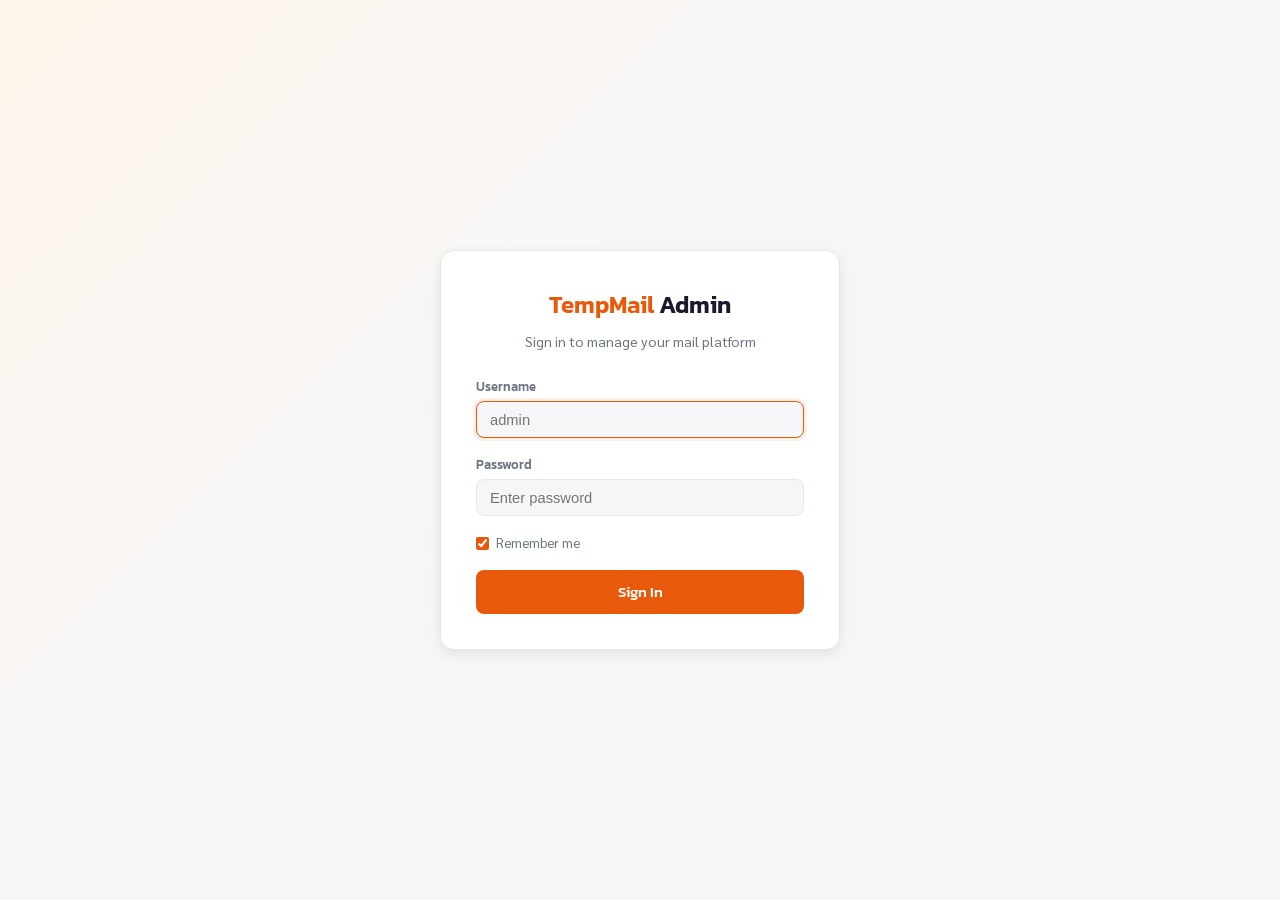
<file: api/admin-ui/index.html>
<!DOCTYPE html>
<html lang="en">

<head>
  <meta charset="UTF-8">
  <meta name="viewport" content="width=device-width,initial-scale=1">
  <meta name="description" content="TempMail Admin Panel — Manage domains, mailboxes, messages, and system settings">
  <meta name="theme-color" content="#e8590c">
  <title>TempMail Admin</title>
  <link rel="stylesheet" href="style.css?v=1.2">
  <link rel="preload" href="app.js?v=1.2" as="script">
</head>

<body>

  <!-- ── LOGIN ── -->
  <div class="login-wrap" id="loginScreen">
    <div class="login-box">
      <h1><span>TempMail</span> Admin</h1>
      <p class="sub">Sign in to manage your mail platform</p>
      <div class="login-err" id="loginErr"></div>
      <form onsubmit="doLogin(event)">
        <div class="fg"><label>Username</label><input type="text" id="userIn" placeholder="admin"
            autocomplete="username" autofocus></div>
        <div class="fg"><label>Password</label><input type="password" id="passIn" placeholder="Enter password"
            autocomplete="current-password"></div>
        <div class="rem"><input type="checkbox" id="remMe" checked><label for="remMe">Remember me</label></div>
        <button type="submit" class="btn-login" id="loginBtn">Sign In</button>
      </form>
    </div>
  </div>

  <!-- ── APP ── -->
  <div class="app" id="appW">
    <div class="topbar">
      <h1><span>TempMail</span> Admin</h1>
      <div class="topbar-r">
        <span class="status" id="srvStatus">Connected</span>
        <span class="usr" id="usrLabel"></span>
        <button class="btn-out" onclick="logout()">Logout</button>
      </div>
    </div>

    <div class="main">
      <div class="nav">
        <button class="on" onclick="tab('dash',this)">Dashboard</button>
        <button onclick="tab('dom',this)">Domains</button>
        <button onclick="tab('node',this)">Nodes</button>
        <button onclick="tab('filter',this)">Filters</button>
        <button onclick="tab('mbox',this)">Mailboxes</button>
        <button onclick="tab('msg',this)">Messages</button>
        <button onclick="tab('apikey',this)">API Keys</button>
        <button onclick="tab('audit',this)">Audit Log</button>
        <button onclick="tab('set',this)">Settings</button>
      </div>

      <!-- Dashboard -->
      <div class="pn on" id="pn-dash">
        <div class="dash-hero">
          <div class="dash-welcome">
            <h2 id="dashGreet">Welcome back</h2>
            <p id="dashSub">System overview at a glance</p>
          </div>
          <div class="sg" id="statsG"></div>
        </div>
        <div class="dash-section">
          <h3 class="dash-title">🏠 Service Status</h3>
          <div class="sys-st" id="sysSt"></div>
        </div>
        <div class="dash-section">
          <div class="cd-hd">
            <h3 class="dash-title">📊 System Metrics</h3><button class="btn btn-s"
              onclick="loadMetrics()">Refresh</button>
          </div>
          <div id="metricsBody">
            <div class="ldg">
              <div class="spin"></div>Loading metrics...
            </div>
          </div>
        </div>
      </div>

      <!-- Domains -->
      <div class="pn" id="pn-dom">
        <div class="cd">
          <div class="cd-hd">
            <h2>Domains</h2><button class="btn btn-p" onclick="openAddDomModal()">+ Add Domain</button>
          </div>
          <div class="sb">
            <input type="text" id="domQ" placeholder="Search domain / node / IP..." oninput="dSearch(loadDom)">
            <select id="domSt" onchange="loadDom(true)">
              <option value="">All Status</option>
              <option value="ACTIVE">Active</option>
              <option value="PENDING">Pending</option>
              <option value="DISABLED">Disabled</option>
            </select>
            <span class="cnt" id="domCnt"></span>
          </div>
          <div class="tbl-wrap">
            <table>
              <thead>
                <tr>
                  <th>Domain</th>
                  <th>Node</th>
                  <th>Status</th>
                  <th>Type</th>
                  <th>Created</th>
                  <th style="text-align:right">Actions</th>
                </tr>
              </thead>
              <tbody id="domT"></tbody>
            </table>
          </div>
          <div class="pg" id="domPg"></div>
        </div>
      </div>

      <!-- Nodes -->
      <div class="pn" id="pn-node">
        <div class="cd">
          <div class="cd-hd">
            <h2>Server Nodes</h2><button class="btn btn-p" onclick="openModal('addNodeM')">+ Add Node</button>
          </div>
          <div class="sb">
            <input type="text" id="nodeQ" placeholder="Search name / IP / region..." oninput="dSearch(loadNodes)">
            <select id="nodeSt" onchange="loadNodes(true)">
              <option value="">All Status</option>
              <option value="ACTIVE">Active</option>
              <option value="DISABLED">Disabled</option>
            </select>
            <span class="cnt" id="nodeCnt"></span>
          </div>
          <div class="tbl-wrap">
            <table>
              <thead>
                <tr>
                  <th>Name</th>
                  <th>Hostname</th>
                  <th>IP Address</th>
                  <th>Region</th>
                  <th>Domains</th>
                  <th>Status</th>
                  <th style="text-align:right">Actions</th>
                </tr>
              </thead>
              <tbody id="nodeT"></tbody>
            </table>
          </div>
          <div class="pg" id="nodePg"></div>
        </div>
      </div>

      <!-- Domain Filters -->
      <div class="pn" id="pn-filter">
        <div class="cd">
          <div class="cd-hd">
            <h2>Domain Filters (Block / Allow)</h2><button class="btn btn-p" onclick="openModal('addFilterM')">+ Add
              Filter</button>
          </div>
          <div class="sb">
            <input type="text" id="filterQ" placeholder="Search pattern / reason..." oninput="dSearch(loadFilters)">
            <select id="filterType" onchange="loadFilters(true)">
              <option value="">All Types</option>
              <option value="BLOCK">Block</option>
              <option value="ALLOW">Allow</option>
            </select>
            <span class="cnt" id="filterCnt"></span>
          </div>
          <div class="tbl-wrap">
            <table>
              <thead>
                <tr>
                  <th>Pattern</th>
                  <th>Type</th>
                  <th>Reason</th>
                  <th>Created</th>
                  <th style="text-align:right">Actions</th>
                </tr>
              </thead>
              <tbody id="filterT"></tbody>
            </table>
          </div>
          <div class="pg" id="filterPg"></div>
        </div>
      </div>

      <!-- Mailboxes -->
      <div class="pn" id="pn-mbox">
        <div class="cd">
          <div class="cd-hd">
            <h2>Mailboxes</h2><button class="btn btn-p" onclick="quickCreateMbox()">⚡ Quick Create</button>
          </div>
          <div class="sb">
            <input type="text" id="mboxQ" placeholder="Search address..." oninput="dSearch(loadMbox)">
            <select id="mboxSt" onchange="loadMbox()">
              <option value="ACTIVE">Active</option>
              <option value="">All</option>
              <option value="DELETED">Deleted</option>
              <option value="EXPIRED">Expired</option>
            </select>
            <span class="cnt" id="mboxCnt"></span>
          </div>
          <div class="tbl-wrap">
            <table>
              <thead>
                <tr>
                  <th>Address</th>
                  <th>Status</th>
                  <th>Tenant</th>
                  <th>Expires</th>
                  <th style="text-align:right">Actions</th>
                </tr>
              </thead>
              <tbody id="mboxT"></tbody>
            </table>
          </div>
          <div class="pg" id="mboxPg"></div>
        </div>
      </div>

      <!-- Messages -->
      <div class="pn" id="pn-msg">
        <div class="cd">
          <div class="cd-hd">
            <h2>Messages</h2><button class="btn btn-d" id="msgBulkBtn" style="display:none" onclick="bulkDeleteMsg()">🗑
              Delete Selected (<span id="msgSelCnt">0</span>)</button>
          </div>
          <div class="sb">
            <input type="text" id="msgQ" placeholder="Search from/to/subject..." oninput="dSearch(loadMsg)">
            <select id="msgSt" onchange="loadMsg(true)">
              <option value="">All Mailboxes</option>
              <option value="ACTIVE">Active</option>
              <option value="EXPIRED">Expired</option>
              <option value="ORPHANED">Orphaned</option>
            </select>
            <span class="cnt" id="msgCnt"></span>
          </div>
          <div class="tbl-wrap">
            <table>
              <thead>
                <tr>
                  <th style="width:32px"><input type="checkbox" id="msgSelAll" onchange="toggleMsgSelAll(this.checked)">
                  </th>
                  <th>From</th>
                  <th>Subject</th>
                  <th>Mailbox</th>
                  <th>Status</th>
                  <th>Spam</th>
                  <th>Expires</th>
                  <th>Received</th>
                  <th style="text-align:right">Actions</th>
                </tr>
              </thead>
              <tbody id="msgT"></tbody>
            </table>
          </div>
          <div class="pg" id="msgPg"></div>
        </div>
      </div>

      <!-- API Keys -->
      <div class="pn" id="pn-apikey">
        <div class="cd">
          <div class="cd-hd">
            <h2>API Keys</h2><button class="btn btn-p" onclick="openModal('addKeyM')">+ Create Key</button>
          </div>
          <div class="sb">
            <input type="text" id="keyQ" placeholder="Search name / prefix..." oninput="dSearch(loadAPIKeys)">
            <select id="keySt" onchange="loadAPIKeys(true)">
              <option value="">All Status</option>
              <option value="ACTIVE">Active</option>
              <option value="DISABLED">Disabled</option>
            </select>
            <span class="cnt" id="keyCnt"></span>
          </div>
          <div class="tbl-wrap">
            <table>
              <thead>
                <tr>
                  <th>Name</th>
                  <th>Key Prefix</th>
                  <th>Permissions</th>
                  <th>Rate Limit</th>
                  <th>Status</th>
                  <th>Created</th>
                  <th style="text-align:right">Actions</th>
                </tr>
              </thead>
              <tbody id="keyT"></tbody>
            </table>
          </div>
          <div class="pg" id="keyPg"></div>
        </div>
      </div>

      <!-- Audit -->
      <div class="pn" id="pn-audit">
        <div class="cd">
          <div class="cd-hd">
            <h2>Audit Log</h2>
          </div>
          <div class="sb">
            <input type="text" id="auditQ" placeholder="Search action / target / user / IP..."
              oninput="dSearch(loadAudit)">
            <select id="auditAction" onchange="loadAudit(true)">
              <option value="">All Actions</option>
            </select>
            <span class="cnt" id="auditCnt"></span>
          </div>
          <div class="tbl-wrap">
            <table>
              <thead>
                <tr>
                  <th>Action</th>
                  <th>Target</th>
                  <th>User</th>
                  <th>IP</th>
                  <th>Time</th>
                </tr>
              </thead>
              <tbody id="auditT"></tbody>
            </table>
          </div>
          <div class="pg" id="auditPg"></div>
        </div>
      </div>

      <!-- Settings -->
      <div class="pn" id="pn-set">
        <div class="cd">
          <div class="cd-hd">
            <h2>Settings</h2>
            <div><button class="btn btn-i" onclick="testWebhook()">🔔 Test Webhook</button> <button class="btn btn-s"
                onclick="exportConfig()">Export Config</button> <button class="btn btn-s"
                onclick="document.getElementById('importFile').click()">Import Config</button>
              <input type="file" id="importFile" accept=".json" style="display:none" onchange="importConfig(this)">
            </div>
          </div>
          <div id="setForm"></div>
          <div style="margin-top:1rem"><button class="btn btn-p" onclick="saveSet()">Save Settings</button></div>
        </div>
      </div>
    </div>
  </div>

  <!-- ── MODALS ── -->
  <div class="modal-bg" id="addDomM">
    <div class="modal">
      <h3>Add Domain</h3>
      <div class="fg"><label>Domain Name</label><input type="text" id="newDomIn" placeholder="example.com"></div>
      <div class="fg"><label>Assign to Node</label><select id="newDomNode">
          <option value="">— No node (manual DNS) —</option>
        </select></div>
      <div id="addDomResult"></div>
      <div class="modal-btns"><button class="btn btn-s" onclick="closeModal()">Cancel</button><button class="btn btn-p"
          onclick="addDom()">Add</button></div>
    </div>
  </div>

  <div class="modal-bg" id="dnsM">
    <div class="modal" style="min-width:480px">
      <h3 id="dnsTitle">DNS Check</h3>
      <div id="dnsBody"></div>
      <div class="modal-btns"><button class="btn btn-s" onclick="closeModal()">Close</button></div>
    </div>
  </div>

  <div class="modal-bg" id="addNodeM">
    <div class="modal">
      <h3>Add Server Node</h3>
      <div class="fg"><label>Node Name</label><input type="text" id="newNodeName" placeholder="e.g. sg-primary"></div>
      <div class="fg"><label>IP Address</label><input type="text" id="newNodeIP" placeholder="e.g. 68.183.184.209">
      </div>
      <div class="fg"><label>Hostname (for MX record)</label>
        <div style="display:flex;gap:.4rem"><input type="text" id="newNodeHostname" placeholder="e.g. mx1.tempmail.dev"
            style="flex:1"><button class="btn btn-i" onclick="scanNewNodeHostname()" id="scanNewNodeBtn">🔍
            Scan</button></div>
        <div id="scanNewNodeResult" style="margin-top:.3rem;font-size:.78rem"></div>
      </div>
      <div class="fg"><label>Region (optional)</label><input type="text" id="newNodeRegion"
          placeholder="e.g. Singapore"></div>
      <div class="modal-btns"><button class="btn btn-s" onclick="closeModal()">Cancel</button><button class="btn btn-p"
          onclick="addNode()">Add Node</button></div>
    </div>
  </div>

  <div class="modal-bg" id="addFilterM">
    <div class="modal">
      <h3>Add Domain Filter</h3>
      <div class="fg"><label>Domain Pattern</label><input type="text" id="newFilterPat"
          placeholder="e.g. spam.com or *.spam.com"></div>
      <div class="fg"><label>Type</label><select id="newFilterType">
          <option value="BLOCK">BLOCK (reject mail from this domain)</option>
          <option value="ALLOW">ALLOW (always accept)</option>
        </select></div>
      <div class="fg"><label>Reason (optional)</label><input type="text" id="newFilterReason"
          placeholder="e.g. Known spam source"></div>
      <div class="modal-btns"><button class="btn btn-s" onclick="closeModal()">Cancel</button><button class="btn btn-p"
          onclick="addFilter()">Add Filter</button></div>
    </div>
  </div>

  <div class="modal-bg" id="addKeyM">
    <div class="modal">
      <h3>Create API Key</h3>
      <div class="fg"><label>Key Name</label><input type="text" id="newKeyName" placeholder="e.g. frontend-prod"></div>
      <div class="fg"><label>Permissions</label><select id="newKeyPerms">
          <option value="read,write">Read + Write</option>
          <option value="read">Read Only</option>
        </select></div>
      <div class="fg"><label>Rate Limit (req/min)</label><input type="number" id="newKeyRate" value="100" min="1"></div>
      <div id="newKeyResult"></div>
      <div class="modal-btns"><button class="btn btn-s" onclick="closeModal()">Cancel</button><button class="btn btn-p"
          onclick="addAPIKey()">Create</button></div>
    </div>
  </div>

  <!-- Email Reader Panel (slide-out) -->
  <div class="reader-overlay" id="readerOverlay" onclick="closeReader()"></div>
  <div class="reader-panel" id="readerPanel">
    <div class="reader-hd">
      <h3 id="readerSubject">Email Preview</h3>
      <button class="btn btn-s" onclick="closeReader()">✕ Close</button>
    </div>
    <div class="reader-meta" id="readerMeta"></div>
    <div class="reader-tabs">
      <button class="reader-tab on" id="rtHtml" onclick="readerTab('html')">HTML</button>
      <button class="reader-tab" id="rtText" onclick="readerTab('text')">Text</button>
      <button class="reader-tab" id="rtRaw" onclick="readerTab('raw')">Source</button>
    </div>
    <div class="reader-body" id="readerBody">
      <div class="ldg">
        <div class="spin"></div>Loading...
      </div>
    </div>
    <div class="reader-att" id="readerAtt"></div>
  </div>

  <div class="modal-bg" id="editM">
    <div class="modal" style="min-width:420px">
      <h3 id="editTitle">Edit</h3>
      <div id="editFields"></div>
      <div class="modal-btns"><button class="btn btn-s" onclick="closeModal()">Cancel</button><button class="btn btn-p"
          id="editSaveBtn" onclick="saveEdit()">Save Changes</button></div>
    </div>
  </div>


  <!-- Confirm Modal (replaces browser confirm) -->
  <div id="confirmBg" onclick="if(event.target===this)cancelConfirm()">
    <div class="confirm-box">
      <div class="confirm-icon danger" id="confirmIcon">🗑</div>
      <div class="confirm-title" id="confirmTitle">Confirm</div>
      <div class="confirm-msg" id="confirmMsg">Are you sure?</div>
      <div class="confirm-btns">
        <button class="btn btn-s" onclick="cancelConfirm()">Cancel</button>
        <button class="btn btn-d" id="confirmBtn" onclick="doConfirm()">Delete</button>
      </div>
    </div>
  </div>

  <script src="app.js?v=1.2" defer></script>
</body>

</html>
</file>
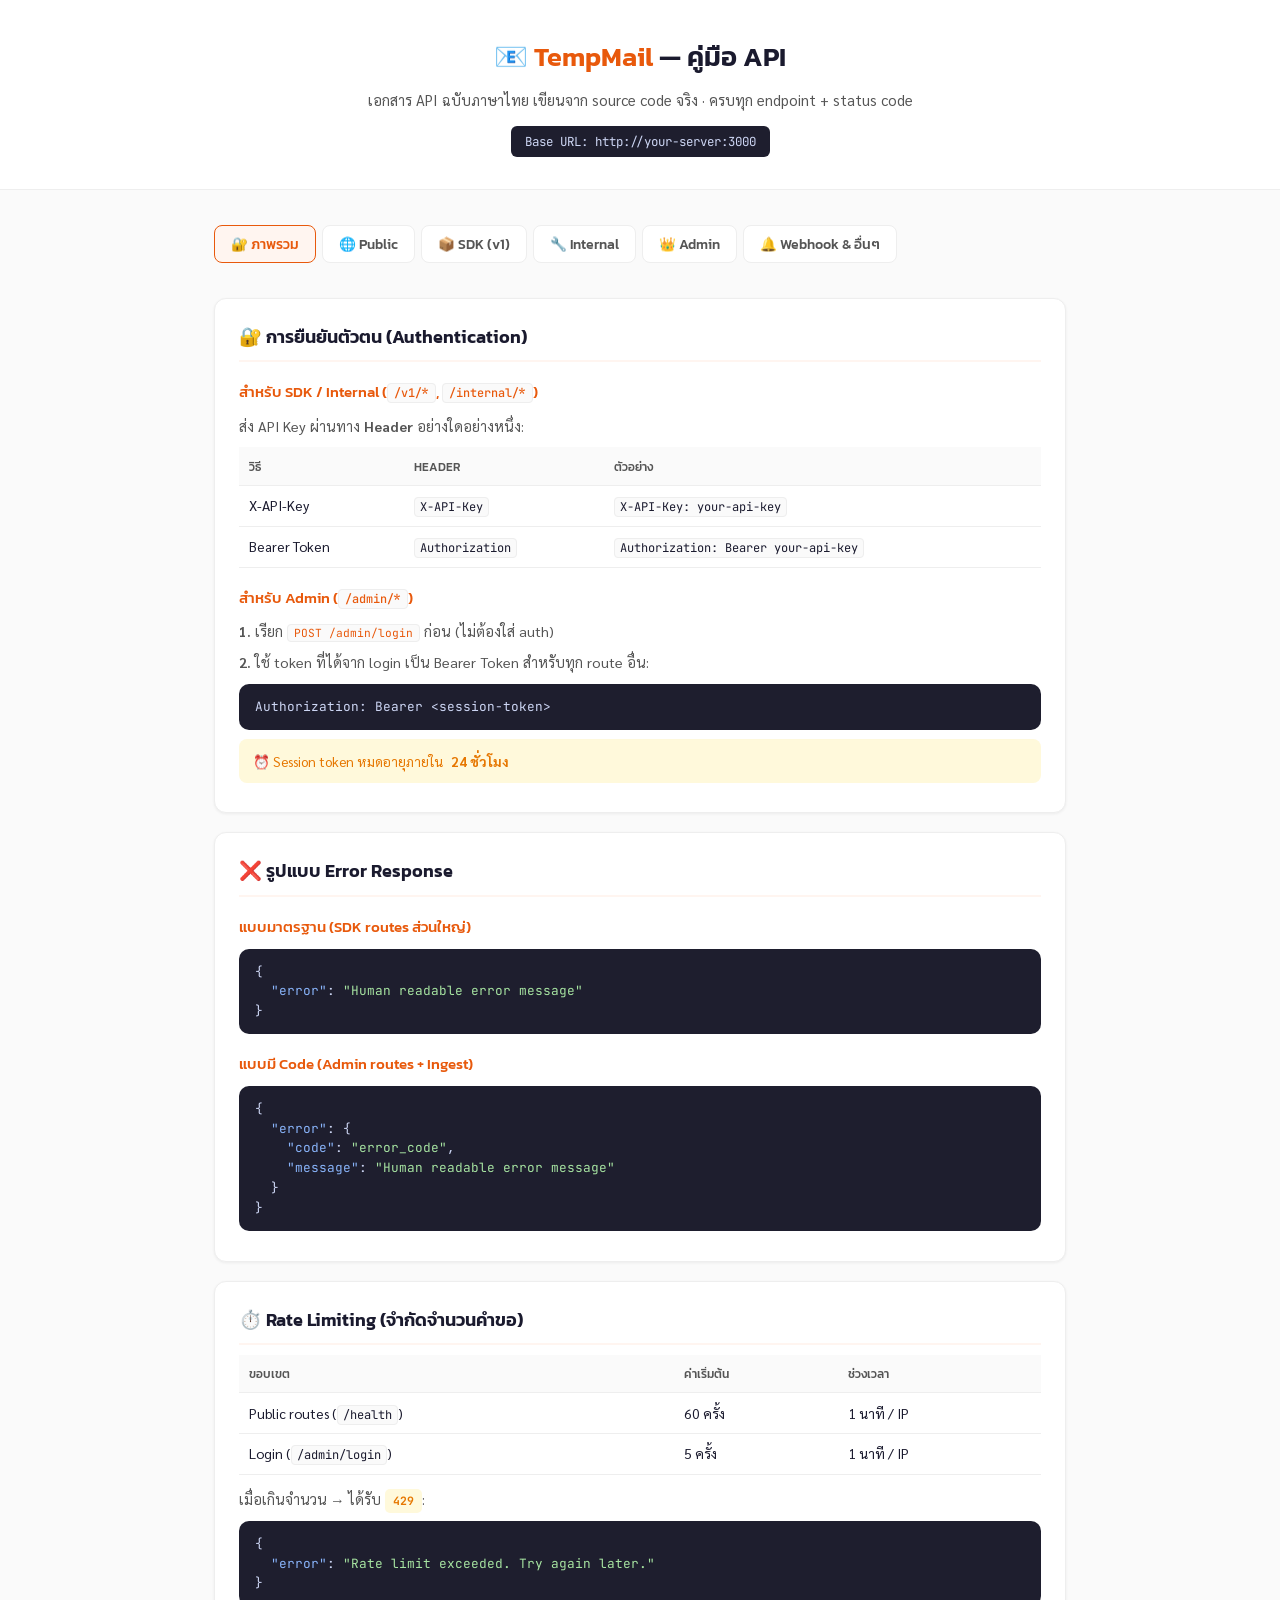
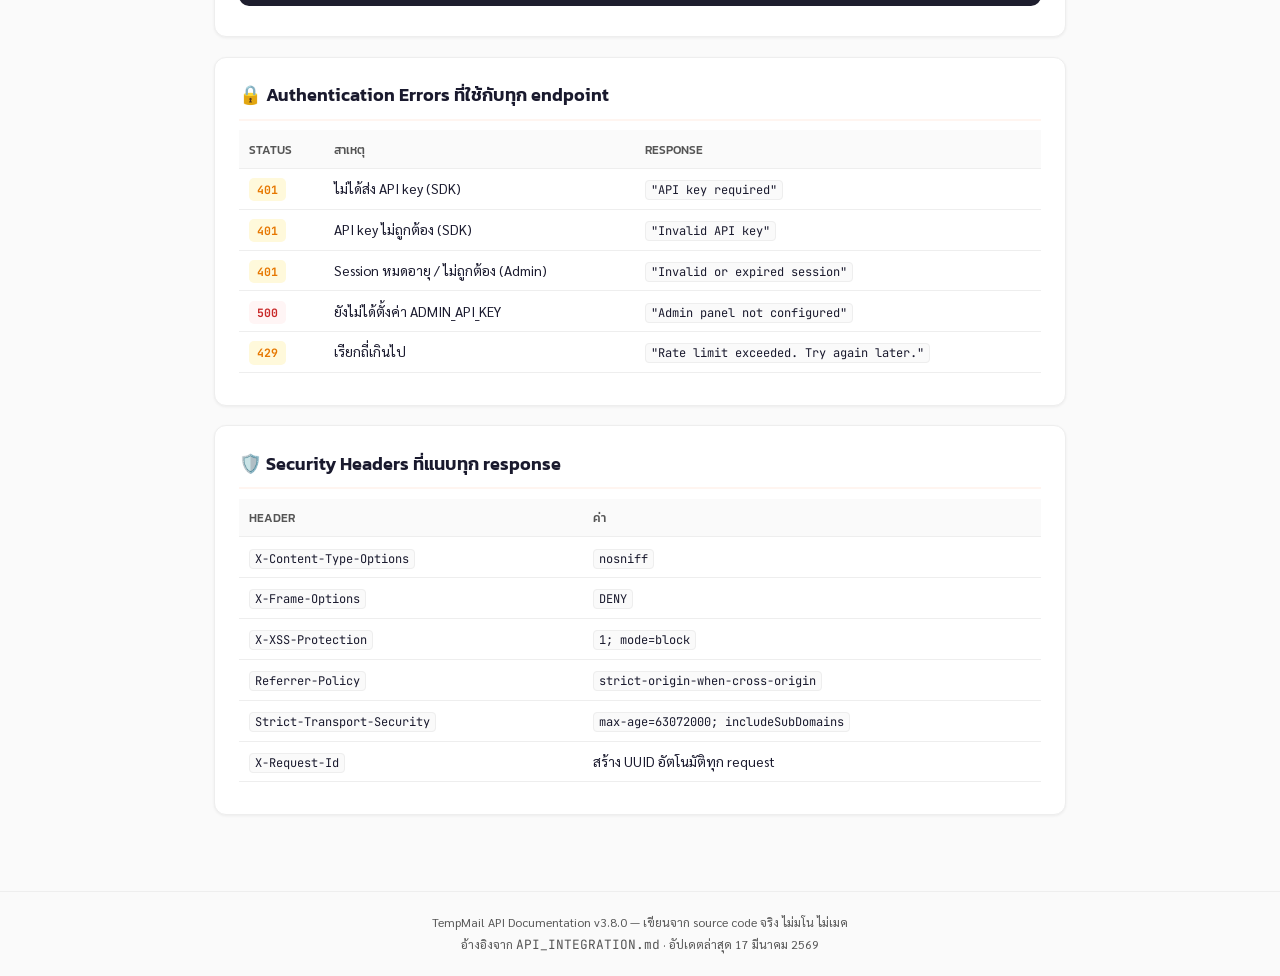
<file: API_INTEGRATION_TH.html>
<!DOCTYPE html>
<html lang="th">
<head>
<meta charset="UTF-8">
<meta name="viewport" content="width=device-width,initial-scale=1">
<title>TempMail — คู่มือ API สำหรับนักพัฒนา</title>
<meta name="description" content="เอกสาร API ของ TempMail ฉบับภาษาไทย ครบทุก endpoint, status code, request/response — เขียนจาก source code จริง">
<link href="https://fonts.googleapis.com/css2?family=Kanit:wght@300;400;500;600;700&family=Sarabun:wght@300;400;500;600;700&family=JetBrains+Mono:wght@400;500&display=swap" rel="stylesheet">
<style>
*{margin:0;padding:0;box-sizing:border-box}
:root{--bg:#fafafa;--card:#fff;--tx:#1a1a2e;--tx2:#555;--ac:#e8590c;--acbg:#fff5f0;--bd:#eee;--cbg:#1e1e2e;--ctx:#cdd6f4;--gn:#2b8a3e;--gnbg:#ebfbee;--bl:#1971c2;--blbg:#e7f5ff;--yw:#e67700;--ywbg:#fff9db;--rd:#c92a2a;--rdbg:#fff5f5;--pp:#7c3aed;--ppbg:#f5f3ff;--cy:#0891b2;--cybg:#ecfeff;--r:12px;--sh:0 1px 3px rgba(0,0,0,.06)}
body{background:var(--bg);color:var(--tx);font-family:'Sarabun',sans-serif;line-height:1.85;font-size:16px}
header{background:#fff;border-bottom:1px solid var(--bd);padding:2rem 1.5rem;text-align:center}
header h1{font-family:'Kanit',sans-serif;font-size:1.7rem;font-weight:600;color:var(--tx)}
header h1 span{color:var(--ac)}
header p{color:var(--tx2);font-size:.92rem;margin-top:.2rem}
header .base{display:inline-block;margin-top:.5rem;padding:4px 14px;background:var(--cbg);border-radius:6px;font-family:'JetBrains Mono',monospace;font-size:.78rem;color:var(--ctx)}
.w{max-width:900px;margin:0 auto;padding:1.5rem}
.tabs{display:flex;gap:6px;flex-wrap:wrap;margin-bottom:1.5rem;position:sticky;top:0;z-index:10;background:var(--bg);padding:.7rem 0}
.t{font-family:'Kanit',sans-serif;padding:.5rem 1rem;background:var(--card);border:1.5px solid var(--bd);border-radius:8px;color:var(--tx2);cursor:pointer;font-size:.85rem;font-weight:500;transition:all .15s}
.t:hover{border-color:var(--ac);color:var(--ac)}.t.on{border-color:var(--ac);color:var(--ac);background:var(--acbg)}
.pn{display:none}.pn.on{display:block}
.c{background:var(--card);border:1px solid var(--bd);border-radius:var(--r);padding:1.3rem 1.5rem;margin-bottom:1.2rem;box-shadow:var(--sh)}
.c h2{font-family:'Kanit',sans-serif;font-size:1.15rem;font-weight:600;margin-bottom:.6rem;padding-bottom:.4rem;border-bottom:2px solid var(--acbg)}
.c h3{font-family:'Kanit',sans-serif;font-size:.95rem;font-weight:500;margin:1rem 0 .4rem;color:var(--ac)}
p{font-size:.9rem;margin:.3rem 0;color:var(--tx2)}
pre{background:var(--cbg);border-radius:10px;padding:.8rem 1rem;overflow-x:auto;margin:.5rem 0 .6rem}
code{font-family:'JetBrains Mono',monospace;font-size:.8rem}
pre code{color:var(--ctx);display:block;white-space:pre;line-height:1.55}
.cm{color:#6c7086}
.ck{color:#89b4fa}.cs{color:#a6e3a1}.cn{color:#fab387}.cb{color:#f9e2af}
table{width:100%;border-collapse:collapse;margin:.5rem 0 .7rem;font-size:.86rem}
th,td{padding:.45rem .65rem;text-align:left;border-bottom:1px solid var(--bd)}
th{font-family:'Kanit',sans-serif;font-weight:500;color:var(--tx2);font-size:.78rem;text-transform:uppercase;background:var(--bg);white-space:nowrap}
td code{font-size:.75rem;background:var(--bg);padding:1px 5px;border-radius:4px;border:1px solid var(--bd)}
.n{border-radius:8px;padding:.6rem .9rem;margin:.5rem 0;font-size:.85rem;display:flex;gap:.5rem;align-items:flex-start}
.ni{background:var(--blbg);color:var(--bl)}.ns{background:var(--gnbg);color:var(--gn)}
.nw{background:var(--ywbg);color:var(--yw)}.nd{background:var(--rdbg);color:var(--rd)}
.ep{display:flex;align-items:center;gap:.5rem;flex-wrap:wrap;margin-bottom:.4rem}
.mth{font-family:'JetBrains Mono',monospace;font-size:.72rem;padding:3px 10px;border-radius:6px;font-weight:700;letter-spacing:.5px}
.m-get{background:var(--blbg);color:var(--bl)}.m-post{background:var(--gnbg);color:var(--gn)}
.m-put{background:var(--ywbg);color:var(--yw)}.m-patch{background:var(--ppbg);color:var(--pp)}
.m-delete{background:var(--rdbg);color:var(--rd)}.m-sse{background:var(--cybg);color:var(--cy)}
.pth{font-family:'JetBrains Mono',monospace;font-size:.92rem;font-weight:500;color:var(--tx)}
.ic{font-family:'JetBrains Mono',monospace;background:var(--bg);padding:1px 6px;border-radius:4px;border:1px solid var(--bd);font-size:.78em;color:var(--ac)}
.sb{display:inline-block;padding:1px 8px;border-radius:5px;font-size:.72rem;font-family:'JetBrains Mono',monospace;font-weight:700}
.sb-2{background:var(--gnbg);color:var(--gn)}.sb-4{background:var(--ywbg);color:var(--yw)}.sb-5{background:var(--rdbg);color:var(--rd)}
.sep{border:none;border-top:1px dashed var(--bd);margin:1rem 0}
footer{padding:1.2rem;text-align:center;color:var(--tx2);font-size:.75rem;border-top:1px solid var(--bd);margin-top:2rem}
@media(max-width:640px){.tabs{flex-direction:column}header h1{font-size:1.3rem}table{font-size:.78rem}th,td{padding:.3rem .4rem}}
</style>
</head>
<body>
<header>
<h1>📧 <span>TempMail</span> — คู่มือ API</h1>
<p>เอกสาร API ฉบับภาษาไทย เขียนจาก source code จริง · ครบทุก endpoint + status code</p>
<div class="base">Base URL: http://your-server:3000</div>
</header>
<div class="w">
<div class="tabs">
<button class="t on" onclick="go('p0',this)">🔐 ภาพรวม</button>
<button class="t" onclick="go('p1',this)">🌐 Public</button>
<button class="t" onclick="go('p2',this)">📦 SDK (v1)</button>
<button class="t" onclick="go('p3',this)">🔧 Internal</button>
<button class="t" onclick="go('p4',this)">👑 Admin</button>
<button class="t" onclick="go('p5',this)">🔔 Webhook &amp; อื่นๆ</button>
</div>

<!-- ========== P0: ภาพรวม ========== -->
<div class="pn on" id="p0">

<div class="c"><h2>🔐 การยืนยันตัวตน (Authentication)</h2>

<h3>สำหรับ SDK / Internal (<code class="ic">/v1/*</code>, <code class="ic">/internal/*</code>)</h3>
<p>ส่ง API Key ผ่านทาง <b>Header</b> อย่างใดอย่างหนึ่ง:</p>
<table>
<tr><th>วิธี</th><th>Header</th><th>ตัวอย่าง</th></tr>
<tr><td>X-API-Key</td><td><code>X-API-Key</code></td><td><code>X-API-Key: your-api-key</code></td></tr>
<tr><td>Bearer Token</td><td><code>Authorization</code></td><td><code>Authorization: Bearer your-api-key</code></td></tr>
</table>

<h3>สำหรับ Admin (<code class="ic">/admin/*</code>)</h3>
<p><b>1.</b> เรียก <code class="ic">POST /admin/login</code> ก่อน (ไม่ต้องใส่ auth)</p>
<p><b>2.</b> ใช้ token ที่ได้จาก login เป็น Bearer Token สำหรับทุก route อื่น:</p>
<pre><code>Authorization: Bearer &lt;session-token&gt;</code></pre>
<div class="nw n">⏰ Session token หมดอายุภายใน <b>24 ชั่วโมง</b></div>
</div>

<div class="c"><h2>❌ รูปแบบ Error Response</h2>

<h3>แบบมาตรฐาน (SDK routes ส่วนใหญ่)</h3>
<pre><code>{
  <span class="ck">"error"</span>: <span class="cs">"Human readable error message"</span>
}</code></pre>

<h3>แบบมี Code (Admin routes + Ingest)</h3>
<pre><code>{
  <span class="ck">"error"</span>: {
    <span class="ck">"code"</span>: <span class="cs">"error_code"</span>,
    <span class="ck">"message"</span>: <span class="cs">"Human readable error message"</span>
  }
}</code></pre>
</div>

<div class="c"><h2>⏱️ Rate Limiting (จำกัดจำนวนคำขอ)</h2>
<table>
<tr><th>ขอบเขต</th><th>ค่าเริ่มต้น</th><th>ช่วงเวลา</th></tr>
<tr><td>Public routes (<code>/health</code>)</td><td>60 ครั้ง</td><td>1 นาที / IP</td></tr>
<tr><td>Login (<code>/admin/login</code>)</td><td>5 ครั้ง</td><td>1 นาที / IP</td></tr>
</table>
<p>เมื่อเกินจำนวน → ได้รับ <span class="sb sb-4">429</span>:</p>
<pre><code>{
  <span class="ck">"error"</span>: <span class="cs">"Rate limit exceeded. Try again later."</span>
}</code></pre>
</div>

<div class="c"><h2>🔒 Authentication Errors ที่ใช้กับทุก endpoint</h2>
<table>
<tr><th>Status</th><th>สาเหตุ</th><th>Response</th></tr>
<tr><td><span class="sb sb-4">401</span></td><td>ไม่ได้ส่ง API key (SDK)</td><td><code>"API key required"</code></td></tr>
<tr><td><span class="sb sb-4">401</span></td><td>API key ไม่ถูกต้อง (SDK)</td><td><code>"Invalid API key"</code></td></tr>
<tr><td><span class="sb sb-4">401</span></td><td>Session หมดอายุ / ไม่ถูกต้อง (Admin)</td><td><code>"Invalid or expired session"</code></td></tr>
<tr><td><span class="sb sb-5">500</span></td><td>ยังไม่ได้ตั้งค่า ADMIN_API_KEY</td><td><code>"Admin panel not configured"</code></td></tr>
<tr><td><span class="sb sb-4">429</span></td><td>เรียกถี่เกินไป</td><td><code>"Rate limit exceeded. Try again later."</code></td></tr>
</table>
</div>

<div class="c"><h2>🛡️ Security Headers ที่แนบทุก response</h2>
<table>
<tr><th>Header</th><th>ค่า</th></tr>
<tr><td><code>X-Content-Type-Options</code></td><td><code>nosniff</code></td></tr>
<tr><td><code>X-Frame-Options</code></td><td><code>DENY</code></td></tr>
<tr><td><code>X-XSS-Protection</code></td><td><code>1; mode=block</code></td></tr>
<tr><td><code>Referrer-Policy</code></td><td><code>strict-origin-when-cross-origin</code></td></tr>
<tr><td><code>Strict-Transport-Security</code></td><td><code>max-age=63072000; includeSubDomains</code></td></tr>
<tr><td><code>X-Request-Id</code></td><td>สร้าง UUID อัตโนมัติทุก request</td></tr>
</table>
</div>

</div><!-- /p0 -->

<!-- ========== P1: Public Endpoints ========== -->
<div class="pn" id="p1">

<div class="c"><h2>🌐 Public Endpoints</h2>
<p>ไม่ต้องใส่ API key หรือ auth ใดๆ</p>
</div>

<div class="c">
<div class="ep"><span class="mth m-get">GET</span><span class="pth">/health</span></div>
<h2>ตรวจสอบสถานะเซิร์ฟเวอร์ (Health Check)</h2>
<p>ใช้เช็คว่าระบบทำงานปกติหรือไม่ — ไม่ต้องยืนยันตัวตน</p>

<h3>ตัวอย่าง Request</h3>
<pre><code>GET /health</code></pre>

<h3>Response สำเร็จ — <span class="sb sb-2">200</span></h3>
<pre><code>{
  <span class="ck">"status"</span>: <span class="cs">"ok"</span>
}</code></pre>

<h3>Status Codes ทั้งหมด</h3>
<table>
<tr><th>Status</th><th>ความหมาย</th></tr>
<tr><td><span class="sb sb-2">200</span></td><td>เซิร์ฟเวอร์ทำงานปกติ</td></tr>
<tr><td><span class="sb sb-4">429</span></td><td>เรียกถี่เกินไป (Rate limit exceeded)</td></tr>
</table>
</div>

<!-- GET /api/server-info -->
<div class="c">
<div class="ep"><span class="mth m-get">GET</span><span class="pth">/api/server-info</span></div>
<h2>ดึงข้อมูลเซิร์ฟเวอร์และ DNS Instructions</h2>
<p>ดึงข้อมูล server node + DNS records ที่ต้องตั้งค่าเมื่อเพิ่ม domain ใหม่ — ไม่ต้องยืนยันตัวตน</p>
<div class="ni n">💡 Web App ใช้ endpoint นี้ดึงข้อมูลไปแสดง DNS setup instructions ให้ user</div>

<h3>ตัวอย่าง Request</h3>
<pre><code>GET /api/server-info</code></pre>

<h3>Response สำเร็จ — <span class="sb sb-2">200</span></h3>
<pre><code>{
  <span class="ck">"hostname"</span>: <span class="cs">"mx1.tempmail.dev"</span>,
  <span class="ck">"ip"</span>: <span class="cs">"68.183.184.209"</span>,
  <span class="ck">"smtp_port"</span>: <span class="cn">25</span>,
  <span class="ck">"dns_records"</span>: {
    <span class="ck">"mx"</span>: [
      { <span class="ck">"type"</span>: <span class="cs">"MX"</span>, <span class="ck">"name"</span>: <span class="cs">"@"</span>, <span class="ck">"value"</span>: <span class="cs">"mx1.tempmail.dev"</span>, <span class="ck">"priority"</span>: <span class="cn">10</span> }
    ],
    <span class="ck">"spf"</span>: {
      <span class="ck">"type"</span>: <span class="cs">"TXT"</span>,
      <span class="ck">"name"</span>: <span class="cs">"@"</span>,
      <span class="ck">"value"</span>: <span class="cs">"v=spf1 ip4:68.183.184.209 ~all"</span>
    },
    <span class="ck">"dmarc"</span>: {
      <span class="ck">"type"</span>: <span class="cs">"TXT"</span>,
      <span class="ck">"name"</span>: <span class="cs">"_dmarc"</span>,
      <span class="ck">"value"</span>: <span class="cs">"v=DMARC1; p=none;"</span>
    }
  },
  <span class="ck">"nodes"</span>: [
    {
      <span class="ck">"id"</span>: <span class="cs">"uuid"</span>,
      <span class="ck">"name"</span>: <span class="cs">"primary"</span>,
      <span class="ck">"hostname"</span>: <span class="cs">"mx1.tempmail.dev"</span>,
      <span class="ck">"ip"</span>: <span class="cs">"68.183.184.209"</span>,
      <span class="ck">"region"</span>: <span class="cs">"sgp1"</span>,
      <span class="ck">"active"</span>: <span class="cn">true</span>
    }
  ]
}</code></pre>

<h3>คำอธิบายฟิลด์</h3>
<table>
<tr><th>ฟิลด์</th><th>ชนิด</th><th>คำอธิบาย</th></tr>
<tr><td><code>hostname</code></td><td>string</td><td>Hostname ของ node หลัก (ถ้าไม่มี Hostname จะใช้ IP แทน)</td></tr>
<tr><td><code>ip</code></td><td>string</td><td>IP address ของ node หลัก</td></tr>
<tr><td><code>smtp_port</code></td><td>integer</td><td>SMTP port — ตั้งค่าผ่าน setting <code>smtp_port</code> (ค่าเริ่มต้น: <code>25</code>)</td></tr>
<tr><td><code>dns_records.mx</code></td><td>array</td><td>MX records — 1 record ต่อ active node, priority เพิ่มทีละ 10</td></tr>
<tr><td><code>dns_records.spf</code></td><td>object</td><td>SPF TXT record — รวม IP ทุก node, qualifier ตั้งผ่าน <code>spf_qualifier</code></td></tr>
<tr><td><code>dns_records.dmarc</code></td><td>object</td><td>DMARC TXT record — policy ตั้งผ่าน <code>dmarc_policy</code></td></tr>
<tr><td><code>nodes</code></td><td>array</td><td>รายการ server nodes ที่ active ทั้งหมด</td></tr>
</table>

<h3>⚙️ ตั้งค่าได้ผ่าน Admin Panel → Settings</h3>
<table>
<tr><th>Key</th><th>ค่าเริ่มต้น</th><th>คำอธิบาย</th></tr>
<tr><td><code>smtp_port</code></td><td><code>25</code></td><td>SMTP port ที่แสดงใน DNS instructions</td></tr>
<tr><td><code>dmarc_policy</code></td><td><code>none</code></td><td>DMARC policy: <code>none</code>, <code>quarantine</code>, <code>reject</code></td></tr>
<tr><td><code>spf_qualifier</code></td><td><code>~all</code></td><td>SPF qualifier: <code>~all</code>, <code>-all</code>, <code>+all</code>, <code>?all</code></td></tr>
</table>

<h3>ตัวอย่างการใช้งานใน JavaScript</h3>
<pre><code><span class="ck">const</span> res = <span class="ck">await</span> fetch(<span class="cs">'http://68.183.184.209:4000/api/server-info'</span>);
<span class="ck">const</span> info = <span class="ck">await</span> res.json();

<span class="cm">// แสดง DNS instructions ให้ user</span>
console.log(`MX Record: ${info.dns_records.mx[0].value}`);
console.log(`SPF Record: ${info.dns_records.spf.value}`);
console.log(`DMARC Record: ${info.dns_records.dmarc.value}`);</code></pre>

<h3>Status Codes ทั้งหมด</h3>
<table>
<tr><th>Status</th><th>ความหมาย</th></tr>
<tr><td><span class="sb sb-2">200</span></td><td>สำเร็จ — ได้ข้อมูล server และ DNS records</td></tr>
<tr><td><span class="sb sb-4">429</span></td><td>เรียกถี่เกินไป (Rate limit exceeded)</td></tr>
<tr><td><span class="sb sb-5">500</span></td><td>ดึงข้อมูลล้มเหลว (database_error)</td></tr>
</table>
</div>

</div><!-- /p1 -->

<!-- ========== P2: SDK Endpoints ========== -->
<div class="pn" id="p2">

<div class="c"><h2>📦 SDK Endpoints (v1)</h2>
<div class="ni n">🔑 ทุก endpoint ต้องส่ง API Key ผ่าน <code>X-API-Key</code> หรือ <code>Authorization: Bearer &lt;key&gt;</code></div>
</div>

<!-- POST /v1/mailbox/create -->
<div class="c">
<div class="ep"><span class="mth m-post">POST</span><span class="pth">/v1/mailbox/create</span></div>
<h2>สร้างกล่องจดหมายชั่วคราว</h2>
<p>สร้าง mailbox ใหม่ สามารถกำหนดชื่อเองหรือปล่อยให้ระบบสร้างอัตโนมัติ</p>

<h3>Request Body</h3>
<pre><code>{
  <span class="ck">"localPart"</span>: <span class="cs">"john.doe"</span>,
  <span class="ck">"domainId"</span>: <span class="cs">"uuid-of-domain"</span>,
  <span class="ck">"tenantId"</span>: <span class="cs">"user-123"</span>,
  <span class="ck">"ttlHours"</span>: <span class="cn">24</span>
}</code></pre>
<table>
<tr><th>ฟิลด์</th><th>ชนิด</th><th>จำเป็น</th><th>คำอธิบาย</th></tr>
<tr><td><code>localPart</code></td><td>string</td><td>ไม่</td><td>ชื่อ mailbox (a-z, 0-9, <code>.</code> <code>-</code> <code>_</code>) — ถ้าไม่ใส่จะสร้างอัตโนมัติ</td></tr>
<tr><td><code>domainId</code></td><td>string</td><td>ไม่</td><td>UUID ของโดเมนที่ต้องการ — ถ้าไม่ใส่จะใช้โดเมน public ตัวแรก</td></tr>
<tr><td><code>tenantId</code></td><td>string</td><td>ไม่</td><td>ID ผู้ใช้ของคุณ — ค่าเริ่มต้น: <code>"anonymous"</code></td></tr>
<tr><td><code>ttlHours</code></td><td>integer</td><td>ไม่</td><td>อายุการใช้งาน (ชั่วโมง) — ค่าเริ่มต้น: <code>24</code></td></tr>
</table>

<h3>Response สำเร็จ — <span class="sb sb-2">201</span></h3>
<pre><code>{
  <span class="ck">"id"</span>: <span class="cs">"uuid"</span>,
  <span class="ck">"address"</span>: <span class="cs">"john.doe@example.com"</span>,
  <span class="ck">"localPart"</span>: <span class="cs">"john.doe"</span>,
  <span class="ck">"domain"</span>: <span class="cs">"example.com"</span>,
  <span class="ck">"domainId"</span>: <span class="cs">"uuid"</span>,
  <span class="ck">"expiresAt"</span>: <span class="cs">"2026-03-15T01:53:51Z"</span>,
  <span class="ck">"status"</span>: <span class="cs">"ACTIVE"</span>
}</code></pre>

<h3>Status Codes ทั้งหมด</h3>
<table>
<tr><th>Status</th><th>ความหมาย</th></tr>
<tr><td><span class="sb sb-2">201</span></td><td>สร้าง mailbox สำเร็จ</td></tr>
<tr><td><span class="sb sb-4">400</span></td><td><code>Invalid request body</code></td></tr>
<tr><td><span class="sb sb-4">400</span></td><td><code>Domain not found or inactive</code></td></tr>
<tr><td><span class="sb sb-4">400</span></td><td><code>No public domain available</code></td></tr>
<tr><td><span class="sb sb-4">400</span></td><td><code>Invalid mailbox name. Use only a-z, 0-9, dots, dashes, underscores.</code></td></tr>
<tr><td><span class="sb sb-4">400</span></td><td><code>Mailbox name must be 1-64 characters</code></td></tr>
<tr><td><span class="sb sb-4">401</span></td><td><code>API key required</code> / <code>Invalid API key</code></td></tr>
<tr><td><span class="sb sb-4">409</span></td><td><code>Mailbox name already taken</code></td></tr>
<tr><td><span class="sb sb-5">500</span></td><td><code>Failed to create mailbox</code></td></tr>
</table>
</div>

<hr class="sep">

<!-- GET /v1/mailbox/:id -->
<div class="c">
<div class="ep"><span class="mth m-get">GET</span><span class="pth">/v1/mailbox/:id</span></div>
<h2>ดูรายละเอียดกล่องจดหมาย</h2>
<p>ดึงข้อมูล mailbox พร้อมจำนวนข้อความ</p>

<h3>ตัวอย่าง Request</h3>
<pre><code>GET /v1/mailbox/uuid-of-mailbox</code></pre>

<h3>Response สำเร็จ — <span class="sb sb-2">200</span></h3>
<pre><code>{
  <span class="ck">"id"</span>: <span class="cs">"uuid"</span>,
  <span class="ck">"address"</span>: <span class="cs">"john.doe@example.com"</span>,
  <span class="ck">"localPart"</span>: <span class="cs">"john.doe"</span>,
  <span class="ck">"domain"</span>: <span class="cs">"example.com"</span>,
  <span class="ck">"domainId"</span>: <span class="cs">"uuid"</span>,
  <span class="ck">"tenantId"</span>: <span class="cs">"user-123"</span>,
  <span class="ck">"status"</span>: <span class="cs">"ACTIVE"</span>,
  <span class="ck">"expiresAt"</span>: <span class="cs">"2026-03-15T01:53:51Z"</span>,
  <span class="ck">"createdAt"</span>: <span class="cs">"2026-03-14T01:53:51Z"</span>,
  <span class="ck">"messageCount"</span>: <span class="cn">5</span>
}</code></pre>

<h3>Status Codes ทั้งหมด</h3>
<table>
<tr><th>Status</th><th>ความหมาย</th></tr>
<tr><td><span class="sb sb-2">200</span></td><td>พบ mailbox</td></tr>
<tr><td><span class="sb sb-4">401</span></td><td><code>API key required</code> / <code>Invalid API key</code></td></tr>
<tr><td><span class="sb sb-4">404</span></td><td><code>Mailbox not found</code></td></tr>
</table>
</div>

<hr class="sep">

<!-- GET /v1/mailbox/:id/messages -->
<div class="c">
<div class="ep"><span class="mth m-get">GET</span><span class="pth">/v1/mailbox/:id/messages</span></div>
<h2>ดูรายการข้อความในกล่องจดหมาย</h2>
<p>ดึงข้อความทั้งหมดในกล่อง (แสดงแบบสรุป, สูงสุด 100 รายการ)</p>

<h3>ตัวอย่าง Request</h3>
<pre><code>GET /v1/mailbox/uuid-of-mailbox/messages</code></pre>

<h3>Response สำเร็จ — <span class="sb sb-2">200</span></h3>
<pre><code>{
  <span class="ck">"mailboxId"</span>: <span class="cs">"uuid"</span>,
  <span class="ck">"count"</span>: <span class="cn">2</span>,
  <span class="ck">"messages"</span>: [
    {
      <span class="ck">"id"</span>: <span class="cs">"uuid"</span>,
      <span class="ck">"from"</span>: <span class="cs">"sender@gmail.com"</span>,
      <span class="ck">"subject"</span>: <span class="cs">"Hello World"</span>,
      <span class="ck">"spamScore"</span>: <span class="cn">0.5</span>,
      <span class="ck">"isSpam"</span>: <span class="cb">false</span>,
      <span class="ck">"quarantineAction"</span>: <span class="cs">"ACCEPT"</span>,
      <span class="ck">"hasHtml"</span>: <span class="cb">true</span>,
      <span class="ck">"receivedAt"</span>: <span class="cs">"2026-03-14T02:00:00Z"</span>,
      <span class="ck">"expiresAt"</span>: <span class="cs">"2026-03-15T02:00:00Z"</span>
    }
  ]
}</code></pre>

<h3>Status Codes ทั้งหมด</h3>
<table>
<tr><th>Status</th><th>ความหมาย</th></tr>
<tr><td><span class="sb sb-2">200</span></td><td>แสดงรายการข้อความ (ถ้าไม่มีจะได้ array ว่าง)</td></tr>
<tr><td><span class="sb sb-4">401</span></td><td><code>API key required</code> / <code>Invalid API key</code></td></tr>
<tr><td><span class="sb sb-4">404</span></td><td><code>Mailbox not found</code></td></tr>
</table>
</div>

<hr class="sep">

<!-- PATCH /v1/mailbox/:id -->
<div class="c">
<div class="ep"><span class="mth m-patch">PATCH</span><span class="pth">/v1/mailbox/:id</span></div>
<h2>อัปเดตกล่องจดหมาย</h2>
<p>ต่ออายุ (TTL) หรือเปลี่ยนสถานะ mailbox</p>

<h3>Request Body</h3>
<pre><code>{
  <span class="ck">"ttlHours"</span>: <span class="cn">48</span>,
  <span class="ck">"status"</span>: <span class="cs">"PAUSED"</span>
}</code></pre>
<table>
<tr><th>ฟิลด์</th><th>ชนิด</th><th>จำเป็น</th><th>คำอธิบาย</th></tr>
<tr><td><code>ttlHours</code></td><td>integer</td><td>ไม่</td><td>ตั้ง TTL ใหม่จากตอนนี้ — mailbox ที่หมดอายุแล้วจะถูกเปิดใช้งานใหม่</td></tr>
<tr><td><code>status</code></td><td>string</td><td>ไม่</td><td><code>ACTIVE</code> หรือ <code>PAUSED</code></td></tr>
</table>

<h3>Response สำเร็จ — <span class="sb sb-2">200</span></h3>
<pre><code>{
  <span class="ck">"id"</span>: <span class="cs">"uuid"</span>,
  <span class="ck">"address"</span>: <span class="cs">"john.doe@example.com"</span>,
  <span class="ck">"status"</span>: <span class="cs">"PAUSED"</span>,
  <span class="ck">"expiresAt"</span>: <span class="cs">"2026-03-16T01:53:51Z"</span>
}</code></pre>

<h3>Status Codes ทั้งหมด</h3>
<table>
<tr><th>Status</th><th>ความหมาย</th></tr>
<tr><td><span class="sb sb-2">200</span></td><td>อัปเดตสำเร็จ</td></tr>
<tr><td><span class="sb sb-4">400</span></td><td><code>Invalid request body</code></td></tr>
<tr><td><span class="sb sb-4">401</span></td><td><code>API key required</code> / <code>Invalid API key</code></td></tr>
<tr><td><span class="sb sb-4">404</span></td><td><code>Mailbox not found</code></td></tr>
<tr><td><span class="sb sb-4">410</span></td><td><code>Mailbox has been deleted</code></td></tr>
</table>
</div>

<hr class="sep">

<!-- DELETE /v1/mailbox/:id -->
<div class="c">
<div class="ep"><span class="mth m-delete">DELETE</span><span class="pth">/v1/mailbox/:id</span></div>
<h2>ลบกล่องจดหมาย</h2>
<p>Soft-delete (เปลี่ยนสถานะเป็น <code class="ic">DELETED</code>)</p>

<h3>ตัวอย่าง Request</h3>
<pre><code>DELETE /v1/mailbox/uuid-of-mailbox</code></pre>

<h3>Response สำเร็จ — <span class="sb sb-2">200</span></h3>
<pre><code>{
  <span class="ck">"status"</span>: <span class="cs">"deleted"</span>,
  <span class="ck">"id"</span>: <span class="cs">"uuid"</span>
}</code></pre>

<h3>Status Codes ทั้งหมด</h3>
<table>
<tr><th>Status</th><th>ความหมาย</th></tr>
<tr><td><span class="sb sb-2">200</span></td><td>ลบสำเร็จ</td></tr>
<tr><td><span class="sb sb-4">401</span></td><td><code>API key required</code> / <code>Invalid API key</code></td></tr>
<tr><td><span class="sb sb-4">404</span></td><td><code>Mailbox not found</code></td></tr>
</table>
</div>

<hr class="sep">

<!-- GET /v1/mailbox/count -->
<div class="c">
<div class="ep"><span class="mth m-get">GET</span><span class="pth">/v1/mailbox/count</span></div>
<h2>นับจำนวนกล่องจดหมาย</h2>
<p>นับจำนวน mailbox ทั้งหมด กรองตาม tenant ได้</p>

<h3>Query Parameters</h3>
<table>
<tr><th>พารามิเตอร์</th><th>ชนิด</th><th>จำเป็น</th><th>คำอธิบาย</th></tr>
<tr><td><code>tenantId</code></td><td>string</td><td>ไม่</td><td>กรองตาม tenant — ถ้าไม่ใส่จะนับทุก tenant</td></tr>
</table>

<h3>ตัวอย่าง Request</h3>
<pre><code>GET /v1/mailbox/count?tenantId=user-123</code></pre>

<h3>Response สำเร็จ — <span class="sb sb-2">200</span></h3>
<pre><code>{
  <span class="ck">"total"</span>: <span class="cn">10</span>,
  <span class="ck">"active"</span>: <span class="cn">8</span>,
  <span class="ck">"expired"</span>: <span class="cn">2</span>
}</code></pre>

<h3>Status Codes ทั้งหมด</h3>
<table>
<tr><th>Status</th><th>ความหมาย</th></tr>
<tr><td><span class="sb sb-2">200</span></td><td>สำเร็จ</td></tr>
<tr><td><span class="sb sb-4">401</span></td><td><code>API key required</code> / <code>Invalid API key</code></td></tr>
</table>
</div>

<hr class="sep">

<!-- GET /v1/message/:id -->
<div class="c">
<div class="ep"><span class="mth m-get">GET</span><span class="pth">/v1/message/:id</span></div>
<h2>ดูข้อความแบบละเอียด</h2>
<p>ดึงข้อความเต็ม รวมถึง HTML body และรายการไฟล์แนบ</p>

<h3>ตัวอย่าง Request</h3>
<pre><code>GET /v1/message/uuid-of-message</code></pre>

<h3>Response สำเร็จ — <span class="sb sb-2">200</span></h3>
<pre><code>{
  <span class="ck">"id"</span>: <span class="cs">"uuid"</span>,
  <span class="ck">"mailboxId"</span>: <span class="cs">"uuid"</span>,
  <span class="ck">"from"</span>: <span class="cs">"sender@gmail.com"</span>,
  <span class="ck">"to"</span>: <span class="cs">"john.doe@example.com"</span>,
  <span class="ck">"subject"</span>: <span class="cs">"Hello World"</span>,
  <span class="ck">"textBody"</span>: <span class="cs">"Plain text content..."</span>,
  <span class="ck">"htmlBody"</span>: <span class="cs">"&lt;p&gt;Sanitized HTML&lt;/p&gt;"</span>,
  <span class="ck">"spamScore"</span>: <span class="cn">0.5</span>,
  <span class="ck">"quarantineAction"</span>: <span class="cs">"ACCEPT"</span>,
  <span class="ck">"attachments"</span>: [
    {
      <span class="ck">"id"</span>: <span class="cs">"uuid"</span>,
      <span class="ck">"filename"</span>: <span class="cs">"document.pdf"</span>,
      <span class="ck">"contentType"</span>: <span class="cs">"application/pdf"</span>,
      <span class="ck">"sizeBytes"</span>: <span class="cn">102400</span>
    }
  ],
  <span class="ck">"receivedAt"</span>: <span class="cs">"2026-03-14T02:00:00Z"</span>,
  <span class="ck">"expiresAt"</span>: <span class="cs">"2026-03-15T02:00:00Z"</span>
}</code></pre>

<h3>Status Codes ทั้งหมด</h3>
<table>
<tr><th>Status</th><th>ความหมาย</th></tr>
<tr><td><span class="sb sb-2">200</span></td><td>แสดงข้อความเต็ม</td></tr>
<tr><td><span class="sb sb-4">401</span></td><td><code>API key required</code> / <code>Invalid API key</code></td></tr>
<tr><td><span class="sb sb-4">404</span></td><td><code>Message not found</code></td></tr>
</table>
</div>

<hr class="sep">

<!-- DELETE /v1/message/:id -->
<div class="c">
<div class="ep"><span class="mth m-delete">DELETE</span><span class="pth">/v1/message/:id</span></div>
<h2>ลบข้อความ</h2>
<p>ลบข้อความเดียวพร้อมไฟล์แนบทั้งหมด</p>

<h3>ตัวอย่าง Request</h3>
<pre><code>DELETE /v1/message/uuid-of-message</code></pre>

<h3>Response สำเร็จ — <span class="sb sb-2">200</span></h3>
<pre><code>{
  <span class="ck">"status"</span>: <span class="cs">"deleted"</span>,
  <span class="ck">"id"</span>: <span class="cs">"uuid"</span>
}</code></pre>

<h3>Status Codes ทั้งหมด</h3>
<table>
<tr><th>Status</th><th>ความหมาย</th></tr>
<tr><td><span class="sb sb-2">200</span></td><td>ลบสำเร็จ</td></tr>
<tr><td><span class="sb sb-4">401</span></td><td><code>API key required</code> / <code>Invalid API key</code></td></tr>
<tr><td><span class="sb sb-4">404</span></td><td><code>Message not found</code></td></tr>
</table>
</div>

<hr class="sep">

<!-- GET /v1/attachment/:id -->
<div class="c">
<div class="ep"><span class="mth m-get">GET</span><span class="pth">/v1/attachment/:id</span></div>
<h2>ดาวน์โหลดไฟล์แนบ</h2>
<p>สร้าง URL สำหรับดาวน์โหลดไฟล์แนบ (Presigned URL มีอายุ 15 นาที)</p>

<h3>ตัวอย่าง Request</h3>
<pre><code>GET /v1/attachment/uuid-of-attachment</code></pre>

<h3>Response สำเร็จ — <span class="sb sb-2">200</span></h3>
<pre><code>{
  <span class="ck">"id"</span>: <span class="cs">"uuid"</span>,
  <span class="ck">"filename"</span>: <span class="cs">"document.pdf"</span>,
  <span class="ck">"contentType"</span>: <span class="cs">"application/pdf"</span>,
  <span class="ck">"sizeBytes"</span>: <span class="cn">102400</span>,
  <span class="ck">"downloadUrl"</span>: <span class="cs">"https://r2.cloudflarestorage.com/..."</span>,
  <span class="ck">"expiresIn"</span>: <span class="cn">900</span>
}</code></pre>

<h3>Status Codes ทั้งหมด</h3>
<table>
<tr><th>Status</th><th>ความหมาย</th></tr>
<tr><td><span class="sb sb-2">200</span></td><td>สร้าง URL สำเร็จ</td></tr>
<tr><td><span class="sb sb-4">401</span></td><td><code>API key required</code> / <code>Invalid API key</code></td></tr>
<tr><td><span class="sb sb-4">404</span></td><td><code>Attachment not found</code> / <code>Attachment file not available</code></td></tr>
<tr><td><span class="sb sb-5">500</span></td><td><code>Failed to generate download link</code></td></tr>
<tr><td><span class="sb sb-5">503</span></td><td><code>Object storage not configured</code></td></tr>
</table>
</div>

<hr class="sep">

<!-- GET /v1/domains -->
<div class="c">
<div class="ep"><span class="mth m-get">GET</span><span class="pth">/v1/domains</span></div>
<h2>ดูรายการโดเมน (ค้นหา + กรอง + Pagination)</h2>
<p>แสดงโดเมนทั้งหมดพร้อม search, status filter, และ pagination</p>

<h3>Query Parameters</h3>
<table>
<tr><th>Param</th><th>Type</th><th>Default</th><th>คำอธิบาย</th></tr>
<tr><td><code>search</code></td><td>string</td><td>—</td><td>ค้นหาชื่อ domain (ILIKE)</td></tr>
<tr><td><code>status</code></td><td>string</td><td><code>ACTIVE</code></td><td>กรองตามสถานะ: ACTIVE, PENDING, DISABLED, DELETED</td></tr>
<tr><td><code>limit</code></td><td>integer</td><td><code>50</code></td><td>จำนวนสูงสุดต่อหน้า</td></tr>
<tr><td><code>offset</code></td><td>integer</td><td><code>0</code></td><td>ตำแหน่งเริ่มต้น</td></tr>
</table>

<h3>ตัวอย่าง Request</h3>
<pre><code>GET /v1/domains?search=example&status=ACTIVE&limit=10</code></pre>

<h3>Response สำเร็จ — <span class="sb sb-2">200</span></h3>
<pre><code>{
  <span class="ck">"count"</span>: <span class="cn">2</span>,
  <span class="ck">"domains"</span>: [
    {
      <span class="ck">"id"</span>: <span class="cs">"uuid"</span>,
      <span class="ck">"domainName"</span>: <span class="cs">"example.com"</span>,
      <span class="ck">"status"</span>: <span class="cs">"ACTIVE"</span>,
      <span class="ck">"isPublic"</span>: <span class="cb">true</span>,
      <span class="ck">"nodeId"</span>: <span class="cs">"uuid"</span>,
      <span class="ck">"nodeName"</span>: <span class="cs">"primary"</span>,
      <span class="ck">"createdAt"</span>: <span class="cs">"2026-03-14T00:00:00Z"</span>
    }
  ]
}</code></pre>

<h3>Status Codes ทั้งหมด</h3>
<table>
<tr><th>Status</th><th>ความหมาย</th></tr>
<tr><td><span class="sb sb-2">200</span></td><td>แสดงรายการโดเมน</td></tr>
<tr><td><span class="sb sb-4">401</span></td><td><code>API key required</code> / <code>Invalid API key</code></td></tr>
</table>
</div>

<hr class="sep">

<!-- GET /v1/domains/:id -->
<div class="c">
<div class="ep"><span class="mth m-get">GET</span><span class="pth">/v1/domains/:id</span></div>
<h2>รายละเอียด Domain</h2>
<p>ดูข้อมูลโดเมน รวมถึง node info และจำนวน mailbox ที่ active</p>

<h3>ตัวอย่าง Request</h3>
<pre><code>GET /v1/domains/uuid-of-domain</code></pre>

<h3>Response สำเร็จ — <span class="sb sb-2">200</span></h3>
<pre><code>{
  <span class="ck">"id"</span>: <span class="cs">"uuid"</span>,
  <span class="ck">"domainName"</span>: <span class="cs">"example.com"</span>,
  <span class="ck">"status"</span>: <span class="cs">"ACTIVE"</span>,
  <span class="ck">"isPublic"</span>: <span class="cb">true</span>,
  <span class="ck">"nodeId"</span>: <span class="cs">"uuid"</span>,
  <span class="ck">"nodeName"</span>: <span class="cs">"primary"</span>,
  <span class="ck">"nodeIp"</span>: <span class="cs">"68.183.184.209"</span>,
  <span class="ck">"mailboxCount"</span>: <span class="cn">42</span>,
  <span class="ck">"createdAt"</span>: <span class="cs">"2026-03-14T00:00:00Z"</span>,
  <span class="ck">"updatedAt"</span>: <span class="cs">"2026-03-14T12:00:00Z"</span>
}</code></pre>

<h3>Status Codes ทั้งหมด</h3>
<table>
<tr><th>Status</th><th>ความหมาย</th></tr>
<tr><td><span class="sb sb-2">200</span></td><td>ข้อมูลโดเมน</td></tr>
<tr><td><span class="sb sb-4">401</span></td><td><code>API key required</code> / <code>Invalid API key</code></td></tr>
<tr><td><span class="sb sb-4">404</span></td><td><code>Domain not found</code></td></tr>
</table>
</div>

<hr class="sep">

<!-- POST /v1/domains -->
<div class="c">
<div class="ep"><span class="mth m-post">POST</span><span class="pth">/v1/domains</span></div>
<h2>สร้าง Domain ใหม่</h2>
<p>สร้างโดเมนใหม่ ถ้ามี domain เดิมที่ soft-delete จะ reactivate อัตโนมัติ</p>

<h3>Request Body</h3>
<table>
<tr><th>Field</th><th>Type</th><th>Required</th><th>คำอธิบาย</th></tr>
<tr><td><code>domainName</code></td><td>string</td><td>✅</td><td>ชื่อโดเมน เช่น <code>example.com</code></td></tr>
<tr><td><code>tenantId</code></td><td>string</td><td>—</td><td>Tenant ID = โดเมนส่วนตัว (null/ไม่ส่ง = public)</td></tr>
<tr><td><code>nodeId</code></td><td>string</td><td>—</td><td>กำหนด mail node (จะได้คำแนะนำ DNS กลับมา)</td></tr>
<tr><td><code>isPublic</code></td><td>boolean</td><td>—</td><td><code>true</code> = สาธารณะ (default), <code>false</code> = ส่วนตัว. ถ้าระบุ tenantId จะ auto-set เป็น <code>false</code></td></tr>
</table>

<h3>Response สำเร็จ — <span class="sb sb-2">201</span></h3>
<pre><code>{
  <span class="ck">"domain"</span>: {
    <span class="ck">"id"</span>: <span class="cs">"uuid"</span>,
    <span class="ck">"domainName"</span>: <span class="cs">"example.com"</span>,
    <span class="ck">"status"</span>: <span class="cs">"ACTIVE"</span>,
    <span class="ck">"isPublic"</span>: <span class="cn">true</span>,
    <span class="ck">"nodeId"</span>: <span class="cs">"uuid"</span>
  },
  <span class="ck">"dns"</span>: [
    { <span class="ck">"type"</span>: <span class="cs">"MX"</span>, <span class="ck">"name"</span>: <span class="cs">"example.com"</span>, <span class="ck">"value"</span>: <span class="cs">"mail.example.com"</span>, <span class="ck">"priority"</span>: <span class="cn">10</span> },
    { <span class="ck">"type"</span>: <span class="cs">"A"</span>, <span class="ck">"name"</span>: <span class="cs">"mail.example.com"</span>, <span class="ck">"value"</span>: <span class="cs">"68.183.184.209"</span> }
  ],
  <span class="ck">"nodeIp"</span>: <span class="cs">"68.183.184.209"</span>
}</code></pre>

<h3>Status Codes ทั้งหมด</h3>
<table>
<tr><th>Status</th><th>ความหมาย</th></tr>
<tr><td><span class="sb sb-2">201</span></td><td>สร้าง domain สำเร็จ (หรือ reactivate)</td></tr>
<tr><td><span class="sb sb-4">400</span></td><td><code>domainName is required</code> / <code>Invalid domain name format</code> / <code>Node not found</code></td></tr>
<tr><td><span class="sb sb-4">401</span></td><td><code>API key required</code> / <code>Invalid API key</code></td></tr>
<tr><td><span class="sb sb-4">409</span></td><td><code>Domain already exists</code></td></tr>
<tr><td><span class="sb sb-5">500</span></td><td><code>Failed to create domain</code></td></tr>
</table>
</div>

<hr class="sep">

<!-- PUT /v1/domains/:id -->
<div class="c">
<div class="ep"><span class="mth m-put">PUT</span><span class="pth">/v1/domains/:id</span></div>
<h2>อัปเดต Domain</h2>
<p>แก้ไข node assignment, สถานะ, เจ้าของ, หรือ public/private</p>

<h3>Request Body</h3>
<table>
<tr><th>Field</th><th>Type</th><th>Required</th><th>คำอธิบาย</th></tr>
<tr><td><code>nodeId</code></td><td>string</td><td>—</td><td>Node UUID ใหม่ (ส่งค่าว่าง = ยกเลิก)</td></tr>
<tr><td><code>status</code></td><td>string</td><td>—</td><td><code>ACTIVE</code>, <code>PENDING</code>, หรือ <code>DISABLED</code></td></tr>
<tr><td><code>tenantId</code></td><td>string</td><td>—</td><td>เปลี่ยนเจ้าของ. ส่ง <code>""</code> = ลบเจ้าของ (ทำให้ public). ไม่ส่ง = ไม่เปลี่ยน</td></tr>
<tr><td><code>isPublic</code></td><td>boolean</td><td>—</td><td>ตั้ง visibility. ไม่ส่ง = ไม่เปลี่ยน</td></tr>
</table>

<h3>Response สำเร็จ — <span class="sb sb-2">200</span></h3>
<pre><code>{
  <span class="ck">"id"</span>: <span class="cs">"uuid"</span>,
  <span class="ck">"domainName"</span>: <span class="cs">"example.com"</span>,
  <span class="ck">"status"</span>: <span class="cs">"ACTIVE"</span>,
  <span class="ck">"isPublic"</span>: <span class="cn">false</span>,
  <span class="ck">"tenantId"</span>: <span class="cs">"tenant-uuid"</span>,
  <span class="ck">"nodeId"</span>: <span class="cs">"new-node-uuid"</span>,
  <span class="ck">"node"</span>: { <span class="ck">"id"</span>: <span class="cs">"uuid"</span>, <span class="ck">"name"</span>: <span class="cs">"primary"</span>, <span class="ck">"ipAddress"</span>: <span class="cs">"1.2.3.4"</span> }
}</code></pre>

<h3>Status Codes ทั้งหมด</h3>
<table>
<tr><th>Status</th><th>ความหมาย</th></tr>
<tr><td><span class="sb sb-2">200</span></td><td>อัปเดตสำเร็จ</td></tr>
<tr><td><span class="sb sb-4">400</span></td><td><code>Invalid request body</code> / <code>Node not found</code></td></tr>
<tr><td><span class="sb sb-4">401</span></td><td><code>API key required</code> / <code>Invalid API key</code></td></tr>
<tr><td><span class="sb sb-4">404</span></td><td><code>Domain not found</code></td></tr>
</table>
</div>

<hr class="sep">

<!-- DELETE /v1/domains/:id -->
<div class="c">
<div class="ep"><span class="mth m-delete">DELETE</span><span class="pth">/v1/domains/:id</span></div>
<h2>ลบ Domain (Soft Delete)</h2>
<p>เปลี่ยนสถานะเป็น DELETED — mailbox ที่ active ทั้งหมดจะถูก deactivate และลบออกจาก Redis</p>

<h3>ตัวอย่าง Request</h3>
<pre><code>DELETE /v1/domains/uuid-of-domain</code></pre>

<h3>Response สำเร็จ — <span class="sb sb-2">200</span></h3>
<pre><code>{
  <span class="ck">"status"</span>: <span class="cs">"deleted"</span>,
  <span class="ck">"id"</span>: <span class="cs">"uuid"</span>,
  <span class="ck">"domain"</span>: <span class="cs">"example.com"</span>,
  <span class="ck">"mailboxesDeactivated"</span>: <span class="cn">5</span>
}</code></pre>

<h3>Status Codes ทั้งหมด</h3>
<table>
<tr><th>Status</th><th>ความหมาย</th></tr>
<tr><td><span class="sb sb-2">200</span></td><td>ลบสำเร็จ</td></tr>
<tr><td><span class="sb sb-4">401</span></td><td><code>API key required</code> / <code>Invalid API key</code></td></tr>
<tr><td><span class="sb sb-4">404</span></td><td><code>Domain not found</code></td></tr>
<tr><td><span class="sb sb-4">410</span></td><td><code>Domain already deleted</code></td></tr>
</table>
</div>

<hr class="sep">

<!-- GET /v1/domains/:id/verify-dns -->
<div class="c">
<div class="ep"><span class="mth m-get">GET</span><span class="pth">/v1/domains/:id/verify-dns</span></div>
<h2>ตรวจ DNS Records</h2>
<p>ตรวจสอบ DNS records แบบ real-time — เช็ค MX และ A records เทียบกับค่าที่คาดหวัง</p>

<h3>ตัวอย่าง Request</h3>
<pre><code>GET /v1/domains/uuid-of-domain/verify-dns</code></pre>

<h3>Response สำเร็จ — <span class="sb sb-2">200</span></h3>
<pre><code>{
  <span class="ck">"domainId"</span>: <span class="cs">"uuid"</span>,
  <span class="ck">"domainName"</span>: <span class="cs">"example.com"</span>,
  <span class="ck">"allValid"</span>: <span class="cb">true</span>,
  <span class="ck">"records"</span>: [
    {
      <span class="ck">"type"</span>: <span class="cs">"MX"</span>,
      <span class="ck">"expected"</span>: <span class="cs">"mail.example.com"</span>,
      <span class="ck">"actual"</span>: <span class="cs">"mail.example.com"</span>,
      <span class="ck">"valid"</span>: <span class="cb">true</span>
    },
    {
      <span class="ck">"type"</span>: <span class="cs">"A"</span>,
      <span class="ck">"name"</span>: <span class="cs">"mail.example.com"</span>,
      <span class="ck">"expected"</span>: <span class="cs">"68.183.184.209"</span>,
      <span class="ck">"actual"</span>: <span class="cs">"68.183.184.209"</span>,
      <span class="ck">"valid"</span>: <span class="cb">true</span>
    }
  ]
}</code></pre>

<h3>Status Codes ทั้งหมด</h3>
<table>
<tr><th>Status</th><th>ความหมาย</th></tr>
<tr><td><span class="sb sb-2">200</span></td><td>ผลการตรวจ DNS</td></tr>
<tr><td><span class="sb sb-4">401</span></td><td><code>API key required</code> / <code>Invalid API key</code></td></tr>
<tr><td><span class="sb sb-4">404</span></td><td><code>Domain not found</code></td></tr>
</table>
</div>

</div><!-- /p2 -->

<!-- ========== P3: Internal Endpoints ========== -->
<div class="pn" id="p3">

<div class="c"><h2>🔧 Internal Endpoints</h2>
<div class="ni n">🔑 ทุก endpoint ต้องส่ง API Key — ใช้สำหรับ mail-edge node เรียกเข้ามา</div>
<div class="nw n">⚠️ Routes เหล่านี้ไม่ควร expose ออกสู่ public internet</div>
</div>

<!-- POST /internal/ingest -->
<div class="c">
<div class="ep"><span class="mth m-post">POST</span><span class="pth">/internal/ingest</span></div>
<h2>รับอีเมลเข้าสู่ระบบ (Mail Ingestion)</h2>
<p>mail-edge ส่ง parsed email เข้ามาเก็บในระบบ — รองรับ attachments, spam scoring, และ webhook notification</p>

<h3>Request Body</h3>
<pre><code>{
  <span class="ck">"to"</span>: <span class="cs">"john.doe@example.com"</span>,
  <span class="ck">"from"</span>: <span class="cs">"sender@gmail.com"</span>,
  <span class="ck">"subject"</span>: <span class="cs">"Hello World"</span>,
  <span class="ck">"textBody"</span>: <span class="cs">"Plain text..."</span>,
  <span class="ck">"htmlBody"</span>: <span class="cs">"&lt;p&gt;HTML content&lt;/p&gt;"</span>,
  <span class="ck">"rawEmail"</span>: <span class="cs">"base64-encoded-raw-email"</span>,
  <span class="ck">"spamScore"</span>: <span class="cn">0.5</span>,
  <span class="ck">"spamAction"</span>: <span class="cs">"no action"</span>,
  <span class="ck">"attachments"</span>: [
    {
      <span class="ck">"filename"</span>: <span class="cs">"doc.pdf"</span>,
      <span class="ck">"contentType"</span>: <span class="cs">"application/pdf"</span>,
      <span class="ck">"content"</span>: <span class="cs">"base64-encoded-content"</span>
    }
  ]
}</code></pre>

<h3>Response สำเร็จ — <span class="sb sb-2">201</span></h3>
<pre><code>{
  <span class="ck">"status"</span>: <span class="cs">"stored"</span>,
  <span class="ck">"messageId"</span>: <span class="cs">"uuid"</span>,
  <span class="ck">"mailboxId"</span>: <span class="cs">"uuid"</span>
}</code></pre>

<h3>Status Codes ทั้งหมด</h3>
<table>
<tr><th>Status</th><th>Code</th><th>ความหมาย</th></tr>
<tr><td><span class="sb sb-2">201</span></td><td>—</td><td>เก็บอีเมลสำเร็จ</td></tr>
<tr><td><span class="sb sb-4">400</span></td><td><code>invalid_request</code></td><td><code>Missing required fields: to, from</code></td></tr>
<tr><td><span class="sb sb-4">400</span></td><td><code>invalid_recipient</code></td><td><code>Invalid recipient format</code></td></tr>
<tr><td><span class="sb sb-4">400</span></td><td><code>message_too_large</code></td><td>อีเมลใหญ่เกินกำหนด (ค่าเริ่มต้น 25 MB)</td></tr>
<tr><td><span class="sb sb-4">400</span></td><td><code>too_many_attachments</code></td><td>ไฟล์แนบเกินจำนวนที่กำหนด</td></tr>
<tr><td><span class="sb sb-4">400</span></td><td><code>attachment_too_large</code></td><td>ไฟล์แนบตัวเดียวใหญ่เกิน</td></tr>
<tr><td><span class="sb sb-4">401</span></td><td>—</td><td><code>API key required</code> / <code>Invalid API key</code></td></tr>
<tr><td><span class="sb sb-4">404</span></td><td><code>mailbox_not_found</code></td><td>ไม่พบ mailbox ผู้รับ (or inactive/expired)</td></tr>
<tr><td><span class="sb sb-4">403</span></td><td><code>domain_blocked</code></td><td>โดเมนผู้ส่งถูกบล็อก</td></tr>
<tr><td><span class="sb sb-4">422</span></td><td><code>spam_rejected</code></td><td>คะแนน spam เกิน threshold</td></tr>
<tr><td><span class="sb sb-5">500</span></td><td><code>storage_error</code></td><td>เก็บไฟล์ลง R2 ล้มเหลว</td></tr>
<tr><td><span class="sb sb-5">500</span></td><td><code>database_error</code></td><td>เขียน database ไม่สำเร็จ</td></tr>
</table>
</div>

</div><!-- /p3 -->

<!-- ========== P4: Admin Endpoints ========== -->
<div class="pn" id="p4">

<div class="c"><h2>👑 Admin Endpoints</h2>
<div class="ni n">🔒 ต้อง login ก่อนด้วย <code>POST /admin/login</code> แล้วใช้ session token เป็น Bearer Token</div>
</div>

<!-- POST /admin/login -->
<div class="c">
<div class="ep"><span class="mth m-post">POST</span><span class="pth">/admin/login</span></div>
<h2>เข้าสู่ระบบ Admin</h2>
<p>ใช้ <code class="ic">ADMIN_API_KEY</code> จาก environment variable เป็นรหัสผ่าน — ได้ session token กลับมา (อายุ 24 ชม.)</p>

<h3>Request Body</h3>
<pre><code>{
  <span class="ck">"apiKey"</span>: <span class="cs">"your-admin-api-key"</span>
}</code></pre>

<h3>Response สำเร็จ — <span class="sb sb-2">200</span></h3>
<pre><code>{
  <span class="ck">"token"</span>: <span class="cs">"session-token-uuid"</span>,
  <span class="ck">"expiresAt"</span>: <span class="cs">"2026-03-15T01:53:51Z"</span>
}</code></pre>

<h3>Status Codes ทั้งหมด</h3>
<table>
<tr><th>Status</th><th>ความหมาย</th></tr>
<tr><td><span class="sb sb-2">200</span></td><td>Login สำเร็จ</td></tr>
<tr><td><span class="sb sb-4">400</span></td><td><code>API key is required</code></td></tr>
<tr><td><span class="sb sb-4">401</span></td><td><code>Invalid API key</code></td></tr>
<tr><td><span class="sb sb-4">429</span></td><td>เรียกถี่เกินไป (5 ครั้ง/นาที)</td></tr>
<tr><td><span class="sb sb-5">500</span></td><td><code>Admin panel not configured</code></td></tr>
</table>
</div>

<hr class="sep">

<!-- GET /admin/dashboard -->
<div class="c">
<div class="ep"><span class="mth m-get">GET</span><span class="pth">/admin/dashboard</span></div>
<h2>ดึงข้อมูล Dashboard รวม</h2>
<p>สรุปตัวเลขทั้งระบบ — จำนวน mailbox, ข้อความ, domains, nodes, storage</p>

<h3>Response สำเร็จ — <span class="sb sb-2">200</span></h3>
<pre><code>{
  <span class="ck">"stats"</span>: {
    <span class="ck">"totalMailboxes"</span>: <span class="cn">150</span>,
    <span class="ck">"activeMailboxes"</span>: <span class="cn">120</span>,
    <span class="ck">"totalMessages"</span>: <span class="cn">5000</span>,
    <span class="ck">"activeDomains"</span>: <span class="cn">3</span>,
    <span class="ck">"activeNodes"</span>: <span class="cn">2</span>,
    <span class="ck">"storageUsedMB"</span>: <span class="cn">256</span>
  }
}</code></pre>

<h3>Status Codes ทั้งหมด</h3>
<table>
<tr><th>Status</th><th>ความหมาย</th></tr>
<tr><td><span class="sb sb-2">200</span></td><td>แสดง dashboard</td></tr>
<tr><td><span class="sb sb-4">401</span></td><td><code>Invalid or expired session</code></td></tr>
</table>
</div>

<hr class="sep">

<div class="c">
<div class="ep"><span class="mth m-get">GET</span><span class="pth">/admin/metrics</span></div>
<h2>ดึงข้อมูล Metrics ของระบบ</h2>
<p>แสดงข้อมูลปริมาณการใช้งาน, พื้นที่เก็บข้อมูล, จำนวน mailbox, สแปม, และ Redis metrics</p>

<h3>Response สำเร็จ — <span class="sb sb-2">200</span></h3>
<pre><code>{
  <span class="ck">"throughput"</span>: { <span class="ck">"lastHour"</span>: <span class="cn">15</span>, <span class="ck">"last24h"</span>: <span class="cn">320</span> },
  <span class="ck">"storage"</span>: { <span class="ck">"totalMessages"</span>: <span class="cn">1200</span>, <span class="ck">"totalAttachments"</span>: <span class="cn">450</span> },
  <span class="ck">"mailboxes"</span>: { <span class="ck">"active"</span>: <span class="cn">148</span>, <span class="ck">"expiredPending"</span>: <span class="cn">5</span> },
  <span class="ck">"spam"</span>: { <span class="ck">"blockedMessages"</span>: <span class="cn">45</span>, <span class="ck">"blocklistRules"</span>: <span class="cn">12</span>, <span class="ck">"allowlistRules"</span>: <span class="cn">3</span> },
  <span class="ck">"redis"</span>: { <span class="ck">"dbSize"</span>: <span class="cn">250</span>, <span class="ck">"usedMemory"</span>: <span class="cs">"5.2M"</span> }
}</code></pre>

<h3>Status Codes ทั้งหมด</h3>
<table>
<tr><th>Status</th><th>ความหมาย</th></tr>
<tr><td><span class="sb sb-2">200</span></td><td>ข้อมูล Metrics</td></tr>
<tr><td><span class="sb sb-4">401</span></td><td><code>Invalid or expired session</code></td></tr>
</table>
</div>

<hr class="sep">

<!-- Domain Management -->
<div class="c">
<h2>🌐 จัดการโดเมน (Domain Management)</h2>

<div class="ep"><span class="mth m-get">GET</span><span class="pth">/admin/domains</span></div>
<p>ดูรายการโดเมนทั้งหมดพร้อม MX status</p>
<p><b>Query:</b> <code class="ic">search</code>, <code class="ic">status</code>, <code class="ic">limit</code> (50), <code class="ic">offset</code> (0)</p>
<table>
<tr><th>Status</th><th>ความหมาย</th></tr>
<tr><td><span class="sb sb-2">200</span></td><td>แสดงรายการโดเมน</td></tr>
<tr><td><span class="sb sb-4">401</span></td><td><code>Invalid or expired session</code></td></tr>
</table>

<hr class="sep">

<div class="ep"><span class="mth m-post">POST</span><span class="pth">/admin/domains</span></div>
<p>เพิ่มโดเมนใหม่</p>
<pre><code>{
  <span class="ck">"domainName"</span>: <span class="cs">"example.com"</span>,
  <span class="ck">"isPublic"</span>: <span class="cb">true</span>,
  <span class="ck">"nodeId"</span>: <span class="cs">"optional-uuid"</span>
}</code></pre>
<table>
<tr><th>Status</th><th>Code</th><th>ความหมาย</th></tr>
<tr><td><span class="sb sb-2">201</span></td><td>—</td><td>สร้างโดเมนสำเร็จ</td></tr>
<tr><td><span class="sb sb-4">400</span></td><td><code>invalid_request</code></td><td><code>domainName is required</code></td></tr>
<tr><td><span class="sb sb-4">401</span></td><td>—</td><td><code>Invalid or expired session</code></td></tr>
<tr><td><span class="sb sb-4">409</span></td><td><code>domain_exists</code></td><td><code>Domain already exists</code></td></tr>
<tr><td><span class="sb sb-5">500</span></td><td><code>database_error</code></td><td><code>Database error</code></td></tr>
</table>

<hr class="sep">

<div class="ep"><span class="mth m-put">PUT</span><span class="pth">/admin/domains/:id</span></div>
<p>อัปเดตโดเมน (ชื่อ, สถานะ, public/private, node)</p>
<table>
<tr><th>Status</th><th>Code</th><th>ความหมาย</th></tr>
<tr><td><span class="sb sb-2">200</span></td><td>—</td><td>อัปเดตสำเร็จ</td></tr>
<tr><td><span class="sb sb-4">400</span></td><td><code>invalid_request</code></td><td>ข้อมูลไม่ถูกต้อง</td></tr>
<tr><td><span class="sb sb-4">401</span></td><td>—</td><td><code>Invalid or expired session</code></td></tr>
<tr><td><span class="sb sb-4">404</span></td><td><code>domain_not_found</code></td><td><code>Domain not found</code></td></tr>
</table>

<hr class="sep">

<div class="ep"><span class="mth m-delete">DELETE</span><span class="pth">/admin/domains/:id</span></div>
<p>ลบโดเมน — ล้มเหลวถ้ายังมี mailbox อยู่</p>
<table>
<tr><th>Status</th><th>Code</th><th>ความหมาย</th></tr>
<tr><td><span class="sb sb-2">200</span></td><td>—</td><td>ลบสำเร็จ</td></tr>
<tr><td><span class="sb sb-4">401</span></td><td>—</td><td><code>Invalid or expired session</code></td></tr>
<tr><td><span class="sb sb-4">404</span></td><td><code>domain_not_found</code></td><td>ไม่พบโดเมน</td></tr>
<tr><td><span class="sb sb-4">409</span></td><td><code>domain_in_use</code></td><td>ยังมี mailbox ใช้อยู่</td></tr>
</table>

<hr class="sep">

<div class="ep"><span class="mth m-get">GET</span><span class="pth">/admin/domains/dns-check</span></div>
<p>ตรวจสอบ DNS records สำหรับโดเมน (MX, A, SPF, DMARC)</p>
<p><b>Query:</b> <code class="ic">domain</code> (จำเป็น)</p>
<table>
<tr><th>Record Status</th><th>ความหมาย</th></tr>
<tr><td><code>OK</code></td><td>พบ record และถูกต้อง</td></tr>
<tr><td><code>WARN</code></td><td>ไม่พบ record ทางเลือก (SPF/DMARC)</td></tr>
<tr><td><code>FAIL</code></td><td>ไม่พบ record สำคัญ (MX/A)</td></tr>
</table>
<table>
<tr><th>Status</th><th>Code</th><th>ความหมาย</th></tr>
<tr><td><span class="sb sb-2">200</span></td><td>—</td><td>ผลการตรวจสอบ DNS</td></tr>
<tr><td><span class="sb sb-4">400</span></td><td><code>missing_domain</code></td><td>ต้องระบุ domain</td></tr>
</table>
</div>

<hr class="sep">

<!-- Node Management -->
<div class="c">
<h2>🖥️ จัดการ Node</h2>

<div class="ep"><span class="mth m-get">GET</span><span class="pth">/admin/nodes</span></div>
<p>ดูรายการ mail nodes ทั้งหมด</p>
<table>
<tr><th>Status</th><th>ความหมาย</th></tr>
<tr><td><span class="sb sb-2">200</span></td><td>แสดงรายการ nodes</td></tr>
<tr><td><span class="sb sb-4">401</span></td><td><code>Invalid or expired session</code></td></tr>
</table>

<hr class="sep">

<div class="ep"><span class="mth m-post">POST</span><span class="pth">/admin/nodes</span></div>
<p>สร้าง node ใหม่</p>
<pre><code>{ <span class="ck">"name"</span>: <span class="cs">"us-east-1"</span>, <span class="ck">"ipAddress"</span>: <span class="cs">"5.6.7.8"</span>, <span class="ck">"region"</span>: <span class="cs">"US East"</span> }</code></pre>
<table>
<tr><th>Status</th><th>Code</th><th>ความหมาย</th></tr>
<tr><td><span class="sb sb-2">201</span></td><td>—</td><td>สร้างสำเร็จ</td></tr>
<tr><td><span class="sb sb-4">400</span></td><td><code>invalid_request</code></td><td><code>name and ipAddress are required</code></td></tr>
<tr><td><span class="sb sb-4">401</span></td><td>—</td><td><code>Invalid or expired session</code></td></tr>
<tr><td><span class="sb sb-5">500</span></td><td><code>database_error</code></td><td><code>Database error</code></td></tr>
</table>

<hr class="sep">

<div class="ep"><span class="mth m-put">PUT</span><span class="pth">/admin/nodes/:id</span></div>
<p>อัปเดต node (ชื่อ, IP, region, status)</p>
<table>
<tr><th>Status</th><th>Code</th><th>ความหมาย</th></tr>
<tr><td><span class="sb sb-2">200</span></td><td>—</td><td>อัปเดตสำเร็จ</td></tr>
<tr><td><span class="sb sb-4">400</span></td><td><code>invalid_request</code></td><td>ข้อมูลไม่ถูกต้อง</td></tr>
<tr><td><span class="sb sb-4">401</span></td><td>—</td><td><code>Invalid or expired session</code></td></tr>
<tr><td><span class="sb sb-4">404</span></td><td><code>node_not_found</code></td><td><code>Node not found</code></td></tr>
</table>

<hr class="sep">

<div class="ep"><span class="mth m-delete">DELETE</span><span class="pth">/admin/nodes/:id</span></div>
<p>ลบ node — ล้มเหลวถ้ายังมีโดเมนผูกอยู่</p>
<table>
<tr><th>Status</th><th>Code</th><th>ความหมาย</th></tr>
<tr><td><span class="sb sb-2">200</span></td><td>—</td><td>ลบสำเร็จ</td></tr>
<tr><td><span class="sb sb-4">401</span></td><td>—</td><td><code>Invalid or expired session</code></td></tr>
<tr><td><span class="sb sb-4">404</span></td><td><code>node_not_found</code></td><td>ไม่พบ node</td></tr>
<tr><td><span class="sb sb-4">409</span></td><td><code>node_in_use</code></td><td>ยังมีโดเมนผูกอยู่</td></tr>
</table>
</div>

<hr class="sep">

<!-- Filter Management -->
<div class="c">
<h2>🛡️ จัดการ Filter (Blocklist / Allowlist)</h2>

<div class="ep"><span class="mth m-get">GET</span><span class="pth">/admin/filters</span></div>
<p>ดูรายการ filters ทั้งหมด — กรองตาม <code class="ic">type</code> (<code>BLOCK</code>/<code>ALLOW</code>) ได้</p>

<hr class="sep">

<div class="ep"><span class="mth m-post">POST</span><span class="pth">/admin/filters</span></div>
<p>สร้าง filter ใหม่</p>
<pre><code>{ <span class="ck">"pattern"</span>: <span class="cs">"spam.com"</span>, <span class="ck">"filterType"</span>: <span class="cs">"BLOCK"</span>, <span class="ck">"reason"</span>: <span class="cs">"Known spam"</span> }</code></pre>
<table>
<tr><th>Status</th><th>Code</th><th>ความหมาย</th></tr>
<tr><td><span class="sb sb-2">201</span></td><td>—</td><td>สร้างสำเร็จ</td></tr>
<tr><td><span class="sb sb-4">400</span></td><td><code>invalid_request</code></td><td>ต้องระบุ pattern + filterType</td></tr>
<tr><td><span class="sb sb-4">409</span></td><td><code>filter_exists</code></td><td>Pattern ซ้ำ</td></tr>
</table>

<hr class="sep">

<div class="ep"><span class="mth m-put">PUT</span><span class="pth">/admin/filters/:id</span></div>
<p>อัปเดต filter</p>
<table>
<tr><th>Status</th><th>Code</th><th>ความหมาย</th></tr>
<tr><td><span class="sb sb-2">200</span></td><td>—</td><td>อัปเดตสำเร็จ</td></tr>
<tr><td><span class="sb sb-4">404</span></td><td><code>filter_not_found</code></td><td>ไม่พบ filter</td></tr>
</table>

<hr class="sep">

<div class="ep"><span class="mth m-delete">DELETE</span><span class="pth">/admin/filters/:id</span></div>
<p>ลบ filter</p>
<table>
<tr><th>Status</th><th>Code</th><th>ความหมาย</th></tr>
<tr><td><span class="sb sb-2">200</span></td><td>—</td><td>ลบสำเร็จ</td></tr>
<tr><td><span class="sb sb-4">404</span></td><td><code>filter_not_found</code></td><td>ไม่พบ filter</td></tr>
</table>
</div>

<hr class="sep">

<!-- Mailbox/Message Admin -->
<div class="c">
<h2>📬 จัดการ Mailbox & Message (Admin)</h2>

<div class="ep"><span class="mth m-get">GET</span><span class="pth">/admin/mailboxes</span></div>
<p>ดูรายการ mailbox ทั้งหมด — <code class="ic">search</code>, <code class="ic">status</code>, <code class="ic">limit</code> (50), <code class="ic">offset</code> (0)</p>

<hr class="sep">

<div class="ep"><span class="mth m-post">POST</span><span class="pth">/admin/mailboxes/quick-create</span></div>
<p>สร้าง mailbox ทดสอบอัตโนมัติ</p>
<pre><code>{ <span class="ck">"domainId"</span>: <span class="cs">"optional-uuid"</span>, <span class="ck">"ttlHours"</span>: <span class="cn">1</span> }</code></pre>
<table>
<tr><th>Status</th><th>Code</th><th>ความหมาย</th></tr>
<tr><td><span class="sb sb-2">201</span></td><td>—</td><td>สร้างสำเร็จ</td></tr>
<tr><td><span class="sb sb-4">400</span></td><td><code>domain_not_found</code></td><td>โดเมนไม่พบหรือ inactive</td></tr>
<tr><td><span class="sb sb-4">400</span></td><td><code>no_domain</code></td><td>ไม่มีโดเมนที่ active</td></tr>
<tr><td><span class="sb sb-5">500</span></td><td><code>database_error</code></td><td>Database error</td></tr>
</table>

<hr class="sep">

<div class="ep"><span class="mth m-delete">DELETE</span><span class="pth">/admin/mailboxes/:id</span></div>
<p>Hard-delete mailbox พร้อมข้อความและไฟล์แนบทั้งหมด</p>
<table>
<tr><th>Status</th><th>Code</th><th>ความหมาย</th></tr>
<tr><td><span class="sb sb-2">200</span></td><td>—</td><td>ลบสำเร็จ</td></tr>
<tr><td><span class="sb sb-4">404</span></td><td><code>mailbox_not_found</code></td><td>ไม่พบ mailbox</td></tr>
</table>

<hr class="sep">

<div class="ep"><span class="mth m-get">GET</span><span class="pth">/admin/messages</span></div>
<p>ค้นหาข้อความทุก mailbox — <code class="ic">search</code>, <code class="ic">mailbox_id</code>, <code class="ic">mailbox_status</code>, <code class="ic">limit</code> (50, สูงสุด 200)</p>

<hr class="sep">

<div class="ep"><span class="mth m-get">GET</span><span class="pth">/admin/messages/:id</span></div>
<p>ดูข้อความเต็มพร้อมไฟล์แนบ</p>
<table>
<tr><th>Status</th><th>Code</th><th>ความหมาย</th></tr>
<tr><td><span class="sb sb-2">200</span></td><td>—</td><td>แสดงข้อความ</td></tr>
<tr><td><span class="sb sb-4">404</span></td><td><code>message_not_found</code></td><td>ไม่พบข้อความ</td></tr>
</table>

<hr class="sep">

<div class="ep"><span class="mth m-delete">DELETE</span><span class="pth">/admin/messages/:id</span></div>
<p>Hard-delete ข้อความเดียว</p>
<table>
<tr><th>Status</th><th>Code</th><th>ความหมาย</th></tr>
<tr><td><span class="sb sb-2">200</span></td><td>—</td><td>ลบสำเร็จ</td></tr>
<tr><td><span class="sb sb-4">404</span></td><td><code>message_not_found</code></td><td>ไม่พบข้อความ</td></tr>
</table>

<hr class="sep">

<div class="ep"><span class="mth m-post">POST</span><span class="pth">/admin/messages/bulk-delete</span></div>
<p>ลบข้อความหลายรายการ (สูงสุด 100 รายการ/ครั้ง)</p>
<pre><code>{ <span class="ck">"ids"</span>: [<span class="cs">"uuid-1"</span>, <span class="cs">"uuid-2"</span>, <span class="cs">"uuid-3"</span>] }</code></pre>
<table>
<tr><th>Status</th><th>Code</th><th>ความหมาย</th></tr>
<tr><td><span class="sb sb-2">200</span></td><td>—</td><td>ลบสำเร็จ</td></tr>
<tr><td><span class="sb sb-4">400</span></td><td><code>empty_ids</code></td><td>ไม่ได้ระบุ IDs</td></tr>
<tr><td><span class="sb sb-4">400</span></td><td><code>too_many_ids</code></td><td>เกิน 100 รายการ</td></tr>
<tr><td><span class="sb sb-5">500</span></td><td><code>database_error</code></td><td>ลบล้มเหลว</td></tr>
</table>
</div>

<hr class="sep">

<!-- Settings -->
<div class="c">
<h2>⚙️ ตั้งค่าระบบ (Settings)</h2>

<div class="ep"><span class="mth m-get">GET</span><span class="pth">/admin/settings</span></div>
<p>ดูค่าตั้งทั้งหมด</p>

<hr class="sep">

<div class="ep"><span class="mth m-post">POST</span><span class="pth">/admin/settings</span></div>
<p>อัปเดตค่าตั้ง — ส่งเฉพาะ key ที่ต้องการเปลี่ยน</p>

<h3>Key ที่อนุญาต</h3>
<table>
<tr><th>Key</th><th>ช่วง</th><th>คำอธิบาย</th></tr>
<tr><td><code>spam_reject_threshold</code></td><td>1–100</td><td>คะแนน spam สำหรับ reject</td></tr>
<tr><td><code>default_ttl_hours</code></td><td>1–8760</td><td>TTL mailbox เริ่มต้น</td></tr>
<tr><td><code>default_message_ttl_hours</code></td><td>1–8760</td><td>TTL ข้อความเริ่มต้น</td></tr>
<tr><td><code>max_message_size_mb</code></td><td>1–100</td><td>ขนาดอีเมลสูงสุด</td></tr>
<tr><td><code>max_mailboxes_free</code></td><td>1–10000</td><td>จำนวน mailbox ฟรีสูงสุด</td></tr>
<tr><td><code>max_attachments</code></td><td>1–50</td><td>ไฟล์แนบสูงสุด/ข้อความ</td></tr>
<tr><td><code>max_attachment_size_mb</code></td><td>1–100</td><td>ขนาดไฟล์แนบสูงสุด</td></tr>
<tr><td><code>allow_anonymous</code></td><td>—</td><td>อนุญาตสร้าง mailbox แบบ anonymous</td></tr>
<tr><td><code>webhook_url</code></td><td>—</td><td>URL สำหรับ webhook notification</td></tr>
<tr><td><code>webhook_secret</code></td><td>—</td><td>HMAC secret สำหรับ webhook</td></tr>
</table>

<table>
<tr><th>Status</th><th>Code</th><th>ความหมาย</th></tr>
<tr><td><span class="sb sb-2">200</span></td><td>—</td><td>อัปเดตสำเร็จ</td></tr>
<tr><td><span class="sb sb-4">400</span></td><td><code>invalid_setting</code></td><td>Key ไม่ถูกต้อง</td></tr>
<tr><td><span class="sb sb-4">400</span></td><td><code>invalid_value</code></td><td>ค่าอยู่นอกช่วงที่กำหนด</td></tr>
</table>
</div>

<hr class="sep">

<!-- API Key Management -->
<div class="c">
<h2>🔑 จัดการ API Keys</h2>

<div class="ep"><span class="mth m-get">GET</span><span class="pth">/admin/api-keys</span></div>
<p>ดูรายการ API keys ทั้งหมด</p>

<hr class="sep">

<div class="ep"><span class="mth m-post">POST</span><span class="pth">/admin/api-keys</span></div>
<p>สร้าง API key ใหม่ — <b>raw key จะแสดงครั้งเดียวเท่านั้น!</b></p>
<pre><code>{ <span class="ck">"name"</span>: <span class="cs">"frontend-app"</span>, <span class="ck">"permissions"</span>: <span class="cs">"read,write"</span>, <span class="ck">"rateLimit"</span>: <span class="cn">200</span> }</code></pre>
<div class="nd n">⚠️ <b>สำคัญ!</b> raw key จะแสดงเพียงครั้งเดียวใน response — ให้คัดลอกเก็บไว้ทันที</div>
<table>
<tr><th>Status</th><th>Code</th><th>ความหมาย</th></tr>
<tr><td><span class="sb sb-2">201</span></td><td>—</td><td>สร้างสำเร็จ</td></tr>
<tr><td><span class="sb sb-4">400</span></td><td><code>invalid_request</code></td><td><code>name is required</code></td></tr>
<tr><td><span class="sb sb-5">500</span></td><td><code>database_error</code></td><td>สร้างไม่สำเร็จ</td></tr>
</table>

<hr class="sep">

<div class="ep"><span class="mth m-put">PUT</span><span class="pth">/admin/api-keys/:id</span></div>
<p>อัปเดตข้อมูล key (ชื่อ, permissions, rate limit, status)</p>
<table>
<tr><th>Status</th><th>Code</th><th>ความหมาย</th></tr>
<tr><td><span class="sb sb-2">200</span></td><td>—</td><td>อัปเดตสำเร็จ</td></tr>
<tr><td><span class="sb sb-4">404</span></td><td><code>key_not_found</code></td><td>ไม่พบ API key</td></tr>
</table>

<hr class="sep">

<div class="ep"><span class="mth m-delete">DELETE</span><span class="pth">/admin/api-keys/:id</span></div>
<p>ลบ API key</p>
<table>
<tr><th>Status</th><th>Code</th><th>ความหมาย</th></tr>
<tr><td><span class="sb sb-2">200</span></td><td>—</td><td>ลบสำเร็จ</td></tr>
<tr><td><span class="sb sb-4">404</span></td><td><code>key_not_found</code></td><td>ไม่พบ API key</td></tr>
</table>

<hr class="sep">

<div class="ep"><span class="mth m-post">POST</span><span class="pth">/admin/api-keys/:id/roll</span></div>
<p>หมุน (Rotate) API key — สร้าง key ใหม่, key เก่าจะใช้ไม่ได้ทันที</p>
<table>
<tr><th>Status</th><th>Code</th><th>ความหมาย</th></tr>
<tr><td><span class="sb sb-2">200</span></td><td>—</td><td>หมุนสำเร็จ (ได้ raw key ใหม่)</td></tr>
<tr><td><span class="sb sb-4">404</span></td><td><code>key_not_found</code></td><td>ไม่พบ API key</td></tr>
<tr><td><span class="sb sb-5">500</span></td><td><code>database_error</code></td><td>หมุนไม่สำเร็จ</td></tr>
</table>
</div>

<hr class="sep">

<!-- Export/Import -->
<div class="c">
<h2>📤 Export / Import</h2>

<div class="ep"><span class="mth m-get">GET</span><span class="pth">/admin/export</span></div>
<p>ส่งออกการตั้งค่าทั้งระบบเป็น JSON file — รวม domains, nodes, filters, settings</p>
<table>
<tr><th>Status</th><th>ความหมาย</th></tr>
<tr><td><span class="sb sb-2">200</span></td><td>ดาวน์โหลดไฟล์ JSON</td></tr>
<tr><td><span class="sb sb-4">401</span></td><td><code>Invalid or expired session</code></td></tr>
</table>

<hr class="sep">

<div class="ep"><span class="mth m-post">POST</span><span class="pth">/admin/import</span></div>
<p>นำเข้าการตั้งค่าจาก JSON (เฉพาะ settings + filters, สูงสุด 1000 filters / 50 settings)</p>
<table>
<tr><th>Status</th><th>Code</th><th>ความหมาย</th></tr>
<tr><td><span class="sb sb-2">200</span></td><td>—</td><td>นำเข้าสำเร็จ</td></tr>
<tr><td><span class="sb sb-4">400</span></td><td><code>invalid_json</code></td><td>JSON ไม่ถูกรูปแบบ</td></tr>
<tr><td><span class="sb sb-4">400</span></td><td><code>too_many_filters</code></td><td>เกิน 1000 filters</td></tr>
<tr><td><span class="sb sb-4">400</span></td><td><code>too_many_settings</code></td><td>เกิน 50 settings</td></tr>
</table>
</div>

<hr class="sep">

<!-- Audit Log -->
<div class="c">
<h2>📋 Audit Log</h2>
<div class="ep"><span class="mth m-get">GET</span><span class="pth">/admin/audit-log</span></div>
<p>ดูประวัติการใช้งานทั้งหมด — ค้นหาและกรองตาม action ได้</p>
<p><b>Query:</b> <code class="ic">search</code>, <code class="ic">action</code> (เช่น <code>domain.create</code>, <code>mailbox.delete</code>), <code class="ic">limit</code> (100), <code class="ic">offset</code> (0)</p>
<table>
<tr><th>Status</th><th>ความหมาย</th></tr>
<tr><td><span class="sb sb-2">200</span></td><td>แสดง log records</td></tr>
<tr><td><span class="sb sb-4">401</span></td><td><code>Invalid or expired session</code></td></tr>
</table>
</div>

<hr class="sep">

<!-- Webhook Test -->
<div class="c">
<h2>🧪 ทดสอบ Webhook</h2>
<div class="ep"><span class="mth m-post">POST</span><span class="pth">/admin/webhook-test</span></div>
<p>ส่ง test payload ไปยัง webhook URL ที่ตั้งค่าไว้</p>
<table>
<tr><th>Status</th><th>Code</th><th>ความหมาย</th></tr>
<tr><td><span class="sb sb-2">200</span></td><td>—</td><td>ส่งสำเร็จ (ดู <code>status</code> field: <code>"ok"</code> หรือ <code>"error"</code>)</td></tr>
<tr><td><span class="sb sb-4">400</span></td><td><code>no_webhook</code></td><td>ยังไม่ได้ตั้งค่า webhook URL</td></tr>
</table>
</div>

<hr class="sep">

<!-- SSE Events -->
<div class="c">
<h2>📡 Server-Sent Events (SSE)</h2>
<div class="ep"><span class="mth m-sse">SSE</span><span class="pth">/admin/events</span></div>
<p>สตรีม real-time events สำหรับ admin panel</p>
<div class="nw n">⚠️ EventSource ไม่รองรับ custom headers — ส่ง token ผ่าน query parameter แทน</div>
<pre><code>GET /admin/events?token=&lt;session-token&gt;</code></pre>
<p>Events จะถูก publish ผ่าน Redis pub/sub channel <code class="ic">mail:events</code></p>
<p>Keepalive ทุก 25 วินาที</p>
<table>
<tr><th>Status</th><th>ความหมาย</th></tr>
<tr><td><span class="sb sb-2">200</span></td><td>SSE stream เชื่อมต่อสำเร็จ</td></tr>
<tr><td><span class="sb sb-4">401</span></td><td><code>Unauthorized</code> / <code>Invalid token</code></td></tr>
</table>
</div>

</div><!-- /p4 -->

<!-- ========== P5: Webhook & อื่นๆ ========== -->
<div class="pn" id="p5">

<div class="c"><h2>🔔 Webhook Payloads</h2>
<p>เมื่อตั้งค่า <code class="ic">webhook_url</code> ใน settings ระบบจะส่ง POST request เมื่อมีข้อความใหม่เข้า:</p>

<h3>Headers ที่ส่งไป</h3>
<pre><code>Content-Type: application/json
X-Webhook-Event: message.received
X-Webhook-Signature: sha256=&lt;hmac-hex&gt;  <span class="cm">// ถ้าตั้ง webhook_secret ไว้</span></code></pre>

<h3>Payload</h3>
<pre><code>{
  <span class="ck">"event"</span>: <span class="cs">"message.received"</span>,
  <span class="ck">"mailboxId"</span>: <span class="cs">"uuid"</span>,
  <span class="ck">"messageId"</span>: <span class="cs">"uuid"</span>,
  <span class="ck">"to"</span>: <span class="cs">"john@example.com"</span>,
  <span class="ck">"from"</span>: <span class="cs">"sender@gmail.com"</span>,
  <span class="ck">"subject"</span>: <span class="cs">"Hello World"</span>,
  <span class="ck">"timestamp"</span>: <span class="cs">"2026-03-14T01:53:51Z"</span>
}</code></pre>

<div class="ni n">💡 ตรวจสอบ signature ด้วย HMAC-SHA256 ของ payload body กับ webhook_secret</div>
</div>

<div class="c"><h2>📊 สรุป Endpoints ทั้งหมด</h2>
<table>
<tr><th>กลุ่ม</th><th>Method</th><th>Path</th><th>Auth</th></tr>
<tr><td>Public</td><td><span class="mth m-get" style="font-size:.6rem">GET</span></td><td><code>/health</code></td><td>ไม่ต้อง</td></tr>
<tr><td rowspan="8">SDK v1</td><td><span class="mth m-post" style="font-size:.6rem">POST</span></td><td><code>/v1/mailbox/create</code></td><td>API Key</td></tr>
<tr><td><span class="mth m-get" style="font-size:.6rem">GET</span></td><td><code>/v1/mailbox/:id</code></td><td>API Key</td></tr>
<tr><td><span class="mth m-get" style="font-size:.6rem">GET</span></td><td><code>/v1/mailbox/:id/messages</code></td><td>API Key</td></tr>
<tr><td><span class="mth m-patch" style="font-size:.6rem">PATCH</span></td><td><code>/v1/mailbox/:id</code></td><td>API Key</td></tr>
<tr><td><span class="mth m-delete" style="font-size:.6rem">DEL</span></td><td><code>/v1/mailbox/:id</code></td><td>API Key</td></tr>
<tr><td><span class="mth m-get" style="font-size:.6rem">GET</span></td><td><code>/v1/mailbox/count</code></td><td>API Key</td></tr>
<tr><td><span class="mth m-get" style="font-size:.6rem">GET</span></td><td><code>/v1/message/:id</code></td><td>API Key</td></tr>
<tr><td><span class="mth m-delete" style="font-size:.6rem">DEL</span></td><td><code>/v1/message/:id</code></td><td>API Key</td></tr>
<tr><td rowspan="7">SDK v1</td><td><span class="mth m-get" style="font-size:.6rem">GET</span></td><td><code>/v1/attachment/:id</code></td><td>API Key</td></tr>
<tr><td><span class="mth m-get" style="font-size:.6rem">GET</span></td><td><code>/v1/domains</code></td><td>API Key</td></tr>
<tr><td><span class="mth m-get" style="font-size:.6rem">GET</span></td><td><code>/v1/domains/:id</code></td><td>API Key</td></tr>
<tr><td><span class="mth m-post" style="font-size:.6rem">POST</span></td><td><code>/v1/domains</code></td><td>API Key</td></tr>
<tr><td><span class="mth m-put" style="font-size:.6rem">PUT</span></td><td><code>/v1/domains/:id</code></td><td>API Key</td></tr>
<tr><td><span class="mth m-delete" style="font-size:.6rem">DEL</span></td><td><code>/v1/domains/:id</code></td><td>API Key</td></tr>
<tr><td><span class="mth m-get" style="font-size:.6rem">GET</span></td><td><code>/v1/domains/:id/verify-dns</code></td><td>API Key</td></tr>
<tr><td>Internal</td><td><span class="mth m-post" style="font-size:.6rem">POST</span></td><td><code>/internal/ingest</code></td><td>API Key</td></tr>
<tr><td rowspan="3">Admin</td><td><span class="mth m-post" style="font-size:.6rem">POST</span></td><td><code>/admin/login</code></td><td>ไม่ต้อง</td></tr>
<tr><td><span class="mth m-get" style="font-size:.6rem">GET</span></td><td><code>/admin/dashboard</code></td><td>Session</td></tr>
<tr><td colspan="3" style="color:var(--tx2);font-style:italic">...อีก 20+ endpoints (ดูแท็บ Admin)</td></tr>
</table>
</div>

<div class="c"><h2>🔒 Global HTTP Headers</h2>
<p>ทุก response จะมีการส่ง security headers เหล่านี้:</p>
<table>
<tr><th>Header</th><th>Value</th></tr>
<tr><td><code>X-Content-Type-Options</code></td><td><code>nosniff</code></td></tr>
<tr><td><code>X-Frame-Options</code></td><td><code>DENY</code></td></tr>
<tr><td><code>X-XSS-Protection</code></td><td><code>1; mode=block</code></td></tr>
<tr><td><code>Referrer-Policy</code></td><td><code>strict-origin-when-cross-origin</code></td></tr>
<tr><td><code>Strict-Transport-Security</code></td><td><code>max-age=63072000; includeSubDomains</code></td></tr>
<tr><td><code>X-Request-Id</code></td><td>UUID อัตโนมัติสำหรับแต่ละ request</td></tr>
</table>
</div>

<div class="c"><h2>❌ Common Authentication Errors</h2>
<p>ปัญหาเชิง Auth ที่พบได้ทั่วไปในทุก endpoint ครอบคลุมทั้งระบบ</p>
<table>
<tr><th>Status</th><th>เงื่อนไข</th><th>Response</th></tr>
<tr><td><span class="sb sb-4">401</span></td><td>ไม่มี API key (SDK)</td><td><code>{"error": "API key required"}</code></td></tr>
<tr><td><span class="sb sb-4">401</span></td><td>API key ผิด (SDK)</td><td><code>{"error": "Invalid API key"}</code></td></tr>
<tr><td><span class="sb sb-4">401</span></td><td>ไม่มีหรือ session หมดอายุ (Admin)</td><td><code>{"error": "Invalid or expired session"}</code></td></tr>
<tr><td><span class="sb sb-5">500</span></td><td>ไม่ได้ตั้ง ADMIN_API_KEY</td><td><code>{"error": "Admin panel not configured"}</code></td></tr>
<tr><td><span class="sb sb-4">429</span></td><td>Rate limit เกินกำหนด</td><td><code>{"error": "Rate limit exceeded. Try again later."}</code></td></tr>
</table>
</div>

</div><!-- /p5 -->

</div><!-- /.w -->

<footer>
TempMail API Documentation v3.8.0 — เขียนจาก source code จริง ไม่มโน ไม่เมค<br>
อ้างอิงจาก <code>API_INTEGRATION.md</code> · อัปเดตล่าสุด 17 มีนาคม 2569
</footer>

<script>
function go(id,b){
  document.querySelectorAll('.pn').forEach(p=>p.classList.remove('on'));
  document.querySelectorAll('.t').forEach(t=>t.classList.remove('on'));
  document.getElementById(id).classList.add('on');
  b.classList.add('on');
  window.scrollTo({top:0,behavior:'smooth'});
}
</script>
</body>
</html>
</file>
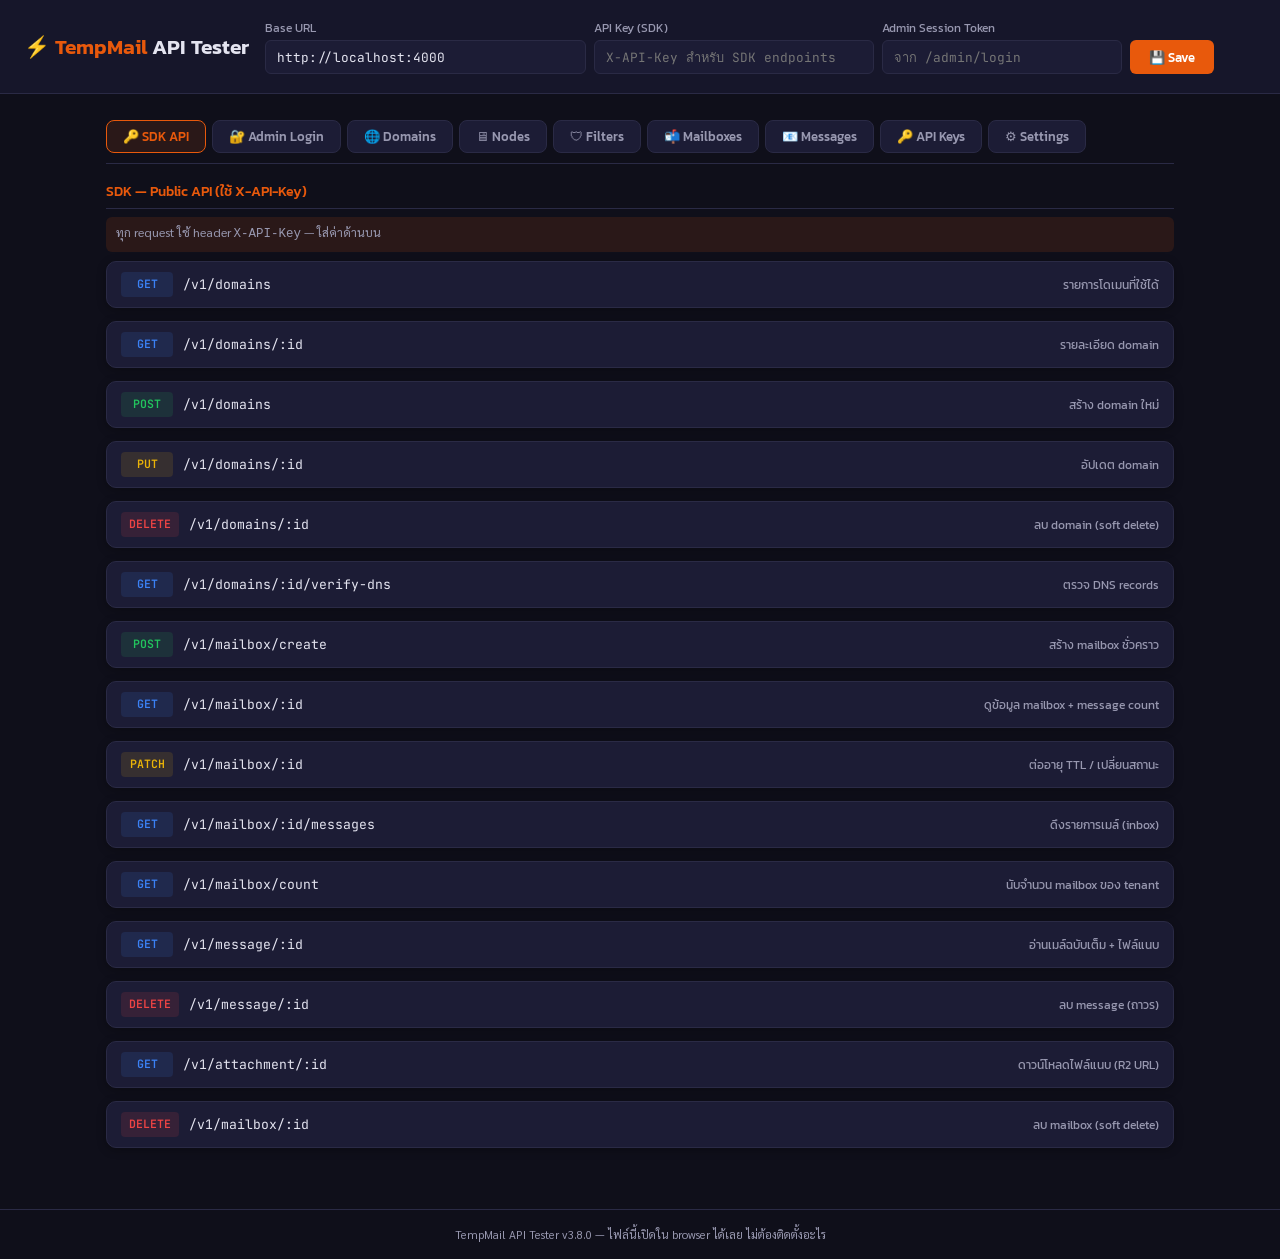
<file: API_TESTER.html>
<!DOCTYPE html>
<html lang="th">
<head>
<meta charset="UTF-8">
<meta name="viewport" content="width=device-width,initial-scale=1">
<title>TempMail — API Tester</title>
<link href="https://fonts.googleapis.com/css2?family=Kanit:wght@300;400;500;600;700&family=Sarabun:wght@300;400;500;600;700&family=JetBrains+Mono:wght@400;500&display=swap" rel="stylesheet">
<style>
*{margin:0;padding:0;box-sizing:border-box}
:root{--bg:#0f0f1a;--bg2:#16162a;--card:#1c1c35;--card2:#22223d;--tx:#e4e4f0;--tx2:#9898b0;--ac:#e8590c;--ac2:#ff6b1a;--acbg:rgba(232,89,12,.12);--bd:#2a2a45;--gn:#22c55e;--gnbg:rgba(34,197,94,.12);--bl:#3b82f6;--blbg:rgba(59,130,246,.12);--yw:#eab308;--ywbg:rgba(234,179,8,.12);--rd:#ef4444;--rdbg:rgba(239,68,68,.12);--r:10px;--sh:0 2px 10px rgba(0,0,0,.3)}
body{background:var(--bg);color:var(--tx);font-family:'Sarabun',sans-serif;line-height:1.6;font-size:15px}
header{background:var(--bg2);border-bottom:1px solid var(--bd);padding:1.2rem 1.5rem;display:flex;align-items:center;gap:1rem;justify-content:space-between;flex-wrap:wrap}
header h1{font-family:'Kanit',sans-serif;font-size:1.3rem;font-weight:600}
header h1 span{color:var(--ac)}
.config{display:flex;gap:.5rem;flex-wrap:wrap;align-items:center;flex:1;min-width:300px}
.config input{background:var(--card);border:1px solid var(--bd);border-radius:6px;padding:.45rem .7rem;color:var(--tx);font-family:'JetBrains Mono',monospace;font-size:.8rem;outline:none;transition:border .15s}
.config input:focus{border-color:var(--ac)}
.config input.url{flex:1;min-width:200px}
.config input.key{width:280px}
.config input.sess{width:240px}
.config label{font-size:.75rem;color:var(--tx2);font-family:'Kanit',sans-serif}
.w{max-width:1100px;margin:0 auto;padding:1rem}
.tabs{display:flex;gap:6px;margin-bottom:1rem;position:sticky;top:0;z-index:10;background:var(--bg);padding:.6rem 0;border-bottom:1px solid var(--bd);flex-wrap:wrap}
.t{font-family:'Kanit',sans-serif;padding:.4rem 1rem;background:var(--card);border:1.5px solid var(--bd);border-radius:8px;color:var(--tx2);cursor:pointer;font-size:.82rem;font-weight:500;transition:all .15s}
.t:hover{border-color:var(--ac);color:var(--ac)}.t.on{border-color:var(--ac);color:var(--ac);background:var(--acbg)}
.pn{display:none}.pn.on{display:block}
.ep{background:var(--card);border:1px solid var(--bd);border-radius:var(--r);margin-bottom:.8rem;overflow:hidden;box-shadow:var(--sh)}
.ep-head{display:flex;align-items:center;gap:.6rem;padding:.65rem .9rem;cursor:pointer;user-select:none;transition:background .15s}
.ep-head:hover{background:var(--card2)}
.ep-head .m{font-family:'JetBrains Mono',monospace;font-size:.72rem;font-weight:600;padding:3px 8px;border-radius:4px;min-width:52px;text-align:center;text-transform:uppercase}
.m-get{background:var(--blbg);color:var(--bl)}.m-post{background:var(--gnbg);color:var(--gn)}
.m-put{background:var(--ywbg);color:var(--yw)}.m-patch{background:var(--ywbg);color:var(--yw)}
.m-delete{background:var(--rdbg);color:var(--rd)}
.ep-head .path{font-family:'JetBrains Mono',monospace;font-size:.82rem;color:var(--tx);flex:1}
.ep-head .desc{font-size:.78rem;color:var(--tx2);font-family:'Kanit',sans-serif}
.ep-body{display:none;border-top:1px solid var(--bd);padding:.9rem}
.ep.open .ep-body{display:block}
.ep-row{display:flex;gap:.6rem;margin-bottom:.5rem;align-items:center;flex-wrap:wrap}
.ep-row label{font-family:'Kanit',sans-serif;font-size:.78rem;color:var(--tx2);min-width:90px}
.ep-row input,.ep-row textarea,.ep-row select{background:var(--bg2);border:1px solid var(--bd);border-radius:6px;padding:.4rem .6rem;color:var(--tx);font-family:'JetBrains Mono',monospace;font-size:.8rem;outline:none;flex:1;min-width:150px}
.ep-row textarea{min-height:80px;resize:vertical}
.ep-url{font-family:'JetBrains Mono',monospace;font-size:.75rem;color:var(--tx2);background:var(--bg);padding:.3rem .6rem;border-radius:4px;margin-bottom:.5rem;word-break:break-all}
.ep-url span{color:var(--ac)}
.btn-send{font-family:'Kanit',sans-serif;font-weight:500;padding:.45rem 1.2rem;border:none;border-radius:6px;cursor:pointer;font-size:.82rem;transition:all .15s;display:inline-flex;align-items:center;gap:.4rem}
.btn-send.sdk{background:var(--ac);color:#fff}.btn-send.sdk:hover{background:var(--ac2)}
.btn-send.admin{background:var(--bl);color:#fff}.btn-send.admin:hover{background:#2563eb}
.btn-send:disabled{opacity:.5;cursor:not-allowed}
.res-wrap{margin-top:.5rem;background:var(--bg);border:1px solid var(--bd);border-radius:6px;overflow:hidden}
.res-head{display:flex;justify-content:space-between;padding:.3rem .6rem;font-family:'JetBrains Mono',monospace;font-size:.72rem;border-bottom:1px solid var(--bd)}
.res-head .st{font-weight:600}
.st-ok{color:var(--gn)}.st-err{color:var(--rd)}.st-wait{color:var(--yw)}
.res-body{padding:.5rem .6rem;max-height:300px;overflow-y:auto}
.res-body pre{font-family:'JetBrains Mono',monospace;font-size:.78rem;color:var(--tx);white-space:pre-wrap;word-break:break-all}
.note{font-size:.78rem;color:var(--tx2);padding:.4rem .6rem;background:var(--acbg);border-radius:6px;margin-bottom:.6rem}
.sec{font-family:'Kanit',sans-serif;font-size:.9rem;font-weight:500;color:var(--ac);margin:1rem 0 .5rem;padding-bottom:.3rem;border-bottom:1px solid var(--bd)}
footer{padding:1rem;text-align:center;color:var(--tx2);font-size:.72rem;border-top:1px solid var(--bd);margin-top:2rem}
.saved{color:var(--gn);font-size:.72rem;font-family:'Kanit',sans-serif;opacity:0;transition:opacity .3s}
.saved.show{opacity:1}
@media(max-width:640px){.config{flex-direction:column}.config input.url,.config input.key,.config input.sess{width:100%}header{flex-direction:column;align-items:stretch}.tabs{overflow-x:auto;flex-wrap:nowrap;-webkit-overflow-scrolling:touch}}
</style>
</head>
<body>

<header>
<h1>⚡ <span>TempMail</span> API Tester</h1>
<div class="config">
  <div style="display:flex;flex-direction:column;gap:2px;flex:1;min-width:200px">
    <label>Base URL</label>
    <input class="url" id="baseUrl" placeholder="http://localhost:4000" value="http://localhost:4000">
  </div>
  <div style="display:flex;flex-direction:column;gap:2px">
    <label>API Key (SDK)</label>
    <input class="key" id="apiKey" type="password" placeholder="X-API-Key สำหรับ SDK endpoints">
  </div>
  <div style="display:flex;flex-direction:column;gap:2px">
    <label>Admin Session Token</label>
    <input class="sess" id="adminToken" type="password" placeholder="จาก /admin/login">
  </div>
  <button class="btn-send sdk" onclick="saveConfig()" style="align-self:flex-end">💾 Save</button>
  <span class="saved" id="savedMsg">Saved!</span>
</div>
</header>

<div class="w">
<div class="tabs">
  <button class="t on" onclick="go('sdk',this)">🔑 SDK API</button>
  <button class="t" onclick="go('admin-auth',this)">🔐 Admin Login</button>
  <button class="t" onclick="go('admin-dom',this)">🌐 Domains</button>
  <button class="t" onclick="go('admin-node',this)">🖥 Nodes</button>
  <button class="t" onclick="go('admin-filter',this)">🛡 Filters</button>
  <button class="t" onclick="go('admin-mbox',this)">📬 Mailboxes</button>
  <button class="t" onclick="go('admin-msg',this)">📧 Messages</button>
  <button class="t" onclick="go('admin-key',this)">🔑 API Keys</button>
  <button class="t" onclick="go('admin-set',this)">⚙ Settings</button>
</div>

<!-- ============ SDK ============ -->
<div class="pn on" id="pn-sdk">
<div class="sec">SDK — Public API (ใช้ X-API-Key)</div>
<div class="note">ทุก request ใช้ header <code>X-API-Key</code> — ใส่ค่าด้านบน</div>

<div class="ep" id="ep-domains">
<div class="ep-head" onclick="toggle(this)"><span class="m m-get">GET</span><span class="path">/v1/domains</span><span class="desc">รายการโดเมนที่ใช้ได้</span></div>
<div class="ep-body">
<div class="ep-url" id="url-domains"></div>
<div class="ep-row"><label>search</label><input id="f-dom-search" placeholder="ค้นหาชื่อ domain"></div>
<div class="ep-row"><label>status</label><input id="f-dom-status" placeholder="ACTIVE / PENDING / DISABLED"></div>
<div class="ep-row"><label>limit</label><input id="f-dom-limit" placeholder="50"></div>
<button class="btn-send sdk" onclick="send('GET','/v1/domains?search='+v('f-dom-search')+'&status='+v('f-dom-status')+'&limit='+(v('f-dom-limit')||50),null,'res-domains','sdk')">▶ Send</button>
<div class="res-wrap" id="res-domains"></div>
</div></div>

<div class="ep">
<div class="ep-head" onclick="toggle(this)"><span class="m m-get">GET</span><span class="path">/v1/domains/:id</span><span class="desc">รายละเอียด domain</span></div>
<div class="ep-body">
<div class="ep-row"><label>domain ID</label><input id="f-sdk-get-dom-id" placeholder="domain UUID"></div>
<button class="btn-send sdk" onclick="send('GET','/v1/domains/'+v('f-sdk-get-dom-id'),null,'res-sdk-get-dom','sdk')">▶ Send</button>
<div class="res-wrap" id="res-sdk-get-dom"></div>
</div></div>

<div class="ep">
<div class="ep-head" onclick="toggle(this)"><span class="m m-post">POST</span><span class="path">/v1/domains</span><span class="desc">สร้าง domain ใหม่</span></div>
<div class="ep-body">
<div class="ep-row"><label>domainName</label><input id="f-sdk-add-dom" placeholder="example.com"></div>
<div class="ep-row"><label>nodeId</label><input id="f-sdk-add-dom-node" placeholder="node UUID (ไม่บังคับ)"></div>
<div class="ep-row"><label>tenantId</label><input id="f-sdk-add-dom-tenant" placeholder="tenant ID (ไม่บังคับ)"></div>
<div class="ep-row"><label>isPublic</label><select id="f-sdk-add-dom-pub"><option value="">— ไม่ระบุ (default: true) —</option><option value="true">true (สาธารณะ)</option><option value="false">false (ส่วนตัว)</option></select></div>
<button class="btn-send sdk" onclick="send('POST','/v1/domains',{domainName:v('f-sdk-add-dom'),nodeId:v('f-sdk-add-dom-node')||undefined,tenantId:v('f-sdk-add-dom-tenant')||undefined,isPublic:v('f-sdk-add-dom-pub')?v('f-sdk-add-dom-pub')==='true':undefined},'res-sdk-add-dom','sdk')">▶ Send</button>
<div class="res-wrap" id="res-sdk-add-dom"></div>
</div></div>

<div class="ep">
<div class="ep-head" onclick="toggle(this)"><span class="m m-put">PUT</span><span class="path">/v1/domains/:id</span><span class="desc">อัปเดต domain</span></div>
<div class="ep-body">
<div class="ep-row"><label>domain ID</label><input id="f-sdk-edit-dom-id" placeholder="domain UUID"></div>
<div class="ep-row"><label>nodeId</label><input id="f-sdk-edit-dom-node" placeholder="node UUID ใหม่"></div>
<div class="ep-row"><label>status</label><input id="f-sdk-edit-dom-st" placeholder="ACTIVE / PENDING / DISABLED"></div>
<div class="ep-row"><label>tenantId</label><input id="f-sdk-edit-dom-tenant" placeholder="tenant ID (ส่ง &quot;&quot; = ลบเจ้าของ)"></div>
<div class="ep-row"><label>isPublic</label><select id="f-sdk-edit-dom-pub"><option value="">— ไม่เปลี่ยน —</option><option value="true">true (สาธารณะ)</option><option value="false">false (ส่วนตัว)</option></select></div>
<button class="btn-send sdk" onclick="send('PUT','/v1/domains/'+v('f-sdk-edit-dom-id'),{nodeId:v('f-sdk-edit-dom-node')||undefined,status:v('f-sdk-edit-dom-st')||undefined,tenantId:v('f-sdk-edit-dom-tenant')!==''?v('f-sdk-edit-dom-tenant'):undefined,isPublic:v('f-sdk-edit-dom-pub')?v('f-sdk-edit-dom-pub')==='true':undefined},'res-sdk-edit-dom','sdk')">▶ Send</button>
<div class="res-wrap" id="res-sdk-edit-dom"></div>
</div></div>

<div class="ep">
<div class="ep-head" onclick="toggle(this)"><span class="m m-delete">DELETE</span><span class="path">/v1/domains/:id</span><span class="desc">ลบ domain (soft delete)</span></div>
<div class="ep-body">
<div class="ep-row"><label>domain ID</label><input id="f-sdk-del-dom-id" placeholder="domain UUID"></div>
<button class="btn-send sdk" onclick="send('DELETE','/v1/domains/'+v('f-sdk-del-dom-id'),null,'res-sdk-del-dom','sdk')">▶ Send</button>
<div class="res-wrap" id="res-sdk-del-dom"></div>
</div></div>

<div class="ep">
<div class="ep-head" onclick="toggle(this)"><span class="m m-get">GET</span><span class="path">/v1/domains/:id/verify-dns</span><span class="desc">ตรวจ DNS records</span></div>
<div class="ep-body">
<div class="ep-row"><label>domain ID</label><input id="f-sdk-dns-dom-id" placeholder="domain UUID"></div>
<button class="btn-send sdk" onclick="send('GET','/v1/domains/'+v('f-sdk-dns-dom-id')+'/verify-dns',null,'res-sdk-dns-dom','sdk')">▶ Send</button>
<div class="res-wrap" id="res-sdk-dns-dom"></div>
</div></div>

<div class="ep" id="ep-create-mbox">
<div class="ep-head" onclick="toggle(this)"><span class="m m-post">POST</span><span class="path">/v1/mailbox/create</span><span class="desc">สร้าง mailbox ชั่วคราว</span></div>
<div class="ep-body">
<div class="ep-url" id="url-create-mbox"></div>
<div class="ep-row"><label>localPart</label><input id="f-localpart" placeholder="ว่าง = สุ่ม"></div>
<div class="ep-row"><label>domainId</label><input id="f-domainid" placeholder="ว่าง = domain แรก"></div>
<div class="ep-row"><label>tenantId</label><input id="f-tenantid" placeholder="user ID ของคุณ (บังคับ)" value="test_user_1"></div>
<div class="ep-row"><label>ttlHours</label><input id="f-ttlhours" type="number" value="24" min="1"></div>
<button class="btn-send sdk" onclick="sendCreateMbox()">▶ Send</button>
<div class="res-wrap" id="res-create-mbox"></div>
</div></div>

<div class="ep">
<div class="ep-head" onclick="toggle(this)"><span class="m m-get">GET</span><span class="path">/v1/mailbox/:id</span><span class="desc">ดูข้อมูล mailbox + message count</span></div>
<div class="ep-body">
<div class="ep-row"><label>mailbox ID</label><input id="f-mbox-id-info" placeholder="mb_xxx..."></div>
<button class="btn-send sdk" onclick="send('GET','/v1/mailbox/'+v('f-mbox-id-info'),null,'res-mbox-info','sdk')">▶ Send</button>
<div class="res-wrap" id="res-mbox-info"></div>
</div></div>

<div class="ep">
<div class="ep-head" onclick="toggle(this)"><span class="m m-patch">PATCH</span><span class="path">/v1/mailbox/:id</span><span class="desc">ต่ออายุ TTL / เปลี่ยนสถานะ</span></div>
<div class="ep-body">
<div class="ep-row"><label>mailbox ID</label><input id="f-patch-mbox-id" placeholder="mb_xxx..."></div>
<div class="ep-row"><label>ttlHours</label><input id="f-patch-ttl" type="number" value="48" min="1"></div>
<div class="ep-row"><label>status</label><select id="f-patch-status"><option value="">— ไม่เปลี่ยน —</option><option value="ACTIVE">ACTIVE</option><option value="PAUSED">PAUSED</option></select></div>
<button class="btn-send sdk" onclick="sendPatchMbox()">▶ Send</button>
<div class="res-wrap" id="res-patch-mbox"></div>
</div></div>

<div class="ep">
<div class="ep-head" onclick="toggle(this)"><span class="m m-get">GET</span><span class="path">/v1/mailbox/:id/messages</span><span class="desc">ดึงรายการเมล์ (inbox)</span></div>
<div class="ep-body">
<div class="ep-row"><label>mailbox ID</label><input id="f-inbox-id" placeholder="mb_xxx..."></div>
<button class="btn-send sdk" onclick="send('GET','/v1/mailbox/'+v('f-inbox-id')+'/messages',null,'res-inbox','sdk')">▶ Send</button>
<div class="res-wrap" id="res-inbox"></div>
</div></div>

<div class="ep">
<div class="ep-head" onclick="toggle(this)"><span class="m m-get">GET</span><span class="path">/v1/mailbox/count</span><span class="desc">นับจำนวน mailbox ของ tenant</span></div>
<div class="ep-body">
<div class="ep-row"><label>tenantId</label><input id="f-count-tenant" placeholder="user ID (optional)"></div>
<button class="btn-send sdk" onclick="send('GET','/v1/mailbox/count'+(v('f-count-tenant')?'?tenantId='+v('f-count-tenant'):''),null,'res-mbox-count','sdk')">▶ Send</button>
<div class="res-wrap" id="res-mbox-count"></div>
</div></div>

<div class="ep">
<div class="ep-head" onclick="toggle(this)"><span class="m m-get">GET</span><span class="path">/v1/message/:id</span><span class="desc">อ่านเมล์ฉบับเต็ม + ไฟล์แนบ</span></div>
<div class="ep-body">
<div class="ep-row"><label>message ID</label><input id="f-msg-id" placeholder="msg_xxx..."></div>
<button class="btn-send sdk" onclick="send('GET','/v1/message/'+v('f-msg-id'),null,'res-msg','sdk')">▶ Send</button>
<div class="res-wrap" id="res-msg"></div>
</div></div>

<div class="ep">
<div class="ep-head" onclick="toggle(this)"><span class="m m-delete">DELETE</span><span class="path">/v1/message/:id</span><span class="desc">ลบ message (ถาวร)</span></div>
<div class="ep-body">
<div class="ep-row"><label>message ID</label><input id="f-del-msg-id" placeholder="msg_xxx..."></div>
<button class="btn-send sdk" onclick="send('DELETE','/v1/message/'+v('f-del-msg-id'),null,'res-del-msg','sdk')">▶ Send</button>
<div class="res-wrap" id="res-del-msg"></div>
</div></div>

<div class="ep">
<div class="ep-head" onclick="toggle(this)"><span class="m m-get">GET</span><span class="path">/v1/attachment/:id</span><span class="desc">ดาวน์โหลดไฟล์แนบ (R2 URL)</span></div>
<div class="ep-body">
<div class="ep-row"><label>attachment ID</label><input id="f-att-id" placeholder="att_xxx..."></div>
<button class="btn-send sdk" onclick="send('GET','/v1/attachment/'+v('f-att-id'),null,'res-att','sdk')">▶ Send</button>
<div class="res-wrap" id="res-att"></div>
</div></div>

<div class="ep">
<div class="ep-head" onclick="toggle(this)"><span class="m m-delete">DELETE</span><span class="path">/v1/mailbox/:id</span><span class="desc">ลบ mailbox (soft delete)</span></div>
<div class="ep-body">
<div class="ep-row"><label>mailbox ID</label><input id="f-del-mbox-id" placeholder="mb_xxx..."></div>
<button class="btn-send sdk" onclick="send('DELETE','/v1/mailbox/'+v('f-del-mbox-id'),null,'res-del-mbox','sdk')">▶ Send</button>
<div class="res-wrap" id="res-del-mbox"></div>
</div></div>
</div>

<!-- ============ ADMIN LOGIN ============ -->
<div class="pn" id="pn-admin-auth">
<div class="sec">Admin — Login</div>
<div class="note">Login เพื่อรับ session token → ใส่ใน "Admin Session Token" ด้านบน</div>

<div class="ep open">
<div class="ep-head" onclick="toggle(this)"><span class="m m-post">POST</span><span class="path">/admin/login</span><span class="desc">Login → ได้ session token</span></div>
<div class="ep-body">
<div class="ep-row"><label>username</label><input id="f-admin-user" value="admin"></div>
<div class="ep-row"><label>password</label><input id="f-admin-pass" type="password" placeholder="ADMIN_API_KEY จาก .env"></div>
<button class="btn-send admin" onclick="sendAdminLogin()">▶ Login</button>
<div class="res-wrap" id="res-login"></div>
</div></div>

<div class="ep">
<div class="ep-head" onclick="toggle(this)"><span class="m m-get">GET</span><span class="path">/admin/dashboard</span><span class="desc">Dashboard stats + service status</span></div>
<div class="ep-body">
<button class="btn-send admin" onclick="send('GET','/admin/dashboard',null,'res-dash','admin')">▶ Send</button>
<div class="res-wrap" id="res-dash"></div>
</div></div>

<div class="ep">
<div class="ep-head" onclick="toggle(this)"><span class="m m-get">GET</span><span class="path">/admin/metrics</span><span class="desc">System metrics (throughput, storage)</span></div>
<div class="ep-body">
<button class="btn-send admin" onclick="send('GET','/admin/metrics',null,'res-metrics','admin')">▶ Send</button>
<div class="res-wrap" id="res-metrics"></div>
</div></div>
</div>

<!-- ============ ADMIN DOMAINS ============ -->
<div class="pn" id="pn-admin-dom">
<div class="sec">Admin — Domains CRUD</div>

<div class="ep"><div class="ep-head" onclick="toggle(this)"><span class="m m-get">GET</span><span class="path">/admin/domains</span><span class="desc">รายการ domains ทั้งหมด</span></div>
<div class="ep-body"><button class="btn-send admin" onclick="send('GET','/admin/domains',null,'res-a-dom','admin')">▶ Send</button><div class="res-wrap" id="res-a-dom"></div></div></div>

<div class="ep"><div class="ep-head" onclick="toggle(this)"><span class="m m-post">POST</span><span class="path">/admin/domains</span><span class="desc">เพิ่ม domain ใหม่</span></div>
<div class="ep-body">
<div class="ep-row"><label>domainName</label><input id="f-add-dom" placeholder="example.com"></div>
<div class="ep-row"><label>nodeId</label><input id="f-add-dom-node" placeholder="ว่าง = ไม่ assign node"></div>
<button class="btn-send admin" onclick="send('POST','/admin/domains',{domainName:v('f-add-dom'),nodeId:v('f-add-dom-node')||undefined},'res-add-dom','admin')">▶ Send</button>
<div class="res-wrap" id="res-add-dom"></div></div></div>

<div class="ep"><div class="ep-head" onclick="toggle(this)"><span class="m m-put">PUT</span><span class="path">/admin/domains/:id</span><span class="desc">แก้ไข domain</span></div>
<div class="ep-body">
<div class="ep-row"><label>domain ID</label><input id="f-edit-dom-id" placeholder="domain UUID"></div>
<div class="ep-row"><label>status</label><select id="f-edit-dom-st"><option value="ACTIVE">ACTIVE</option><option value="DISABLED">DISABLED</option></select></div>
<div class="ep-row"><label>nodeId</label><input id="f-edit-dom-node" placeholder="ว่าง = ไม่เปลี่ยน"></div>
<button class="btn-send admin" onclick="send('PUT','/admin/domains/'+v('f-edit-dom-id'),{status:v('f-edit-dom-st'),nodeId:v('f-edit-dom-node')||undefined},'res-edit-dom','admin')">▶ Send</button>
<div class="res-wrap" id="res-edit-dom"></div></div></div>

<div class="ep"><div class="ep-head" onclick="toggle(this)"><span class="m m-delete">DELETE</span><span class="path">/admin/domains/:id</span><span class="desc">ลบ domain</span></div>
<div class="ep-body">
<div class="ep-row"><label>domain ID</label><input id="f-del-dom-id" placeholder="domain UUID"></div>
<button class="btn-send admin" onclick="send('DELETE','/admin/domains/'+v('f-del-dom-id'),null,'res-del-dom','admin')">▶ Send</button>
<div class="res-wrap" id="res-del-dom"></div></div></div>

<div class="ep"><div class="ep-head" onclick="toggle(this)"><span class="m m-get">GET</span><span class="path">/admin/domains/dns-check</span><span class="desc">ตรวจ DNS records</span></div>
<div class="ep-body">
<div class="ep-row"><label>domain</label><input id="f-dns-dom" placeholder="example.com"></div>
<button class="btn-send admin" onclick="send('GET','/admin/domains/dns-check?domain='+v('f-dns-dom'),null,'res-dns','admin')">▶ Send</button>
<div class="res-wrap" id="res-dns"></div></div></div>
</div>

<!-- ============ ADMIN NODES ============ -->
<div class="pn" id="pn-admin-node">
<div class="sec">Admin — Nodes CRUD</div>

<div class="ep"><div class="ep-head" onclick="toggle(this)"><span class="m m-get">GET</span><span class="path">/admin/nodes</span><span class="desc">รายการ nodes ทั้งหมด</span></div>
<div class="ep-body"><button class="btn-send admin" onclick="send('GET','/admin/nodes',null,'res-a-nodes','admin')">▶ Send</button><div class="res-wrap" id="res-a-nodes"></div></div></div>

<div class="ep"><div class="ep-head" onclick="toggle(this)"><span class="m m-post">POST</span><span class="path">/admin/nodes</span><span class="desc">เพิ่ม node</span></div>
<div class="ep-body">
<div class="ep-row"><label>name</label><input id="f-add-node-name" placeholder="sg-primary"></div>
<div class="ep-row"><label>ipAddress</label><input id="f-add-node-ip" placeholder="1.2.3.4"></div>
<div class="ep-row"><label>region</label><input id="f-add-node-region" placeholder="Singapore"></div>
<button class="btn-send admin" onclick="send('POST','/admin/nodes',{name:v('f-add-node-name'),ipAddress:v('f-add-node-ip'),region:v('f-add-node-region')},'res-add-node','admin')">▶ Send</button>
<div class="res-wrap" id="res-add-node"></div></div></div>

<div class="ep"><div class="ep-head" onclick="toggle(this)"><span class="m m-put">PUT</span><span class="path">/admin/nodes/:id</span><span class="desc">แก้ไข node</span></div>
<div class="ep-body">
<div class="ep-row"><label>node ID</label><input id="f-edit-node-id" placeholder="node UUID"></div>
<div class="ep-row"><label>name</label><input id="f-edit-node-name" placeholder="ชื่อใหม่"></div>
<div class="ep-row"><label>ipAddress</label><input id="f-edit-node-ip" placeholder="IP ใหม่"></div>
<div class="ep-row"><label>region</label><input id="f-edit-node-region" placeholder="Region ใหม่"></div>
<button class="btn-send admin" onclick="send('PUT','/admin/nodes/'+v('f-edit-node-id'),{name:v('f-edit-node-name'),ipAddress:v('f-edit-node-ip'),region:v('f-edit-node-region')},'res-edit-node','admin')">▶ Send</button>
<div class="res-wrap" id="res-edit-node"></div></div></div>

<div class="ep"><div class="ep-head" onclick="toggle(this)"><span class="m m-delete">DELETE</span><span class="path">/admin/nodes/:id</span><span class="desc">ลบ node</span></div>
<div class="ep-body">
<div class="ep-row"><label>node ID</label><input id="f-del-node-id" placeholder="node UUID"></div>
<button class="btn-send admin" onclick="send('DELETE','/admin/nodes/'+v('f-del-node-id'),null,'res-del-node','admin')">▶ Send</button>
<div class="res-wrap" id="res-del-node"></div></div></div>
</div>

<!-- ============ ADMIN FILTERS ============ -->
<div class="pn" id="pn-admin-filter">
<div class="sec">Admin — Filters CRUD</div>

<div class="ep"><div class="ep-head" onclick="toggle(this)"><span class="m m-get">GET</span><span class="path">/admin/filters</span><span class="desc">รายการ filters ทั้งหมด</span></div>
<div class="ep-body"><button class="btn-send admin" onclick="send('GET','/admin/filters',null,'res-a-filters','admin')">▶ Send</button><div class="res-wrap" id="res-a-filters"></div></div></div>

<div class="ep"><div class="ep-head" onclick="toggle(this)"><span class="m m-post">POST</span><span class="path">/admin/filters</span><span class="desc">เพิ่ม filter</span></div>
<div class="ep-body">
<div class="ep-row"><label>pattern</label><input id="f-add-filter-pat" placeholder="spam.com or *.spam.com"></div>
<div class="ep-row"><label>filterType</label><select id="f-add-filter-type"><option value="BLOCK">BLOCK</option><option value="ALLOW">ALLOW</option></select></div>
<div class="ep-row"><label>reason</label><input id="f-add-filter-reason" placeholder="Known spam source"></div>
<button class="btn-send admin" onclick="send('POST','/admin/filters',{pattern:v('f-add-filter-pat'),filterType:v('f-add-filter-type'),reason:v('f-add-filter-reason')},'res-add-filter','admin')">▶ Send</button>
<div class="res-wrap" id="res-add-filter"></div></div></div>

<div class="ep"><div class="ep-head" onclick="toggle(this)"><span class="m m-put">PUT</span><span class="path">/admin/filters/:id</span><span class="desc">แก้ไข filter</span></div>
<div class="ep-body">
<div class="ep-row"><label>filter ID</label><input id="f-edit-filter-id" placeholder="filter UUID"></div>
<div class="ep-row"><label>pattern</label><input id="f-edit-filter-pat" placeholder="pattern ใหม่"></div>
<div class="ep-row"><label>filterType</label><select id="f-edit-filter-type"><option value="BLOCK">BLOCK</option><option value="ALLOW">ALLOW</option></select></div>
<div class="ep-row"><label>reason</label><input id="f-edit-filter-reason" placeholder="เหตุผล"></div>
<button class="btn-send admin" onclick="send('PUT','/admin/filters/'+v('f-edit-filter-id'),{pattern:v('f-edit-filter-pat'),filterType:v('f-edit-filter-type'),reason:v('f-edit-filter-reason')},'res-edit-filter','admin')">▶ Send</button>
<div class="res-wrap" id="res-edit-filter"></div></div></div>

<div class="ep"><div class="ep-head" onclick="toggle(this)"><span class="m m-delete">DELETE</span><span class="path">/admin/filters/:id</span><span class="desc">ลบ filter</span></div>
<div class="ep-body">
<div class="ep-row"><label>filter ID</label><input id="f-del-filter-id" placeholder="filter UUID"></div>
<button class="btn-send admin" onclick="send('DELETE','/admin/filters/'+v('f-del-filter-id'),null,'res-del-filter','admin')">▶ Send</button>
<div class="res-wrap" id="res-del-filter"></div></div></div>
</div>

<!-- ============ ADMIN MAILBOXES ============ -->
<div class="pn" id="pn-admin-mbox">
<div class="sec">Admin — Mailboxes</div>

<div class="ep"><div class="ep-head" onclick="toggle(this)"><span class="m m-get">GET</span><span class="path">/admin/mailboxes</span><span class="desc">รายการ mailboxes (pagination + search)</span></div>
<div class="ep-body">
<div class="ep-row"><label>search</label><input id="f-a-mbox-q" placeholder="ค้นหา address..."></div>
<div class="ep-row"><label>status</label><select id="f-a-mbox-st"><option value="ACTIVE">ACTIVE</option><option value="">ALL</option><option value="DELETED">DELETED</option><option value="EXPIRED">EXPIRED</option></select></div>
<div class="ep-row"><label>page</label><input id="f-a-mbox-pg" type="number" value="1" min="1"></div>
<button class="btn-send admin" onclick="send('GET','/admin/mailboxes?q='+v('f-a-mbox-q')+'&status='+v('f-a-mbox-st')+'&page='+v('f-a-mbox-pg'),null,'res-a-mbox','admin')">▶ Send</button>
<div class="res-wrap" id="res-a-mbox"></div></div></div>

<div class="ep"><div class="ep-head" onclick="toggle(this)"><span class="m m-post">POST</span><span class="path">/admin/mailboxes/quick-create</span><span class="desc">⚡ สร้าง mailbox ทดสอบ (1 ชม.)</span></div>
<div class="ep-body">
<div class="ep-row"><label>ttlHours</label><input id="f-qc-ttl" type="number" value="1" min="1"></div>
<div class="ep-row"><label>domainId</label><input id="f-qc-dom" placeholder="ว่าง = domain แรก"></div>
<button class="btn-send admin" onclick="send('POST','/admin/mailboxes/quick-create',{ttlHours:parseInt(v('f-qc-ttl'))||1,domainId:v('f-qc-dom')||undefined},'res-qc','admin')">▶ Send</button>
<div class="res-wrap" id="res-qc"></div></div></div>

<div class="ep"><div class="ep-head" onclick="toggle(this)"><span class="m m-delete">DELETE</span><span class="path">/admin/mailboxes/:id</span><span class="desc">ลบ mailbox</span></div>
<div class="ep-body">
<div class="ep-row"><label>mailbox ID</label><input id="f-a-del-mbox" placeholder="mailbox UUID"></div>
<button class="btn-send admin" onclick="send('DELETE','/admin/mailboxes/'+v('f-a-del-mbox'),null,'res-a-del-mbox','admin')">▶ Send</button>
<div class="res-wrap" id="res-a-del-mbox"></div></div></div>
</div>

<!-- ============ ADMIN MESSAGES ============ -->
<div class="pn" id="pn-admin-msg">
<div class="sec">Admin — Messages</div>

<div class="ep"><div class="ep-head" onclick="toggle(this)"><span class="m m-get">GET</span><span class="path">/admin/messages</span><span class="desc">รายการ messages (pagination + search)</span></div>
<div class="ep-body">
<div class="ep-row"><label>search</label><input id="f-a-msg-q" placeholder="ค้นหา from/subject..."></div>
<div class="ep-row"><label>page</label><input id="f-a-msg-pg" type="number" value="1" min="1"></div>
<button class="btn-send admin" onclick="send('GET','/admin/messages?q='+v('f-a-msg-q')+'&page='+v('f-a-msg-pg'),null,'res-a-msg','admin')">▶ Send</button>
<div class="res-wrap" id="res-a-msg"></div></div></div>

<div class="ep"><div class="ep-head" onclick="toggle(this)"><span class="m m-get">GET</span><span class="path">/admin/messages/:id</span><span class="desc">ดูเนื้อหาเมล์ฉบับเต็ม</span></div>
<div class="ep-body">
<div class="ep-row"><label>message ID</label><input id="f-a-msg-view" placeholder="message UUID"></div>
<button class="btn-send admin" onclick="send('GET','/admin/messages/'+v('f-a-msg-view'),null,'res-a-msg-view','admin')">▶ Send</button>
<div class="res-wrap" id="res-a-msg-view"></div></div></div>

<div class="ep"><div class="ep-head" onclick="toggle(this)"><span class="m m-delete">DELETE</span><span class="path">/admin/messages/:id</span><span class="desc">ลบ message (ถาวร)</span></div>
<div class="ep-body">
<div class="ep-row"><label>message ID</label><input id="f-a-del-msg" placeholder="message UUID"></div>
<button class="btn-send admin" onclick="send('DELETE','/admin/messages/'+v('f-a-del-msg'),null,'res-a-del-msg','admin')">▶ Send</button>
<div class="res-wrap" id="res-a-del-msg"></div></div></div>
</div>

<!-- ============ ADMIN API KEYS ============ -->
<div class="pn" id="pn-admin-key">
<div class="sec">Admin — API Keys CRUD</div>

<div class="ep"><div class="ep-head" onclick="toggle(this)"><span class="m m-get">GET</span><span class="path">/admin/api-keys</span><span class="desc">รายการ API keys ทั้งหมด</span></div>
<div class="ep-body"><button class="btn-send admin" onclick="send('GET','/admin/api-keys',null,'res-a-keys','admin')">▶ Send</button><div class="res-wrap" id="res-a-keys"></div></div></div>

<div class="ep"><div class="ep-head" onclick="toggle(this)"><span class="m m-post">POST</span><span class="path">/admin/api-keys</span><span class="desc">สร้าง API key ใหม่</span></div>
<div class="ep-body">
<div class="ep-row"><label>name</label><input id="f-add-key-name" placeholder="frontend-prod"></div>
<div class="ep-row"><label>permissions</label><select id="f-add-key-perms"><option value="read,write">read,write</option><option value="read">read</option></select></div>
<div class="ep-row"><label>rateLimit</label><input id="f-add-key-rate" type="number" value="100" min="1"></div>
<button class="btn-send admin" onclick="send('POST','/admin/api-keys',{name:v('f-add-key-name'),permissions:v('f-add-key-perms'),rateLimit:parseInt(v('f-add-key-rate'))},'res-add-key','admin')">▶ Send</button>
<div class="res-wrap" id="res-add-key"></div></div></div>

<div class="ep"><div class="ep-head" onclick="toggle(this)"><span class="m m-put">PUT</span><span class="path">/admin/api-keys/:id</span><span class="desc">แก้ไข API key</span></div>
<div class="ep-body">
<div class="ep-row"><label>key ID</label><input id="f-edit-key-id" placeholder="key UUID"></div>
<div class="ep-row"><label>name</label><input id="f-edit-key-name" placeholder="ชื่อใหม่"></div>
<div class="ep-row"><label>permissions</label><select id="f-edit-key-perms"><option value="read,write">read,write</option><option value="read">read</option></select></div>
<div class="ep-row"><label>rateLimit</label><input id="f-edit-key-rate" type="number" value="100" min="1"></div>
<button class="btn-send admin" onclick="send('PUT','/admin/api-keys/'+v('f-edit-key-id'),{name:v('f-edit-key-name'),permissions:v('f-edit-key-perms'),rateLimit:parseInt(v('f-edit-key-rate'))},'res-edit-key','admin')">▶ Send</button>
<div class="res-wrap" id="res-edit-key"></div></div></div>

<div class="ep"><div class="ep-head" onclick="toggle(this)"><span class="m m-delete">DELETE</span><span class="path">/admin/api-keys/:id</span><span class="desc">Revoke API key</span></div>
<div class="ep-body">
<div class="ep-row"><label>key ID</label><input id="f-del-key-id" placeholder="key UUID"></div>
<button class="btn-send admin" onclick="send('DELETE','/admin/api-keys/'+v('f-del-key-id'),null,'res-del-key','admin')">▶ Send</button>
<div class="res-wrap" id="res-del-key"></div></div></div>
</div>

<!-- ============ ADMIN SETTINGS ============ -->
<div class="pn" id="pn-admin-set">
<div class="sec">Admin — Settings + Tools</div>

<div class="ep"><div class="ep-head" onclick="toggle(this)"><span class="m m-get">GET</span><span class="path">/admin/settings</span><span class="desc">ดู settings ทั้งหมด</span></div>
<div class="ep-body"><button class="btn-send admin" onclick="send('GET','/admin/settings',null,'res-a-set','admin')">▶ Send</button><div class="res-wrap" id="res-a-set"></div></div></div>

<div class="ep"><div class="ep-head" onclick="toggle(this)"><span class="m m-post">POST</span><span class="path">/admin/settings</span><span class="desc">อัพเดท settings</span></div>
<div class="ep-body">
<div class="ep-row"><label>JSON body</label><textarea id="f-save-set" placeholder='{"default_ttl_hours":"48","webhook_url":"https://..."}'></textarea></div>
<button class="btn-send admin" onclick="sendRawJson('POST','/admin/settings','f-save-set','res-save-set','admin')">▶ Send</button>
<div class="res-wrap" id="res-save-set"></div></div></div>

<div class="ep"><div class="ep-head" onclick="toggle(this)"><span class="m m-post">POST</span><span class="path">/admin/webhook-test</span><span class="desc">🔔 ทดสอบ webhook</span></div>
<div class="ep-body"><button class="btn-send admin" onclick="send('POST','/admin/webhook-test',null,'res-webhook','admin')">▶ Send</button><div class="res-wrap" id="res-webhook"></div></div></div>

<div class="ep"><div class="ep-head" onclick="toggle(this)"><span class="m m-get">GET</span><span class="path">/admin/export</span><span class="desc">Export config เป็น JSON</span></div>
<div class="ep-body"><button class="btn-send admin" onclick="send('GET','/admin/export',null,'res-export','admin')">▶ Send</button><div class="res-wrap" id="res-export"></div></div></div>

<div class="ep"><div class="ep-head" onclick="toggle(this)"><span class="m m-get">GET</span><span class="path">/admin/audit-log</span><span class="desc">ดู audit log</span></div>
<div class="ep-body">
<div class="ep-row"><label>page</label><input id="f-audit-pg" type="number" value="1" min="1"></div>
<button class="btn-send admin" onclick="send('GET','/admin/audit-log?page='+v('f-audit-pg'),null,'res-audit','admin')">▶ Send</button>
<div class="res-wrap" id="res-audit"></div></div></div>
</div>

</div>

<footer>TempMail API Tester v3.8.0 — ไฟล์นี้เปิดใน browser ได้เลย ไม่ต้องติดตั้งอะไร</footer>

<script>
// ── Config ──
function v(id) { return document.getElementById(id).value.trim() }
function getBase() { return v('baseUrl').replace(/\/+$/, '') }
function getAdminPath() {
  const base = getBase();
  // Admin path is configurable — try to auto-detect from base
  return '/admin';
}

function saveConfig() {
  localStorage.setItem('tm_base', v('baseUrl'));
  localStorage.setItem('tm_key', v('apiKey'));
  localStorage.setItem('tm_token', v('adminToken'));
  const el = document.getElementById('savedMsg');
  el.classList.add('show');
  setTimeout(() => el.classList.remove('show'), 1500);
}
function loadConfig() {
  const base = localStorage.getItem('tm_base');
  const key = localStorage.getItem('tm_key');
  const token = localStorage.getItem('tm_token');
  if (base) document.getElementById('baseUrl').value = base;
  if (key) document.getElementById('apiKey').value = key;
  if (token) document.getElementById('adminToken').value = token;
}
loadConfig();

// ── Tabs ──
function go(id, btn) {
  document.querySelectorAll('.t').forEach(t => t.classList.remove('on'));
  document.querySelectorAll('.pn').forEach(p => p.classList.remove('on'));
  btn.classList.add('on');
  document.getElementById('pn-' + id).classList.add('on');
}

// ── Toggle endpoint ──
function toggle(head) { head.closest('.ep').classList.toggle('open') }

// ── Result rendering ──
function renderRes(resId, status, ms, body) {
  const el = document.getElementById(resId);
  const stClass = status >= 200 && status < 300 ? 'st-ok' : status === 0 ? 'st-err' : 'st-err';
  let pretty = body;
  try { pretty = JSON.stringify(JSON.parse(body), null, 2) } catch {}
  el.innerHTML = `<div class="res-head"><span class="st ${stClass}">${status || 'ERR'}</span><span style="color:var(--tx2)">${ms}ms</span></div><div class="res-body"><pre>${escHtml(pretty)}</pre></div>`;
}
function escHtml(s) { return s.replace(/&/g,'&amp;').replace(/</g,'&lt;').replace(/>/g,'&gt;') }

// ── Generic sender ──
async function send(method, path, body, resId, type) {
  const base = getBase();
  const url = base + path;

  // Show loading
  document.getElementById(resId).innerHTML = '<div class="res-head"><span class="st st-wait">⏳ Sending...</span></div>';

  const headers = { 'Content-Type': 'application/json' };
  if (type === 'sdk') {
    headers['X-API-Key'] = v('apiKey');
  } else {
    headers['Authorization'] = 'Bearer ' + v('adminToken');
  }

  const opts = { method, headers };
  if (body && (method === 'POST' || method === 'PUT' || method === 'PATCH')) {
    opts.body = JSON.stringify(body);
  }

  const t0 = performance.now();
  try {
    const res = await fetch(url, opts);
    const ms = Math.round(performance.now() - t0);
    const text = await res.text();
    renderRes(resId, res.status, ms, text);
  } catch (e) {
    const ms = Math.round(performance.now() - t0);
    renderRes(resId, 0, ms, 'Network Error: ' + e.message + '\n\nURL: ' + url);
  }
}

async function sendRawJson(method, path, textareaId, resId, type) {
  let body;
  try { body = JSON.parse(v(textareaId)) } catch { alert('Invalid JSON'); return }
  await send(method, path, body, resId, type);
}

// ── Specific senders ──
function sendCreateMbox() {
  const body = { tenantId: v('f-tenantid'), ttlHours: parseInt(v('f-ttlhours')) || 24 };
  if (v('f-localpart')) body.localPart = v('f-localpart');
  if (v('f-domainid')) body.domainId = v('f-domainid');
  send('POST', '/v1/mailbox/create', body, 'res-create-mbox', 'sdk');
}
function sendPatchMbox() {
  const body = {};
  if (v('f-patch-ttl')) body.ttlHours = parseInt(v('f-patch-ttl'));
  if (v('f-patch-status')) body.status = v('f-patch-status');
  send('PATCH', '/v1/mailbox/' + v('f-patch-mbox-id'), body, 'res-patch-mbox', 'sdk');
}
async function sendAdminLogin() {
  const base = getBase();
  const t0 = performance.now();
  try {
    const res = await fetch(base + '/admin/login', {
      method: 'POST',
      headers: { 'Content-Type': 'application/json' },
      body: JSON.stringify({ username: v('f-admin-user'), password: v('f-admin-pass') })
    });
    const ms = Math.round(performance.now() - t0);
    const text = await res.text();
    renderRes('res-login', res.status, ms, text);

    // Auto-fill token
    try {
      const data = JSON.parse(text);
      if (data.token) {
        document.getElementById('adminToken').value = data.token;
        saveConfig();
      }
    } catch {}
  } catch (e) {
    renderRes('res-login', 0, 0, 'Network Error: ' + e.message);
  }
}
</script>
</body>
</html>
</file>
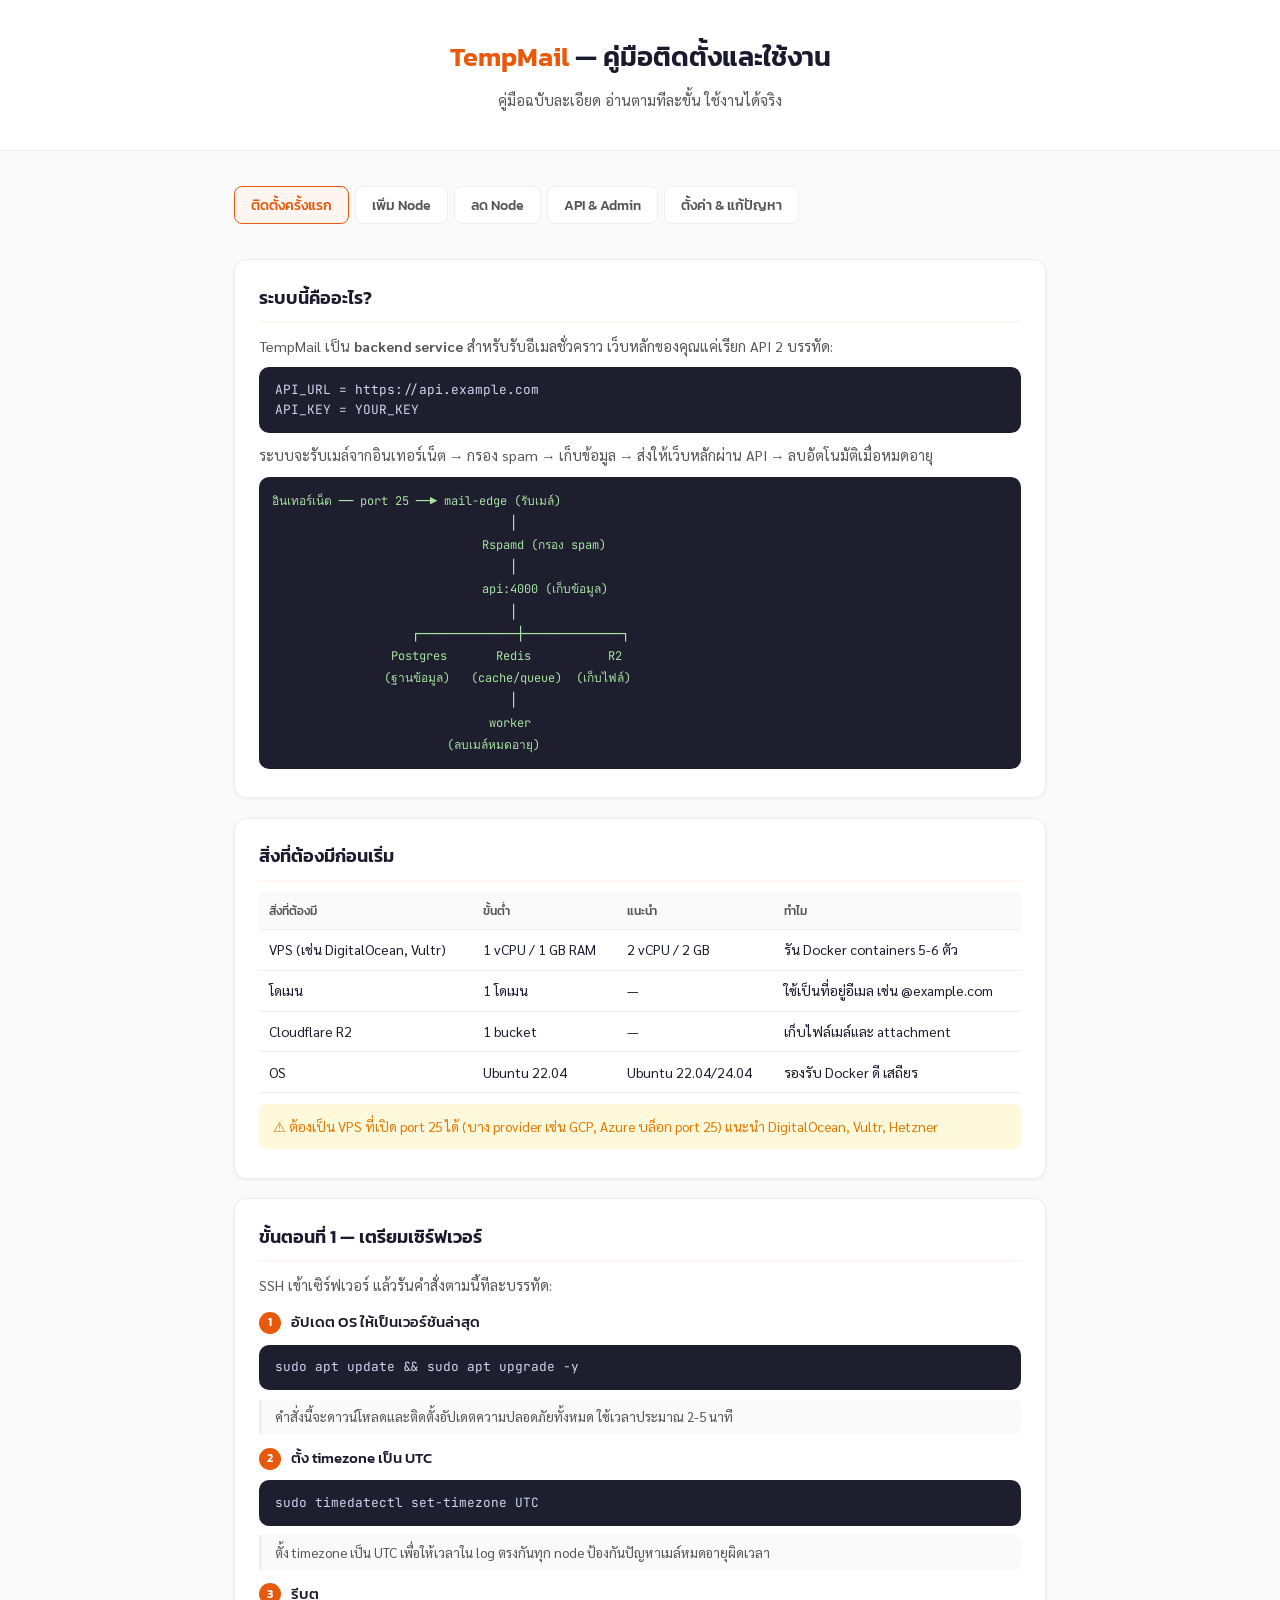
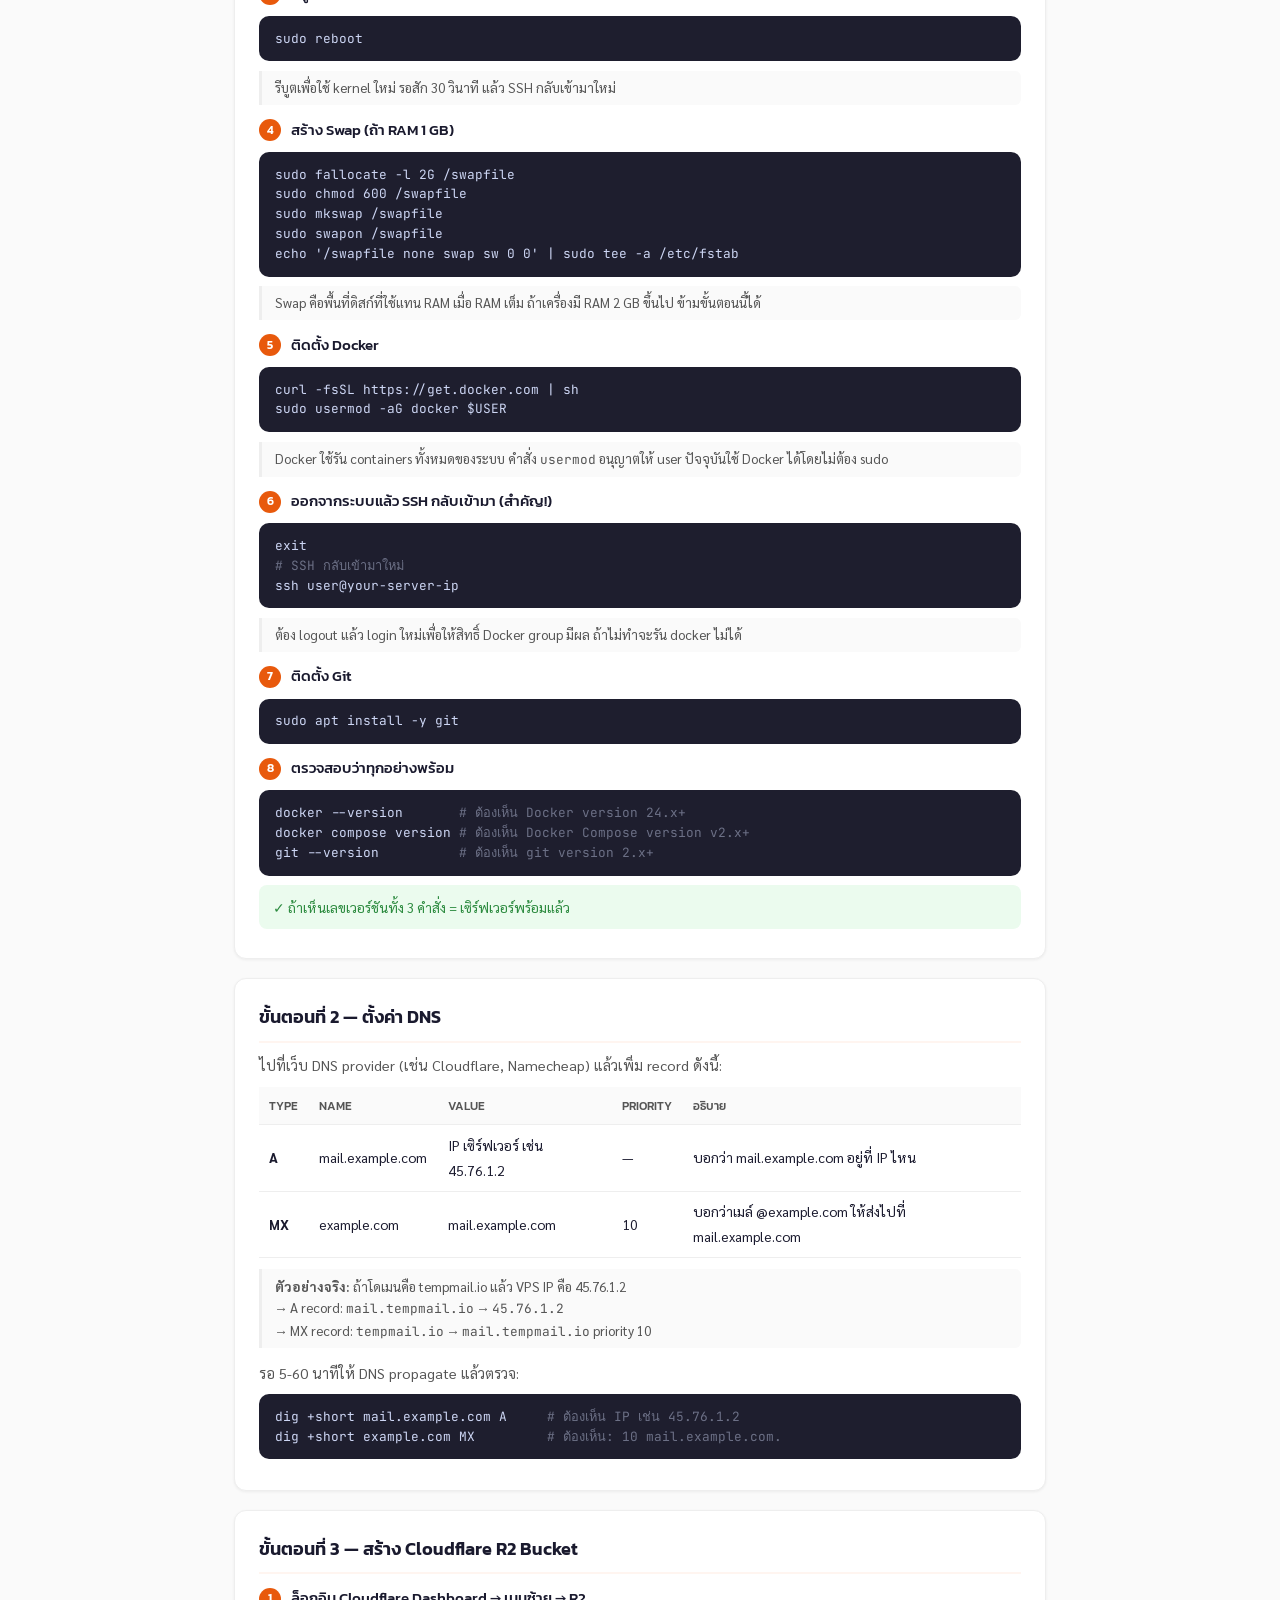
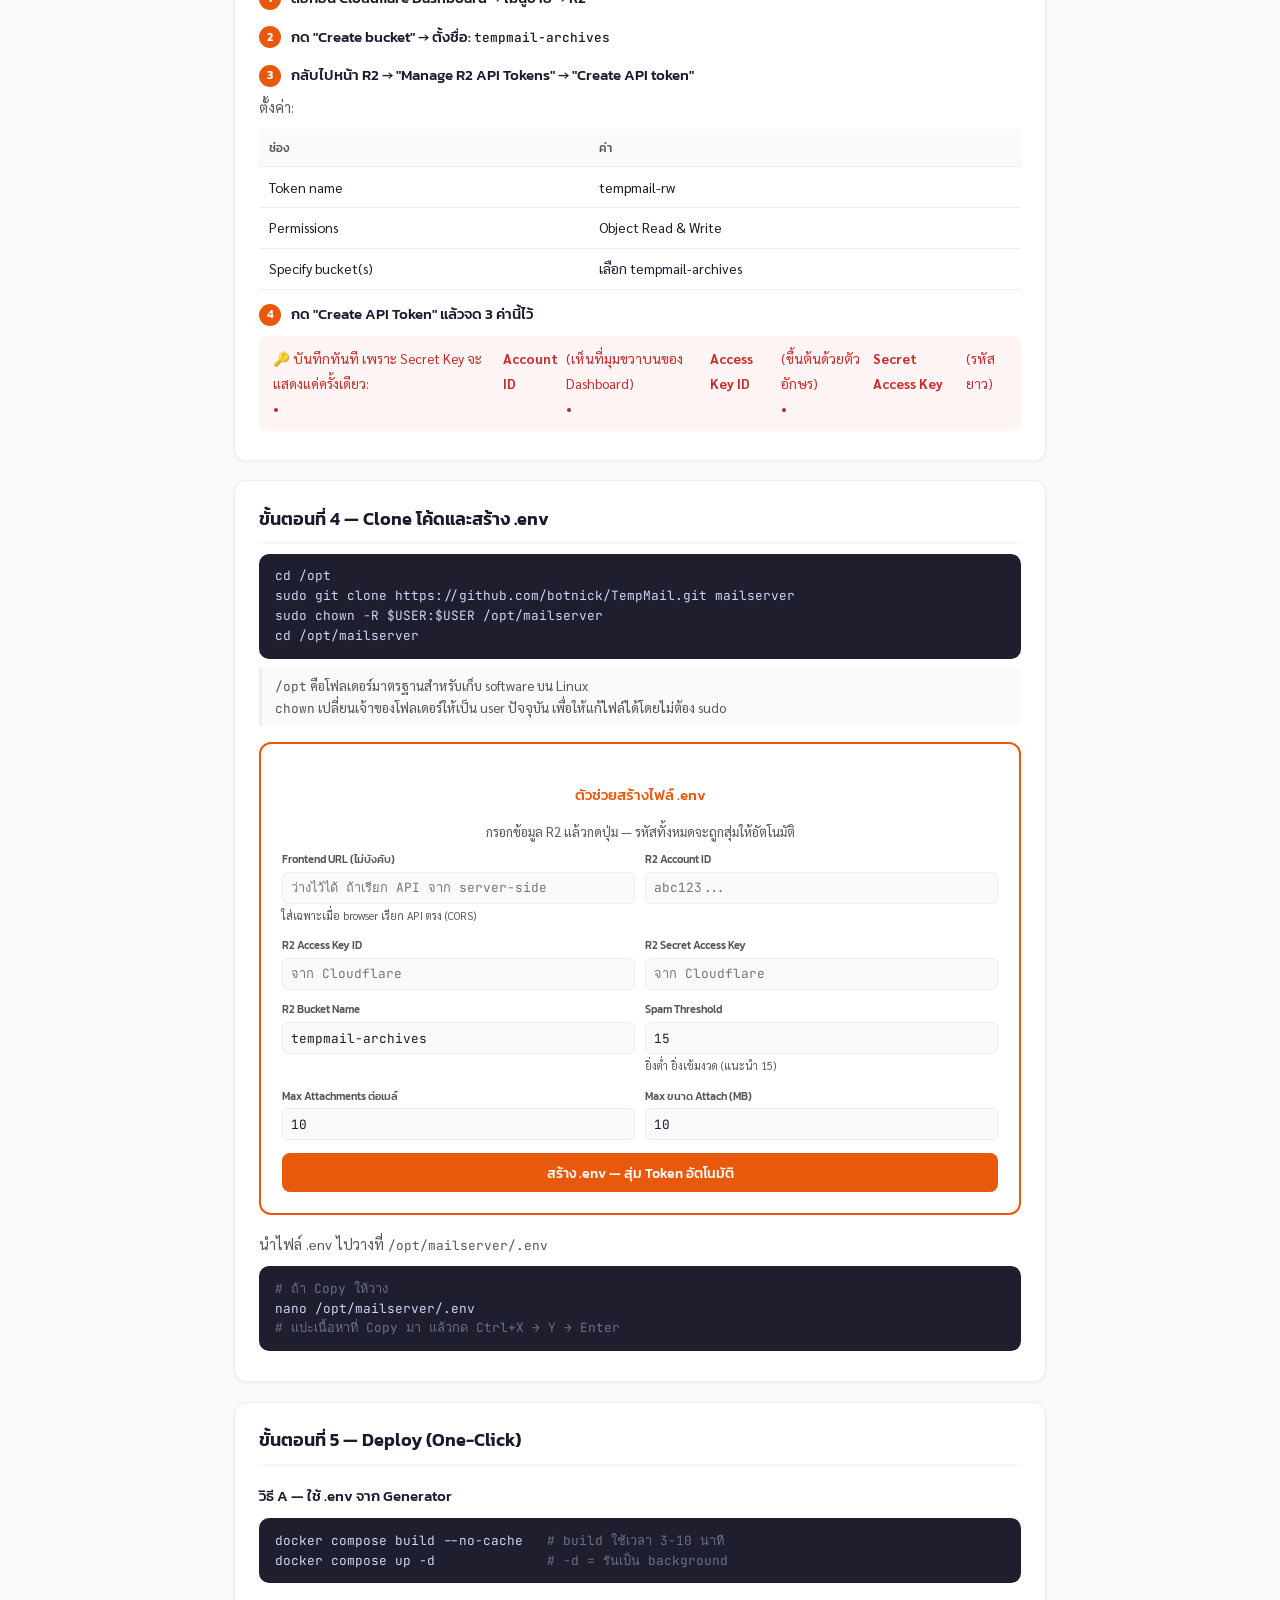
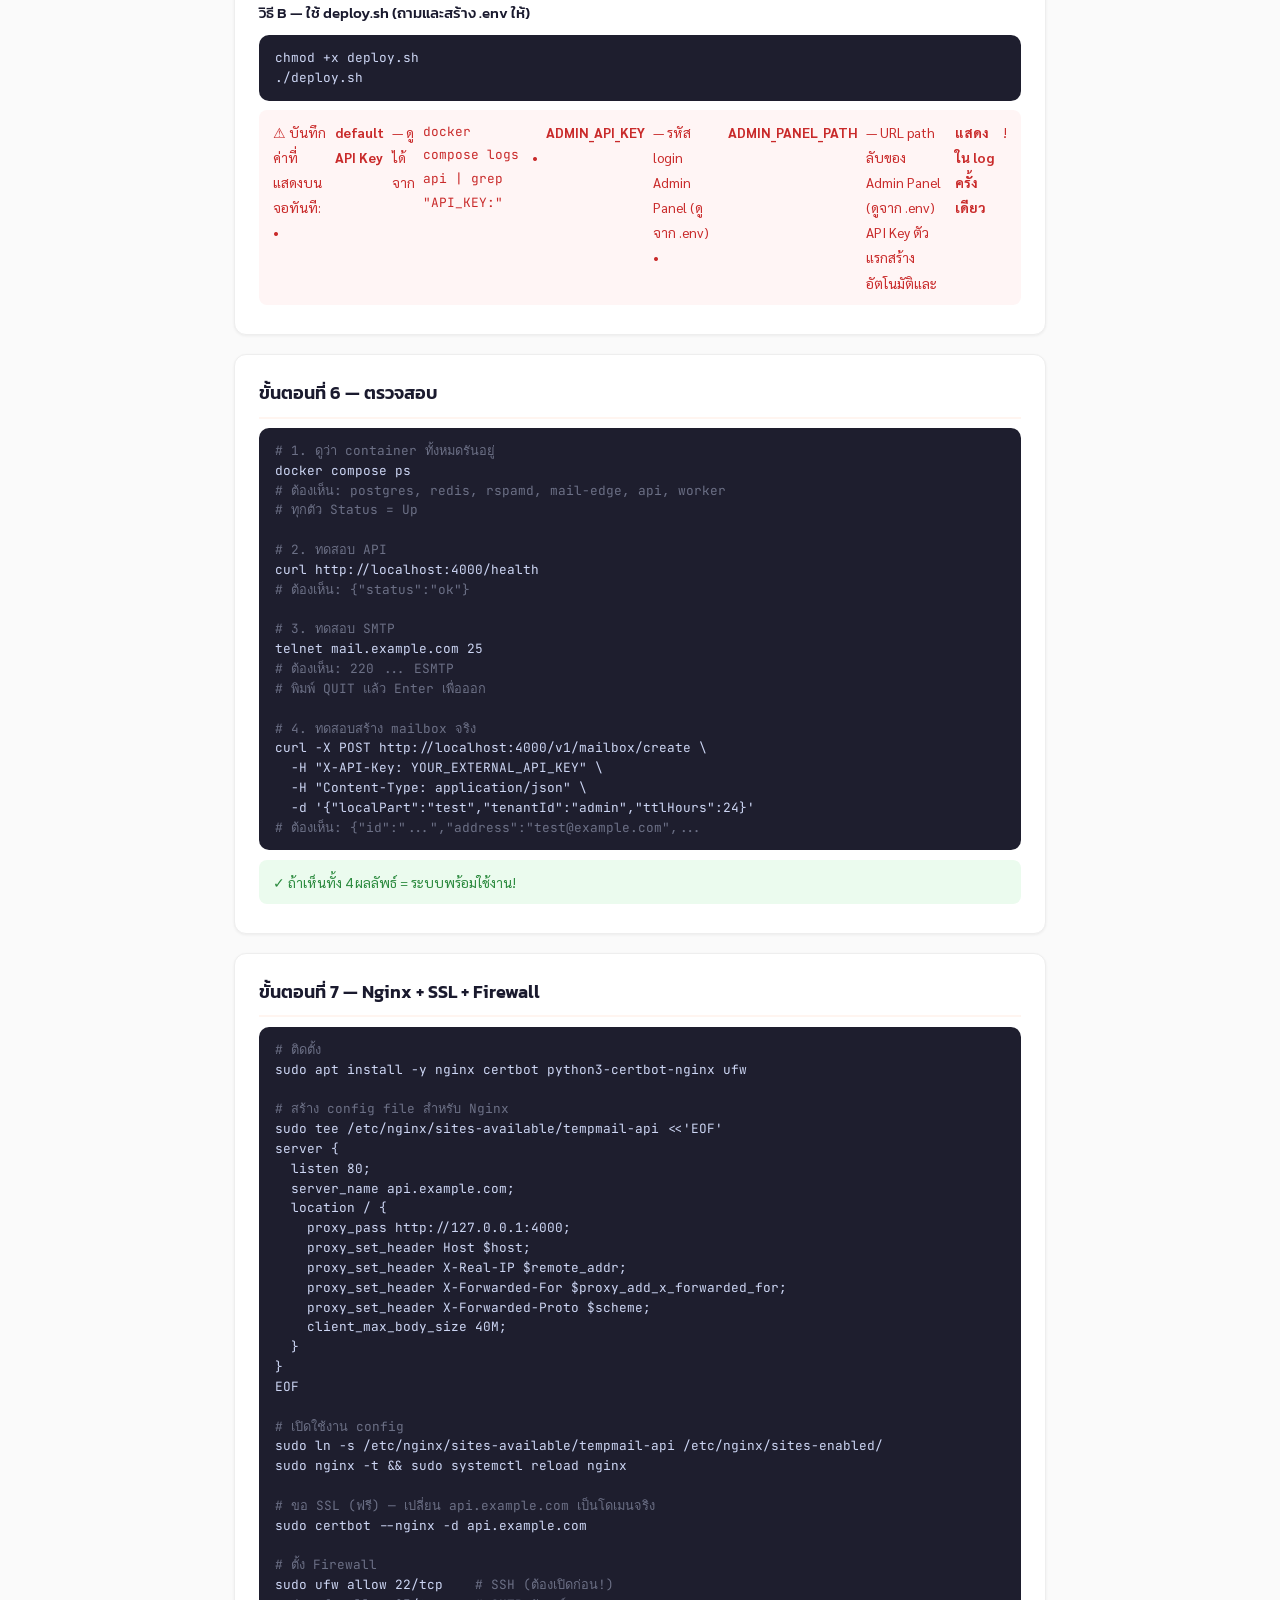
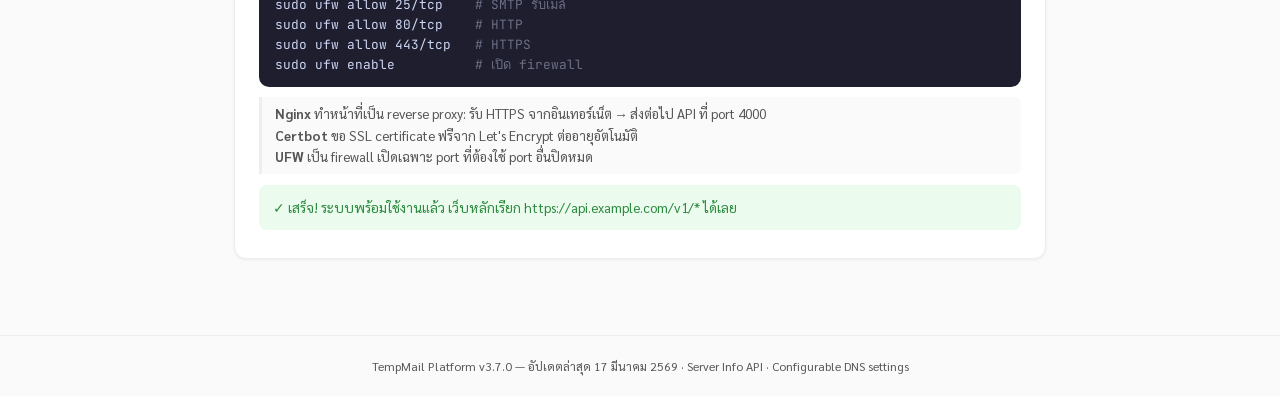
<file: INSTALL_GUIDE_TH.html>
<!DOCTYPE html>
<html lang="th">
<head>
<meta charset="UTF-8">
<meta name="viewport" content="width=device-width,initial-scale=1">
<title>TempMail — คู่มือติดตั้งและใช้งาน</title>
<link href="https://fonts.googleapis.com/css2?family=Kanit:wght@300;400;500;600;700&family=Sarabun:wght@300;400;500;600;700&family=JetBrains+Mono:wght@400;500&display=swap" rel="stylesheet">
<style>
*{margin:0;padding:0;box-sizing:border-box}
:root{--bg:#fafafa;--card:#fff;--tx:#1a1a2e;--tx2:#555;--ac:#e8590c;--acbg:#fff5f0;--bd:#eee;--cbg:#1e1e2e;--ctx:#cdd6f4;--gn:#2b8a3e;--gnbg:#ebfbee;--bl:#1971c2;--blbg:#e7f5ff;--yw:#e67700;--ywbg:#fff9db;--rd:#c92a2a;--rdbg:#fff5f5;--r:12px;--sh:0 1px 3px rgba(0,0,0,.06)}
body{background:var(--bg);color:var(--tx);font-family:'Sarabun',sans-serif;line-height:1.85;font-size:16px}
header{background:#fff;border-bottom:1px solid var(--bd);padding:2rem 1.5rem;text-align:center}
header h1{font-family:'Kanit',sans-serif;font-size:1.7rem;font-weight:600;color:var(--tx)}
header h1 span{color:var(--ac)}
header p{color:var(--tx2);font-size:.92rem;margin-top:.2rem}
.w{max-width:860px;margin:0 auto;padding:1.5rem}
.tabs{display:flex;gap:6px;flex-wrap:wrap;margin-bottom:1.5rem;position:sticky;top:0;z-index:10;background:var(--bg);padding:.7rem 0}
.t{font-family:'Kanit',sans-serif;padding:.5rem 1rem;background:var(--card);border:1.5px solid var(--bd);border-radius:8px;color:var(--tx2);cursor:pointer;font-size:.85rem;font-weight:500;transition:all .15s}
.t:hover{border-color:var(--ac);color:var(--ac)}.t.on{border-color:var(--ac);color:var(--ac);background:var(--acbg)}
.pn{display:none}.pn.on{display:block}
.c{background:var(--card);border:1px solid var(--bd);border-radius:var(--r);padding:1.3rem 1.5rem;margin-bottom:1.2rem;box-shadow:var(--sh)}
.c h2{font-family:'Kanit',sans-serif;font-size:1.15rem;font-weight:600;margin-bottom:.6rem;padding-bottom:.4rem;border-bottom:2px solid var(--acbg)}
.c h3{font-family:'Kanit',sans-serif;font-size:.95rem;font-weight:500;margin:1rem 0 .4rem}
p,.exp{font-size:.9rem;margin:.3rem 0;color:var(--tx2)}
.exp{background:var(--bg);border-left:3px solid var(--bd);padding:.4rem .8rem;margin:.4rem 0 .7rem;border-radius:0 6px 6px 0;font-size:.84rem;line-height:1.6}
pre{background:var(--cbg);border-radius:10px;padding:.8rem 1rem;overflow-x:auto;margin:.5rem 0 .6rem}
code{font-family:'JetBrains Mono',monospace;font-size:.8rem}
pre code{color:var(--ctx);display:block;white-space:pre;line-height:1.55}
.cm{color:#6c7086}
table{width:100%;border-collapse:collapse;margin:.5rem 0 .7rem;font-size:.86rem}
th,td{padding:.45rem .65rem;text-align:left;border-bottom:1px solid var(--bd)}
th{font-family:'Kanit',sans-serif;font-weight:500;color:var(--tx2);font-size:.78rem;text-transform:uppercase;background:var(--bg)}
.n{border-radius:8px;padding:.6rem .9rem;margin:.5rem 0;font-size:.85rem;display:flex;gap:.5rem}
.ni{background:var(--blbg);color:var(--bl)}.ns{background:var(--gnbg);color:var(--gn)}
.nw{background:var(--ywbg);color:var(--yw)}.nd{background:var(--rdbg);color:var(--rd)}
.s{display:flex;gap:.6rem;margin:.7rem 0 .3rem;align-items:center}
.sn{width:22px;height:22px;border-radius:50%;background:var(--ac);color:#fff;display:flex;align-items:center;justify-content:center;font-family:'Kanit',sans-serif;font-size:.72rem;font-weight:600;flex-shrink:0}
.st{font-family:'Kanit',sans-serif;font-weight:500;font-size:.92rem}
.arch{background:var(--cbg);border-radius:10px;padding:.8rem;margin:.5rem 0;font-family:'JetBrains Mono',monospace;font-size:.75rem;color:#a6e3a1;white-space:pre;overflow-x:auto}
.gen{background:var(--card);border:2px solid var(--ac);border-radius:var(--r);padding:1.3rem;margin:1rem 0}
.gen h3{font-family:'Kanit',sans-serif;color:var(--ac);text-align:center;margin-bottom:.7rem}
.g{display:grid;grid-template-columns:1fr 1fr;gap:.6rem}
.f{display:flex;flex-direction:column;gap:2px}
.f label{font-family:'Kanit',sans-serif;font-size:.7rem;color:var(--tx2);font-weight:500}
.f input{padding:.4rem .5rem;background:var(--bg);border:1px solid var(--bd);border-radius:6px;font-family:'JetBrains Mono',monospace;font-size:.8rem;color:var(--tx)}
.f input:focus{outline:none;border-color:var(--ac);box-shadow:0 0 0 3px rgba(232,89,12,.1)}
.f .h{font-size:.68rem;color:var(--tx2)}
.btn{grid-column:1/-1;padding:.55rem;margin-top:.2rem;background:var(--ac);color:#fff;border:none;border-radius:8px;font-family:'Kanit',sans-serif;font-size:.9rem;font-weight:500;cursor:pointer}
.btn:hover{filter:brightness(1.1)}
.out{margin-top:.7rem;display:none}
.out textarea{width:100%;height:260px;background:var(--cbg);color:var(--ctx);border:1px solid var(--bd);border-radius:10px;padding:.6rem;font-family:'JetBrains Mono',monospace;font-size:.76rem;resize:vertical}
.out .bs{display:flex;gap:.4rem;margin-top:.4rem}
.out .bs button{flex:1;padding:.4rem;border:none;border-radius:6px;font-family:'Kanit',sans-serif;font-size:.82rem;font-weight:500;cursor:pointer;color:#fff}
.bc{background:#2b8a3e}.bd{background:#1971c2}
footer{padding:1.2rem;text-align:center;color:var(--tx2);font-size:.75rem;border-top:1px solid var(--bd);margin-top:2rem}
@media(max-width:640px){.g{grid-template-columns:1fr}.tabs{flex-direction:column}header h1{font-size:1.3rem}}
</style>
</head>
<body>
<header>
<h1><span>TempMail</span> — คู่มือติดตั้งและใช้งาน</h1>
<p>คู่มือฉบับละเอียด อ่านตามทีละขั้น ใช้งานได้จริง</p>
</header>
<div class="w">
<div class="tabs">
<button class="t on" onclick="go('p1',this)">ติดตั้งครั้งแรก</button>
<button class="t" onclick="go('p2',this)">เพิ่ม Node</button>
<button class="t" onclick="go('p3',this)">ลด Node</button>
<button class="t" onclick="go('p4',this)">API & Admin</button>
<button class="t" onclick="go('p5',this)">ตั้งค่า & แก้ปัญหา</button>
</div>

<!-- ========== P1 ========== -->
<div class="pn on" id="p1">

<div class="c"><h2>ระบบนี้คืออะไร?</h2>
<p>TempMail เป็น <b>backend service</b> สำหรับรับอีเมลชั่วคราว เว็บหลักของคุณแค่เรียก API 2 บรรทัด:</p>
<pre><code>API_URL = https://api.example.com
API_KEY = YOUR_KEY</code></pre>
<p>ระบบจะรับเมล์จากอินเทอร์เน็ต → กรอง spam → เก็บข้อมูล → ส่งให้เว็บหลักผ่าน API → ลบอัตโนมัติเมื่อหมดอายุ</p>
<div class="arch">อินเทอร์เน็ต ── port 25 ──▶ mail-edge (รับเมล์)
                                  │
                              Rspamd (กรอง spam)
                                  │
                              api:4000 (เก็บข้อมูล)
                                  │
                    ┌──────────────┼──────────────┐
                 Postgres       Redis           R2
                (ฐานข้อมูล)   (cache/queue)  (เก็บไฟล์)
                                  │
                               worker
                         (ลบเมล์หมดอายุ)</div>
</div>

<div class="c"><h2>สิ่งที่ต้องมีก่อนเริ่ม</h2>
<table>
<tr><th>สิ่งที่ต้องมี</th><th>ขั้นต่ำ</th><th>แนะนำ</th><th>ทำไม</th></tr>
<tr><td>VPS (เช่น DigitalOcean, Vultr)</td><td>1 vCPU / 1 GB RAM</td><td>2 vCPU / 2 GB</td><td>รัน Docker containers 5-6 ตัว</td></tr>
<tr><td>โดเมน</td><td>1 โดเมน</td><td>—</td><td>ใช้เป็นที่อยู่อีเมล เช่น @example.com</td></tr>
<tr><td>Cloudflare R2</td><td>1 bucket</td><td>—</td><td>เก็บไฟล์เมล์และ attachment</td></tr>
<tr><td>OS</td><td>Ubuntu 22.04</td><td>Ubuntu 22.04/24.04</td><td>รองรับ Docker ดี เสถียร</td></tr>
</table>
<div class="n nw">⚠ ต้องเป็น VPS ที่เปิด port 25 ได้ (บาง provider เช่น GCP, Azure บล็อก port 25) แนะนำ DigitalOcean, Vultr, Hetzner</div>
</div>

<div class="c"><h2>ขั้นตอนที่ 1 — เตรียมเซิร์ฟเวอร์</h2>
<p>SSH เข้าเซิร์ฟเวอร์ แล้วรันคำสั่งตามนี้ทีละบรรทัด:</p>

<div class="s"><div class="sn">1</div><div class="st">อัปเดต OS ให้เป็นเวอร์ชันล่าสุด</div></div>
<pre><code>sudo apt update && sudo apt upgrade -y</code></pre>
<div class="exp">คำสั่งนี้จะดาวน์โหลดและติดตั้งอัปเดตความปลอดภัยทั้งหมด ใช้เวลาประมาณ 2-5 นาที</div>

<div class="s"><div class="sn">2</div><div class="st">ตั้ง timezone เป็น UTC</div></div>
<pre><code>sudo timedatectl set-timezone UTC</code></pre>
<div class="exp">ตั้ง timezone เป็น UTC เพื่อให้เวลาใน log ตรงกันทุก node ป้องกันปัญหาเมล์หมดอายุผิดเวลา</div>

<div class="s"><div class="sn">3</div><div class="st">รีบูต</div></div>
<pre><code>sudo reboot</code></pre>
<div class="exp">รีบูตเพื่อใช้ kernel ใหม่ รอสัก 30 วินาที แล้ว SSH กลับเข้ามาใหม่</div>

<div class="s"><div class="sn">4</div><div class="st">สร้าง Swap (ถ้า RAM 1 GB)</div></div>
<pre><code>sudo fallocate -l 2G /swapfile
sudo chmod 600 /swapfile
sudo mkswap /swapfile
sudo swapon /swapfile
echo '/swapfile none swap sw 0 0' | sudo tee -a /etc/fstab</code></pre>
<div class="exp">Swap คือพื้นที่ดิสก์ที่ใช้แทน RAM เมื่อ RAM เต็ม ถ้าเครื่องมี RAM 2 GB ขึ้นไป ข้ามขั้นตอนนี้ได้</div>

<div class="s"><div class="sn">5</div><div class="st">ติดตั้ง Docker</div></div>
<pre><code>curl -fsSL https://get.docker.com | sh
sudo usermod -aG docker $USER</code></pre>
<div class="exp">Docker ใช้รัน containers ทั้งหมดของระบบ คำสั่ง <code>usermod</code> อนุญาตให้ user ปัจจุบันใช้ Docker ได้โดยไม่ต้อง sudo</div>

<div class="s"><div class="sn">6</div><div class="st">ออกจากระบบแล้ว SSH กลับเข้ามา (สำคัญ!)</div></div>
<pre><code>exit
<span class="cm"># SSH กลับเข้ามาใหม่</span>
ssh user@your-server-ip</code></pre>
<div class="exp">ต้อง logout แล้ว login ใหม่เพื่อให้สิทธิ์ Docker group มีผล ถ้าไม่ทำจะรัน docker ไม่ได้</div>

<div class="s"><div class="sn">7</div><div class="st">ติดตั้ง Git</div></div>
<pre><code>sudo apt install -y git</code></pre>

<div class="s"><div class="sn">8</div><div class="st">ตรวจสอบว่าทุกอย่างพร้อม</div></div>
<pre><code>docker --version       <span class="cm"># ต้องเห็น Docker version 24.x+</span>
docker compose version <span class="cm"># ต้องเห็น Docker Compose version v2.x+</span>
git --version          <span class="cm"># ต้องเห็น git version 2.x+</span></code></pre>
<div class="n ns">✓ ถ้าเห็นเลขเวอร์ชันทั้ง 3 คำสั่ง = เซิร์ฟเวอร์พร้อมแล้ว</div>
</div>

<div class="c"><h2>ขั้นตอนที่ 2 — ตั้งค่า DNS</h2>
<p>ไปที่เว็บ DNS provider (เช่น Cloudflare, Namecheap) แล้วเพิ่ม record ดังนี้:</p>
<table>
<tr><th>Type</th><th>Name</th><th>Value</th><th>Priority</th><th>อธิบาย</th></tr>
<tr><td><b>A</b></td><td>mail.example.com</td><td>IP เซิร์ฟเวอร์ เช่น 45.76.1.2</td><td>—</td><td>บอกว่า mail.example.com อยู่ที่ IP ไหน</td></tr>
<tr><td><b>MX</b></td><td>example.com</td><td>mail.example.com</td><td>10</td><td>บอกว่าเมล์ @example.com ให้ส่งไปที่ mail.example.com</td></tr>
</table>
<div class="exp"><b>ตัวอย่างจริง:</b> ถ้าโดเมนคือ tempmail.io แล้ว VPS IP คือ 45.76.1.2<br>
→ A record: <code>mail.tempmail.io</code> → <code>45.76.1.2</code><br>
→ MX record: <code>tempmail.io</code> → <code>mail.tempmail.io</code> priority 10</div>
<p>รอ 5-60 นาทีให้ DNS propagate แล้วตรวจ:</p>
<pre><code>dig +short mail.example.com A     <span class="cm"># ต้องเห็น IP เช่น 45.76.1.2</span>
dig +short example.com MX         <span class="cm"># ต้องเห็น: 10 mail.example.com.</span></code></pre>
</div>

<div class="c"><h2>ขั้นตอนที่ 3 — สร้าง Cloudflare R2 Bucket</h2>
<div class="s"><div class="sn">1</div><div class="st">ล็อกอิน Cloudflare Dashboard → เมนูซ้าย → R2</div></div>
<div class="s"><div class="sn">2</div><div class="st">กด "Create bucket" → ตั้งชื่อ: <code>tempmail-archives</code></div></div>
<div class="s"><div class="sn">3</div><div class="st">กลับไปหน้า R2 → "Manage R2 API Tokens" → "Create API token"</div></div>
<p>ตั้งค่า:</p>
<table>
<tr><th>ช่อง</th><th>ค่า</th></tr>
<tr><td>Token name</td><td>tempmail-rw</td></tr>
<tr><td>Permissions</td><td>Object Read & Write</td></tr>
<tr><td>Specify bucket(s)</td><td>เลือก tempmail-archives</td></tr>
</table>
<div class="s"><div class="sn">4</div><div class="st">กด "Create API Token" แล้วจด 3 ค่านี้ไว้</div></div>
<div class="n nd">🔑 บันทึกทันที เพราะ Secret Key จะแสดงแค่ครั้งเดียว:<br>
• <b>Account ID</b> (เห็นที่มุมขวาบนของ Dashboard)<br>
• <b>Access Key ID</b> (ขึ้นต้นด้วยตัวอักษร)<br>
• <b>Secret Access Key</b> (รหัสยาว)</div>
</div>

<div class="c"><h2>ขั้นตอนที่ 4 — Clone โค้ดและสร้าง .env</h2>
<pre><code>cd /opt
sudo git clone https://github.com/botnick/TempMail.git mailserver
sudo chown -R $USER:$USER /opt/mailserver
cd /opt/mailserver</code></pre>
<div class="exp"><code>/opt</code> คือโฟลเดอร์มาตรฐานสำหรับเก็บ software บน Linux<br>
<code>chown</code> เปลี่ยนเจ้าของโฟลเดอร์ให้เป็น user ปัจจุบัน เพื่อให้แก้ไฟล์ได้โดยไม่ต้อง sudo</div>
<div class="gen">
<h3>ตัวช่วยสร้างไฟล์ .env</h3>
<p style="text-align:center;font-size:.82rem;color:var(--tx2)">กรอกข้อมูล R2 แล้วกดปุ่ม — รหัสทั้งหมดจะถูกสุ่มให้อัตโนมัติ</p>
<div class="g">
<div class="f"><label>Frontend URL (ไม่บังคับ)</label><input id="eF" placeholder="ว่างไว้ได้ ถ้าเรียก API จาก server-side"><span class="h">ใส่เฉพาะเมื่อ browser เรียก API ตรง (CORS)</span></div>
<div class="f"><label>R2 Account ID</label><input id="eA" placeholder="abc123..."></div>
<div class="f"><label>R2 Access Key ID</label><input id="eK" placeholder="จาก Cloudflare"></div>
<div class="f"><label>R2 Secret Access Key</label><input id="eS" type="password" placeholder="จาก Cloudflare"></div>
<div class="f"><label>R2 Bucket Name</label><input id="eB" value="tempmail-archives"></div>
<div class="f"><label>Spam Threshold</label><input id="eSP" type="number" value="15" min="1"><span class="h">ยิ่งต่ำ ยิ่งเข้มงวด (แนะนำ 15)</span></div>
<div class="f"><label>Max Attachments ต่อเมล์</label><input id="eMA" type="number" value="10" min="1"></div>
<div class="f"><label>Max ขนาด Attach (MB)</label><input id="eMS" type="number" value="10" min="1"></div>
<button class="btn" onclick="gen()">สร้าง .env — สุ่ม Token อัตโนมัติ</button>
</div>
<div class="out" id="eO">
<textarea id="eC" readonly></textarea>
<div class="bs">
<button class="bc" onclick="navigator.clipboard.writeText(document.getElementById('eC').value);this.textContent='✓ Copied';setTimeout(()=>this.textContent='Copy',2e3)">Copy</button>
<button class="bd" onclick="let b=new Blob([document.getElementById('eC').value],{type:'text/plain'}),a=document.createElement('a');a.href=URL.createObjectURL(b);a.download='.env';a.click()">Download .env</button>
</div></div>
</div>
<p>นำไฟล์ .env ไปวางที่ <code>/opt/mailserver/.env</code></p>
<pre><code><span class="cm"># ถ้า Copy ให้วาง</span>
nano /opt/mailserver/.env
<span class="cm"># แปะเนื้อหาที่ Copy มา แล้วกด Ctrl+X → Y → Enter</span></code></pre>
</div>

<div class="c"><h2>ขั้นตอนที่ 5 — Deploy (One-Click)</h2>
<h3>วิธี A — ใช้ .env จาก Generator</h3>
<pre><code>docker compose build --no-cache   <span class="cm"># build ใช้เวลา 3-10 นาที</span>
docker compose up -d              <span class="cm"># -d = รันเป็น background</span></code></pre>
<h3>วิธี B — ใช้ deploy.sh (ถามและสร้าง .env ให้)</h3>
<pre><code>chmod +x deploy.sh
./deploy.sh</code></pre>
<div class="n nd">⚠ บันทึกค่าที่แสดงบนจอทันที:<br>
• <b>default API Key</b> — ดูได้จาก <code>docker compose logs api | grep "API_KEY:"</code><br>
• <b>ADMIN_API_KEY</b> — รหัส login Admin Panel (ดูจาก .env)<br>
• <b>ADMIN_PANEL_PATH</b> — URL path ลับของ Admin Panel (ดูจาก .env)<br>
API Key ตัวแรกสร้างอัตโนมัติและ<b>แสดงใน log ครั้งเดียว</b>!</div>
</div>

<div class="c"><h2>ขั้นตอนที่ 6 — ตรวจสอบ</h2>
<pre><code><span class="cm"># 1. ดูว่า container ทั้งหมดรันอยู่</span>
docker compose ps
<span class="cm"># ต้องเห็น: postgres, redis, rspamd, mail-edge, api, worker
# ทุกตัว Status = Up</span>

<span class="cm"># 2. ทดสอบ API</span>
curl http://localhost:4000/health
<span class="cm"># ต้องเห็น: {"status":"ok"}</span>

<span class="cm"># 3. ทดสอบ SMTP</span>
telnet mail.example.com 25
<span class="cm"># ต้องเห็น: 220 ... ESMTP
# พิมพ์ QUIT แล้ว Enter เพื่อออก</span>

<span class="cm"># 4. ทดสอบสร้าง mailbox จริง</span>
curl -X POST http://localhost:4000/v1/mailbox/create \
  -H "X-API-Key: YOUR_EXTERNAL_API_KEY" \
  -H "Content-Type: application/json" \
  -d '{"localPart":"test","tenantId":"admin","ttlHours":24}'
<span class="cm"># ต้องเห็น: {"id":"...","address":"test@example.com",...</span></code></pre>
<div class="n ns">✓ ถ้าเห็นทั้ง 4 ผลลัพธ์ = ระบบพร้อมใช้งาน!</div>
</div>

<div class="c"><h2>ขั้นตอนที่ 7 — Nginx + SSL + Firewall</h2>
<pre><code><span class="cm"># ติดตั้ง</span>
sudo apt install -y nginx certbot python3-certbot-nginx ufw

<span class="cm"># สร้าง config file สำหรับ Nginx</span>
sudo tee /etc/nginx/sites-available/tempmail-api &lt;&lt;'EOF'
server {
  listen 80;
  server_name api.example.com;
  location / {
    proxy_pass http://127.0.0.1:4000;
    proxy_set_header Host $host;
    proxy_set_header X-Real-IP $remote_addr;
    proxy_set_header X-Forwarded-For $proxy_add_x_forwarded_for;
    proxy_set_header X-Forwarded-Proto $scheme;
    client_max_body_size 40M;
  }
}
EOF

<span class="cm"># เปิดใช้งาน config</span>
sudo ln -s /etc/nginx/sites-available/tempmail-api /etc/nginx/sites-enabled/
sudo nginx -t && sudo systemctl reload nginx

<span class="cm"># ขอ SSL (ฟรี) — เปลี่ยน api.example.com เป็นโดเมนจริง</span>
sudo certbot --nginx -d api.example.com

<span class="cm"># ตั้ง Firewall</span>
sudo ufw allow 22/tcp    <span class="cm"># SSH (ต้องเปิดก่อน!)</span>
sudo ufw allow 25/tcp    <span class="cm"># SMTP รับเมล์</span>
sudo ufw allow 80/tcp    <span class="cm"># HTTP</span>
sudo ufw allow 443/tcp   <span class="cm"># HTTPS</span>
sudo ufw enable          <span class="cm"># เปิด firewall</span></code></pre>
<div class="exp"><b>Nginx</b> ทำหน้าที่เป็น reverse proxy: รับ HTTPS จากอินเทอร์เน็ต → ส่งต่อไป API ที่ port 4000<br>
<b>Certbot</b> ขอ SSL certificate ฟรีจาก Let's Encrypt ต่ออายุอัตโนมัติ<br>
<b>UFW</b> เป็น firewall เปิดเฉพาะ port ที่ต้องใช้ port อื่นปิดหมด</div>
<div class="n ns">✓ เสร็จ! ระบบพร้อมใช้งานแล้ว เว็บหลักเรียก https://api.example.com/v1/* ได้เลย</div>
</div>
</div>

<!-- ========== P2: ADD NODE ========== -->
<div class="pn" id="p2">
<div class="c"><h2>เพิ่ม Node คืออะไร? ทำไมต้องเพิ่ม?</h2>
<p>เมื่อระบบรับเมล์เยอะมาก หรือต้องการ failover (เครื่องหลักล่ม ยังรับเมล์ได้) ให้เพิ่ม Node ใหม่</p>
<div class="arch">                  ลองก่อน (MX 10)        ถ้าเครื่อง 1 ล่ม (MX 20)
อินเทอร์เน็ต ──▶ Node 1: mail-edge ──┐
อินเทอร์เน็ต ──▶ Node 2: mail-edge ──┤
                                      ▼
                           Node 1: api + DB + Redis + worker</div>
<div class="n ni">ℹ Node ใหม่รัน <b>แค่ mail-edge ตัวเดียว</b> ไม่มี Redis / Postgres ของตัวเอง<br>
เชื่อมไปใช้ของเครื่องหลัก — เว็บหลักไม่ต้องเปลี่ยน config อะไรเลย</div>
</div>

<div class="c"><h2>ขั้นตอนที่ 1 — เตรียมเครื่องหลัก</h2>
<p>ต้องเปิดให้ Node ใหม่เชื่อมต่อ Redis, API, Rspamd ของเครื่องหลักได้</p>
<pre><code><span class="cm"># บนเครื่องหลัก — เปิด firewall ให้ IP ของ Node ใหม่</span>
<span class="cm"># เปลี่ยน NODE2_IP เป็น IP จริงของ Node ใหม่</span>
sudo ufw allow from NODE2_IP to any port 4000   <span class="cm"># API</span>
sudo ufw allow from NODE2_IP to any port 6379   <span class="cm"># Redis</span>
sudo ufw allow from NODE2_IP to any port 11333  <span class="cm"># Rspamd</span></code></pre>
<div class="exp"><b>ตัวอย่าง:</b> ถ้า Node ใหม่ IP คือ 103.28.70.50<br>
<code>sudo ufw allow from 103.28.70.50 to any port 4000</code><br>
<code>sudo ufw allow from 103.28.70.50 to any port 6379</code><br>
<code>sudo ufw allow from 103.28.70.50 to any port 11333</code></div>
<p>แก้ <code>docker-compose.yml</code> เปิด Redis port ให้ Node ใหม่:</p>
<pre><code><span class="cm"># เพิ่มใน service redis:</span>
  redis:
    ports:
      - "NODE2_IP:6379:6379"</code></pre>
<pre><code>docker compose up -d redis   <span class="cm"># restart redis ด้วย port ใหม่</span></code></pre>
</div>

<div class="c"><h2>ขั้นตอนที่ 2 — ติดตั้งบน Node ใหม่ (One-Click)</h2>
<pre><code><span class="cm"># SSH เข้า Node ใหม่</span>
curl -fsSL https://get.docker.com | sh
sudo usermod -aG docker $USER && exit
<span class="cm"># SSH กลับเข้ามาใหม่</span>
sudo apt install -y git

cd /opt
sudo git clone https://github.com/botnick/TempMail.git mailserver
sudo chown -R $USER:$USER /opt/mailserver
cd /opt/mailserver

chmod +x add-node.sh
./add-node.sh</code></pre>
<p>สคริปต์จะถามข้อมูล 3 อย่าง:</p>
<table>
<tr><th>ถาม</th><th>ตัวอย่างค่า</th><th>ดูจากไหน</th></tr>
<tr><td>Redis URL</td><td><code>redis://:mypass@45.76.1.2:6379</code></td><td>.env → REDIS_PASSWORD + IP เครื่องหลัก</td></tr>
<tr><td>Internal API URL</td><td><code>http://45.76.1.2:4000/internal/mail/ingest</code></td><td>IP เครื่องหลัก</td></tr>
<tr><td>Rspamd URL</td><td><code>http://45.76.1.2:11333</code></td><td>IP เครื่องหลัก (ว่างไว้ได้เพื่อข้าม)</td></tr>
</table>
<div class="n ni">ℹ Node เสริมใช้ <b>API Key จาก Admin Panel</b> ในการส่งเมล์เข้า API — ไม่ใช่ INTERNAL_API_TOKEN (ตัวนี้เลิกใช้แล้ว)</div>
</div>

<div class="c"><h2>ขั้นตอนที่ 3 — เพิ่ม DNS</h2>
<table>
<tr><th>Type</th><th>Name</th><th>Value</th><th>Priority</th></tr>
<tr><td>A</td><td>mail2.example.com</td><td>IP Node ใหม่</td><td>—</td></tr>
<tr><td>MX</td><td>example.com</td><td>mail2.example.com</td><td>20</td></tr>
</table>
<div class="exp">Priority 10 (Node 1) = ลองก่อน, Priority 20 (Node 2) = ใช้เมื่อ Node 1 ไม่ตอบ</div>
</div>

<div class="c"><h2>ขั้นตอนที่ 4 — ตรวจสอบ</h2>
<pre><code><span class="cm"># บน Node ใหม่</span>
docker compose -f docker-compose.node.yml ps   <span class="cm"># mail-edge = Up</span>
telnet mail2.example.com 25                     <span class="cm"># → 220 ESMTP</span>

<span class="cm"># บนเครื่องหลัก — ดูว่าเมลจาก Node ใหม่เข้ามา</span>
docker compose logs api --tail 20 | grep "ingested"</code></pre>
<div class="n ns">✓ เห็น mail-edge = Up + SMTP ตอบ 220 = Node ใหม่พร้อมรับเมล์แล้ว!</div>
</div>
</div>

<!-- ========== P3: REMOVE NODE ========== -->
<div class="pn" id="p3">
<div class="c"><h2>ลด Node — ไม่กระทบระบบ</h2>
<div class="n ns">✓ Node เสริมรัน mail-edge อย่างเดียว ไม่มีข้อมูลอยู่ในเครื่อง<br>
ลบได้ทันที เมล์จะ route ไป Node ที่เหลืออัตโนมัติ เว็บหลักไม่ต้องเปลี่ยนอะไร</div>
<div class="s"><div class="sn">1</div><div class="st">ลบ DNS ก่อน แล้วรอ 1 ชั่วโมง</div></div>
<p>ลบ MX + A record ของ Node ที่จะถอดออก (เช่น mail2.example.com)</p>
<div class="s"><div class="sn">2</div><div class="st">รัน remove-node.sh บน Node ที่จะลบ</div></div>
<pre><code>cd /opt/mailserver
chmod +x remove-node.sh
./remove-node.sh</code></pre>
<div class="exp">สคริปต์จะตรวจว่าไม่ใช่เครื่องหลัก → ถามยืนยัน DNS → หยุด container → ลบ Docker data → แสดงคำสั่ง firewall ให้ copy ไปรันบนเครื่องหลัก</div>
<div class="s"><div class="sn">3</div><div class="st">ล้าง Firewall บนเครื่องหลัก</div></div>
<pre><code><span class="cm"># copy-paste จากที่ remove-node.sh แสดง</span>
sudo ufw delete allow from NODE2_IP to any port 6379
sudo ufw delete allow from NODE2_IP to any port 4000
sudo ufw delete allow from NODE2_IP to any port 11333</code></pre>
</div>
<div class="c"><h2>Checklist ยืนยัน</h2>
<table>
<tr><th>ตรวจสอบ</th><th>คำสั่ง</th><th>ผลที่ต้องได้</th></tr>
<tr><td>API ทำงาน</td><td><code>curl API_URL/health</code></td><td>{"status":"ok"}</td></tr>
<tr><td>สร้าง mailbox</td><td><code>curl -X POST .../v1/mailbox/create</code></td><td>201</td></tr>
<tr><td>รับเมล์</td><td>ส่ง test email</td><td>เมล์เข้า inbox</td></tr>
<tr><td>DNS ถูกต้อง</td><td><code>dig +short example.com MX</code></td><td>ไม่มี Node ที่ลบ</td></tr>
</table></div>
</div>

<!-- ========== P4: API ========== -->
<div class="pn" id="p4">
<div class="c"><h2>เชื่อมเว็บหลัก — ใช้แค่ 2 บรรทัด</h2>
<pre><code>API_URL = https://api.example.com
API_KEY = YOUR_EXTERNAL_API_KEY  <span class="cm">← จาก deploy.sh หรือ .env</span></code></pre>
</div>
<div class="c"><h2>API ทั้งหมด</h2>
<table>
<tr><th>Method</th><th>Path</th><th>หน้าที่</th></tr>
<tr><td>POST</td><td>/v1/mailbox/create</td><td>สร้าง mailbox</td></tr>
<tr><td>GET</td><td>/v1/mailbox/:id/messages</td><td>ดึงรายการเมล์</td></tr>
<tr><td>GET</td><td>/v1/message/:id</td><td>อ่านเมล์ฉบับเต็ม</td></tr>
<tr><td>DELETE</td><td>/v1/mailbox/:id</td><td>ลบ mailbox</td></tr>
<tr><td>GET</td><td>/v1/domains</td><td>รายการ domain</td></tr>
</table></div>
<div class="c"><h2>ตัวอย่างโค้ด JavaScript</h2>
<pre><code><span class="cm">// สร้าง mailbox</span>
const res = await fetch(`${API_URL}/v1/mailbox/create`, {
  method: 'POST',
  headers: { 'X-API-Key': API_KEY, 'Content-Type': 'application/json' },
  body: JSON.stringify({ localPart: 'john', tenantId: 'user_1', ttlHours: 48 })
});
const { id, address } = await res.json();
<span class="cm">// → { id: "mb_abc", address: "john@example.com" }</span>

<span class="cm">// ดึงรายการเมล์</span>
const { messages } = await fetch(`${API_URL}/v1/mailbox/${id}/messages`,
  { headers: { 'X-API-Key': API_KEY } }).then(r => r.json());

<span class="cm">// เช็ค spam</span>
messages.forEach(msg => {
  if (msg.isSpam) console.warn('⚠ Spam:', msg.subject);
});</code></pre></div>
<div class="c"><h2>Admin Panel</h2>
<p>URL: <code>https://api.example.com/ADMIN_PANEL_PATH/</code></p>
<p>Login: username = <code>ADMIN_USERNAME</code>, password = <code>ADMIN_API_KEY</code></p>
<table>
<tr><th>แท็บ</th><th>ฟังก์ชัน</th></tr>
<tr><td>Dashboard</td><td>สถิติภาพรวม, real-time feed</td></tr>
<tr><td>Domains</td><td>เพิ่ม / ลบ / ตรวจ DNS</td></tr>
<tr><td>Nodes</td><td>จัดการ mail-edge nodes</td></tr>
<tr><td>Filters</td><td>ตั้งกฎ block/allow sender</td></tr>
<tr><td>Mailboxes</td><td>ค้นหา ดู ลบ</td></tr>
<tr><td>Messages</td><td>ค้นหาเมล์ทั้งระบบ ดู HTML/Text/Attachment</td></tr>
<tr><td>API Keys</td><td>สร้าง / Revoke API Keys; ตั้งค่า <b>Internal Mode</b> เพื่อ bypass rate limit</td></tr>
<tr><td>Settings</td><td>ปรับค่าระบบ (TTL, spam threshold, webhook)</td></tr>
<tr><td>Audit Log</td><td>ประวัติการกระทำของ admin</td></tr>
</table>
<div class="n ni">ℹ API Keys ที่นี่คือ key สำหรับ <b>เว็บหลักเรียก /v1/* API</b> — สร้างได้หลาย key ตั้งชื่อแยกตาม project</div></div>
</div>

<!-- ========== P5: CONFIG ========== -->
<div class="pn" id="p5">
<div class="c"><h2>ตัวแปร .env ทั้งหมด</h2>
<table>
<tr><th>ตัวแปร</th><th>ค่าเริ่มต้น</th><th>คำอธิบาย</th></tr>
<tr><td>POSTGRES_PASSWORD</td><td>(สุ่ม)</td><td>รหัส Database</td></tr>
<tr><td>REDIS_PASSWORD</td><td>(สุ่ม)</td><td>รหัส Redis</td></tr>
<tr><td>ADMIN_API_KEY</td><td>(สุ่ม)</td><td>รหัส login Admin Panel (username อยู่ที่ ADMIN_USERNAME)</td></tr>
<tr><td>ADMIN_USERNAME</td><td>admin</td><td>ชื่อผู้ใช้ login Admin Panel</td></tr>
<tr><td>ADMIN_PANEL_PATH</td><td>(สุ่ม)</td><td>URL path ลับ เช่น /myadmin1234/ — เก็บเป็นความลับ</td></tr>
<tr><td>FRONTEND_URL</td><td><i>(ว่าง)</i></td><td>CORS origin — ใส่เฉพาะเมื่อ browser เรียก API ตรง ถ้าเรียกจาก server-side ไม่ต้องใส่</td></tr>
<tr><td>SPAM_REJECT_THRESHOLD</td><td>15</td><td>คะแนน spam สูงกว่านี้ = reject</td></tr>
<tr><td>MAX_ATTACHMENTS</td><td>10</td><td>จำนวน attachment สูงสุดต่อเมล์</td></tr>
<tr><td>MAX_ATTACHMENT_SIZE_MB</td><td>10</td><td>ขนาดสูงสุดต่อ attachment</td></tr>
</table>
<div class="n ni">ℹ <b>API Keys</b> สำหรับเรียก SDK (<code>/v1/*</code>) จัดการผ่าน <b>Admin Panel → API Keys</b> ไม่ต้องใส่ใน .env — ระบบสร้างให้อัตโนมัติตอน boot ครั้งแรก</div></div>

<div class="c"><h2>วิธีแก้ไข .env หลัง Deploy</h2>
<div class="n nw">⚠ กฎทอง: แก้ .env → restart container ที่เกี่ยวข้อง → ตรวจสอบ<br>
สำรอง .env ก่อนแก้ทุกครั้ง!</div>

<h3>ขั้นตอนมาตรฐาน</h3>
<pre><code><span class="cm"># 1. สำรอง .env ก่อนแก้</span>
cp .env .env.backup.$(date +%Y%m%d_%H%M%S)

<span class="cm"># 2. แก้ไข</span>
nano .env

<span class="cm"># 3. restart container ที่เกี่ยว (ดูตารางด้านล่าง)</span>
docker compose up -d

<span class="cm"># 4. ตรวจสอบ</span>
curl http://localhost:4000/health   <span class="cm"># → {"status":"ok"}</span>
docker compose ps                   <span class="cm"># ทุกตัว = Up</span></code></pre>

<h3>ตารางว่าต้อง restart อะไรบ้าง</h3>
<table>
<tr><th>ตัวแปรที่เปลี่ยน</th><th>ต้อง restart</th><th>คำสั่ง</th></tr>
<tr><td>POSTGRES_*, DATABASE_URL</td><td><b>ทั้งหมด</b></td><td><code>docker compose down && docker compose up -d</code></td></tr>
<tr><td>REDIS_PASSWORD, REDIS_URL</td><td><b>ทั้งหมด</b></td><td><code>docker compose down && docker compose up -d</code></td></tr>
<tr><td>ADMIN_API_KEY / ADMIN_PANEL_PATH</td><td>api เท่านั้น</td><td><code>docker compose restart api</code></td></tr>
<tr><td>FRONTEND_URL</td><td>api เท่านั้น</td><td><code>docker compose restart api</code></td></tr>
<tr><td>R2_*</td><td>api, worker</td><td><code>docker compose restart api worker</code></td></tr>
<tr><td>SPAM_REJECT_THRESHOLD</td><td>mail-edge</td><td><code>docker compose restart mail-edge</code></td></tr>
<tr><td>MAX_*, LOG_*</td><td>api, mail-edge, worker</td><td><code>docker compose restart api mail-edge worker</code></td></tr>
</table>
<div class="n ni">ℹ <b>API Keys</b> rotate ผ่าน Admin Panel → API Keys → Revoke แล้วสร้างใหม่ ไม่ต้อง restart container</div>
<div class="n nd">⚠ ถ้าเปลี่ยน REDIS_PASSWORD หรือ POSTGRES_PASSWORD ต้องเปลี่ยน REDIS_URL กับ DATABASE_URL ด้วยพร้อมกัน!</div>
</div>

<div class="c"><h2>สถานการณ์ 1 — เปลี่ยนโดเมน</h2>
<div class="s"><div class="sn">1</div><div class="st">เพิ่ม DNS record ใหม่ก่อน</div></div>
<pre><code><span class="cm"># A    mail.newdomain.com  →  IP เซิร์ฟเวอร์</span>
<span class="cm"># MX   newdomain.com       →  mail.newdomain.com  (priority 10)</span></code></pre>
<div class="s"><div class="sn">2</div><div class="st">รอ DNS propagate แล้วตรวจ</div></div>
<pre><code>dig +short mail.newdomain.com A    <span class="cm"># → IP เซิร์ฟเวอร์</span>
dig +short newdomain.com MX        <span class="cm"># → 10 mail.newdomain.com.</span></code></pre>
<div class="s"><div class="sn">3</div><div class="st">เพิ่มโดเมนใหม่ผ่าน Admin Panel หรือ API</div></div>
<pre><code>curl -X POST http://localhost:4000/admin/domains \
  -H "X-Admin-Key: YOUR_ADMIN_KEY" \
  -H "Content-Type: application/json" \
  -d '{"domain":"newdomain.com"}'</code></pre>
<div class="s"><div class="sn">4</div><div class="st">(ถ้ามี) แก้ FRONTEND_URL ใน .env</div></div>
<pre><code>nano .env
<span class="cm"># เปลี่ยน: FRONTEND_URL=https://newapp.newdomain.com</span>
docker compose restart api</code></pre>
<div class="s"><div class="sn">5</div><div class="st">แก้ Nginx + SSL ถ้าใช้ reverse proxy</div></div>
<pre><code>sudo nano /etc/nginx/sites-available/tempmail-api
<span class="cm"># เปลี่ยน server_name เป็นโดเมนใหม่</span>
sudo certbot --nginx -d api.newdomain.com
sudo systemctl reload nginx</code></pre>
<div class="n ni">ℹ การเพิ่มโดเมนใหม่ไม่ต้องแก้ .env — จัดการผ่าน Admin Panel ได้เลย แก้ .env เฉพาะเมื่อ FRONTEND_URL เปลี่ยน</div>
</div>

<div class="c"><h2>สถานการณ์ 2 — Rotate API Keys (แนะนำเป็นระยะ)</h2>
<div class="n ni">ℹ SDK API Keys จัดการผ่าน <b>Admin Panel → API Keys</b> ทั้งหมด ไม่ต้อง restart container</div>
<div class="s"><div class="sn">1</div><div class="st">ไป Admin Panel → API Keys → สร้าง key ใหม่</div></div>
<p>กด <b>Create API Key</b> → ตั้งชื่อ → กด Save → บันทึก key ที่แสดงทันที (แสดงแค่ครั้งเดียว)</p>
<div class="s"><div class="sn">2</div><div class="st">อัปเดตเว็บหลักด้วย key ใหม่</div></div>
<div class="s"><div class="sn">3</div><div class="st">Revoke key เก่าที่ Admin Panel → API Keys → Revoke</div></div>
<div class="s"><div class="sn">4</div><div class="st">เปลี่ยน Admin password (ADMIN_API_KEY) ถ้าต้องการ</div></div>
<pre><code>cp .env .env.backup.$(date +%Y%m%d_%H%M%S)
nano .env
<span class="cm"># แก้: ADMIN_API_KEY=ค่าใหม่
# แก้: ADMIN_PANEL_PATH=ค่าใหม่ (ถ้าจะเปลี่ยน path)</span>
docker compose restart api</code></pre>
<div class="s"><div class="sn">5</div><div class="st">ตรวจสอบ</div></div>
<pre><code>curl http://localhost:4000/health</code></pre>
</div>

<div class="c"><h2>สถานการณ์ 3 — เปลี่ยน Cloudflare R2 Credentials</h2>
<div class="s"><div class="sn">1</div><div class="st">สร้าง API token ใหม่ที่ Cloudflare Dashboard</div></div>
<div class="s"><div class="sn">2</div><div class="st">แก้ .env</div></div>
<pre><code>nano .env
<span class="cm"># แก้: R2_ACCOUNT_ID, R2_ACCESS_KEY_ID, R2_SECRET_ACCESS_KEY</span></code></pre>
<div class="s"><div class="sn">3</div><div class="st">Restart api กับ worker</div></div>
<pre><code>docker compose restart api worker</code></pre>
<div class="n nw">⚠ ถ้าเปลี่ยน R2_BUCKET_NAME ข้อมูลใน bucket เก่าจะเข้าถึงไม่ได้ ต้อง copy ข้อมูลข้ามก่อน!</div>
</div>

<div class="c"><h2>สถานการณ์ 4 — เปลี่ยนรหัส Database / Redis</h2>
<div class="n nd">⚠ จำเป็นต้อง downtime! วางแผนก่อนทำ</div>
<div class="s"><div class="sn">1</div><div class="st">หยุด container ทั้งหมด</div></div>
<pre><code>docker compose down</code></pre>
<div class="s"><div class="sn">2</div><div class="st">สร้างรหัสใหม่</div></div>
<pre><code>NEW_PG_PASS=$(openssl rand -hex 24)
NEW_REDIS_PASS=$(openssl rand -hex 24)</code></pre>
<div class="s"><div class="sn">3</div><div class="st">แก้ .env ทุกตัวแปรที่เกี่ยวพร้อมกัน</div></div>
<pre><code>nano .env
<span class="cm"># POSTGRES_PASSWORD=&lt;ค่าใหม่&gt;
# DATABASE_URL=host=postgres user=tempmail password=&lt;ค่าใหม่&gt; ...
# REDIS_PASSWORD=&lt;ค่าใหม่&gt;
# REDIS_URL=redis://:&lt;ค่าใหม่&gt;@redis:6379</span></code></pre>
<div class="s"><div class="sn">4</div><div class="st">เปลี่ยนรหัสใน PostgreSQL ก่อน</div></div>
<pre><code>docker compose up -d postgres
docker compose exec postgres psql -U tempmail -c "ALTER USER tempmail PASSWORD '&lt;ค่าใหม่&gt;';"</code></pre>
<div class="s"><div class="sn">5</div><div class="st">เริ่มทุกอย่างใหม่แล้วตรวจ</div></div>
<pre><code>docker compose up -d
docker compose ps       <span class="cm"># ทุกตัว = Up</span>
curl http://localhost:4000/health</code></pre>
</div>

<div class="c"><h2>สถานการณ์ 5 — ปรับ Limit / Log</h2>
<div class="n ns">✓ เปลี่ยนได้ปลอดภัย ไม่กระทบข้อมูล</div>
<pre><code>nano .env
<span class="cm"># ตัวอย่าง:
#   SPAM_REJECT_THRESHOLD=10    ← เข้มงวดขึ้น
#   MAX_ATTACHMENTS=5           ← ลดจำนวนไฟล์แนบ
#   LOG_LEVEL=debug             ← log ละเอียดขึ้น (ตอน debug)</span>

docker compose restart api mail-edge worker

<span class="cm"># ตรวจ log ว่าเปลี่ยนแล้ว</span>
docker compose logs --tail 5 api</code></pre></div>
<div class="c"><h2>คำสั่งที่ใช้บ่อย</h2>
<pre><code>docker compose ps                 <span class="cm"># ดู container ทั้งหมด</span>
docker compose logs -f api        <span class="cm"># ดู log api แบบ realtime</span>
docker compose logs -f mail-edge  <span class="cm"># ดู log เมล์เข้า</span>
docker compose restart api        <span class="cm"># restart service</span>
docker compose build --no-cache api && docker compose up -d api  <span class="cm"># rebuild</span>
docker compose exec postgres pg_dump -U tempmail tempmail_db > backup.sql  <span class="cm"># backup DB</span></code></pre></div>
<div class="c"><h2>แก้ปัญหาที่พบบ่อย</h2>
<table>
<tr><th>ปัญหา</th><th>สาเหตุ</th><th>วิธีแก้</th></tr>
<tr><td>Port 25 ไม่เปิด</td><td>Cloud provider บล็อก</td><td>ขอ unblock หรือเปลี่ยน provider</td></tr>
<tr><td>เมล์ไม่เข้า</td><td>DNS ยังไม่ propagate</td><td>รอ + ตรวจ <code>dig +short domain MX</code></td></tr>
<tr><td>451 spam check error</td><td>Rspamd ล่ม</td><td><code>docker compose restart rspamd</code></td></tr>
<tr><td>R2 upload fail</td><td>credentials ผิด</td><td>ตรวจ R2 keys ใน .env</td></tr>
<tr><td>Admin 404</td><td>path ผิด</td><td>ดู ADMIN_PANEL_PATH</td></tr>
</table></div>
<div class="c"><h2>สคริปต์ทั้ง 3 ตัว</h2>
<table>
<tr><th>สคริปต์</th><th>ใช้ตอน</th><th>คำสั่ง</th></tr>
<tr><td>deploy.sh</td><td>ติดตั้งครั้งแรก</td><td><code>chmod +x deploy.sh && ./deploy.sh</code></td></tr>
<tr><td>add-node.sh</td><td>เพิ่ม Node</td><td><code>chmod +x add-node.sh && ./add-node.sh</code></td></tr>
<tr><td>remove-node.sh</td><td>ลด Node</td><td><code>chmod +x remove-node.sh && ./remove-node.sh</code></td></tr>
</table></div>
</div>
</div>
<footer>TempMail Platform v3.7.0 — อัปเดตล่าสุด 17 มีนาคม 2569 · Server Info API · Configurable DNS settings</footer>
<script>
function go(id,b){document.querySelectorAll('.t').forEach(t=>t.classList.remove('on'));document.querySelectorAll('.pn').forEach(p=>p.classList.remove('on'));b.classList.add('on');document.getElementById(id).classList.add('on');scrollTo({top:150,behavior:'smooth'})}
function hex(n){const a=new Uint8Array(n);crypto.getRandomValues(a);return Array.from(a,b=>b.toString(16).padStart(2,'0')).join('')}
function v(id){return document.getElementById(id).value}
function gen(){const p=hex(24),r=hex(24),ak=hex(32),ap=hex(16);const e=`# TempMail .env — สร้างโดย Generator เมื่อ ${new Date().toISOString()}\n\n# --- Database ---\nPOSTGRES_USER=tempmail\nPOSTGRES_PASSWORD=${p}\nPOSTGRES_DB=tempmail_db\nDATABASE_URL=host=postgres user=tempmail password=${p} dbname=tempmail_db port=5432 sslmode=disable TimeZone=UTC\n\n# --- Redis ---\nREDIS_PASSWORD=${r}\nREDIS_URL=redis://:${r}@redis:6379\n\n# --- Admin Panel ---\n# ADMIN_API_KEY = รหัส login Admin Panel (เก็บเป็นความลับ)\nADMIN_API_KEY=${ak}\nADMIN_USERNAME=admin\nADMIN_PANEL_PATH=${ap}\n\n# --- API Keys ---\n# ไม่ต้องตั้งที่นี่ — จัดการผ่าน Admin Panel → API Keys\n# ระบบสร้าง default key ให้อัตโนมัติตอน boot ครั้งแรก (ดู log: docker compose logs api)\n\n# --- Cloudflare R2 ---\nR2_ACCOUNT_ID=${v('eA')||'CHANGE_ME'}\nR2_ACCESS_KEY_ID=${v('eK')||'CHANGE_ME'}\nR2_SECRET_ACCESS_KEY=${v('eS')||'CHANGE_ME'}\nR2_BUCKET_NAME=${v('eB')||'tempmail-archives'}\n\n# --- Spam Filter ---\nRSPAMD_URL=http://rspamd:11333\nRSPAMD_PASSWORD=\nSPAM_REJECT_THRESHOLD=${v('eSP')||'15'}\n\n# --- Optional ---\n# FRONTEND_URL=https://yourapp.com   ← เปิดใส่เฉพาะเมื่อ browser เรียก API ตรง (CORS)\nMAX_MESSAGE_SIZE_MB=25\nMAX_ATTACHMENTS=${v('eMA')||'10'}\nMAX_ATTACHMENT_SIZE_MB=${v('eMS')||'10'}\nLOG_LEVEL=info\nLOG_MAX_AGE_DAYS=14\nTZ=UTC\n`;document.getElementById('eC').value=e;document.getElementById('eO').style.display='block';document.getElementById('eO').scrollIntoView({behavior:'smooth'})}
</script>
</body>
</html>
</file>
<file: api/admin-ui/style.css>
/* ============================================================================
   TempMail Admin — Design System
   ============================================================================ */
@import url('https://fonts.googleapis.com/css2?family=Kanit:wght@300;400;500;600&family=Sarabun:wght@300;400;500;600&family=JetBrains+Mono:wght@400;500&display=swap');
*{margin:0;padding:0;box-sizing:border-box}

:root{
  --bg:#f5f6f8;--card:#fff;--tx:#1a1a2e;--tx2:#6b7280;
  --ac:#e8590c;--ac2:#c2410c;--acbg:#fff7ed;
  --bd:#e5e7eb;
  --gn:#16a34a;--gnbg:#f0fdf4;
  --rd:#dc2626;--rdbg:#fef2f2;
  --yw:#d97706;--ywbg:#fffbeb;
  --bl:#2563eb;--blbg:#eff6ff;
  --r:10px;
  --sh:0 1px 3px rgba(0,0,0,.05),0 1px 2px rgba(0,0,0,.03);
  --shh:0 4px 12px rgba(0,0,0,.08)
}

body{background:var(--bg);color:var(--tx);font-family:'Sarabun',sans-serif;line-height:1.6;font-size:15px}

/* ── Login ── */
.login-wrap{display:flex;align-items:center;justify-content:center;min-height:100vh;background:linear-gradient(135deg,#fff7ed 0%,#f5f6f8 50%)}
.login-box{background:var(--card);border:1px solid var(--bd);border-radius:14px;padding:2.2rem;width:100%;max-width:400px;box-shadow:var(--shh)}
.login-box h1{font-family:'Kanit',sans-serif;font-size:1.5rem;font-weight:600;text-align:center;margin-bottom:.3rem}
.login-box h1 span{color:var(--ac)}
.login-box .sub{text-align:center;color:var(--tx2);font-size:.88rem;margin-bottom:1.5rem}
.login-err{background:var(--rdbg);color:var(--rd);padding:.5rem .8rem;border-radius:6px;font-size:.84rem;margin-bottom:.8rem;display:none}
.fg{margin-bottom:1rem}
.fg label{display:block;margin-bottom:.25rem;color:var(--tx2);font-size:.82rem;font-weight:500;font-family:'Kanit',sans-serif}
.fg input,.fg select{width:100%;padding:.6rem .8rem;background:var(--bg);border:1px solid var(--bd);border-radius:8px;font-size:.92rem;color:var(--tx);transition:border .15s}
.fg input:focus{outline:none;border-color:var(--ac);box-shadow:0 0 0 3px rgba(232,89,12,.1)}
.rem{display:flex;align-items:center;gap:.4rem;margin-bottom:1rem;font-size:.84rem;color:var(--tx2)}
.rem input{accent-color:var(--ac)}
.btn-login{width:100%;padding:.65rem;background:var(--ac);color:#fff;border:none;border-radius:8px;font-family:'Kanit',sans-serif;font-size:.95rem;font-weight:500;cursor:pointer;transition:background .15s}
.btn-login:hover{background:var(--ac2)}
.btn-login:disabled{opacity:.6;cursor:wait}

/* ── App Shell ── */
.app{display:none}.app.on{display:block}
.topbar{background:var(--card);border-bottom:1px solid var(--bd);padding:.7rem 1.5rem;display:flex;align-items:center;justify-content:space-between;position:sticky;top:0;z-index:20}
.topbar h1{font-family:'Kanit',sans-serif;font-size:1.15rem;font-weight:600;color:var(--tx)}
.topbar h1 span{color:var(--ac)}
.topbar-r{display:flex;align-items:center;gap:.8rem}
.status{font-size:.78rem;color:var(--gn);display:flex;align-items:center;gap:4px}
.status::before{content:'';width:6px;height:6px;border-radius:50%;background:var(--gn)}
.usr{font-size:.78rem;color:var(--tx2);font-family:'JetBrains Mono',monospace}
.btn-out{padding:.35rem .7rem;background:transparent;border:1px solid var(--bd);color:var(--tx2);border-radius:6px;cursor:pointer;font-size:.78rem;transition:all .15s}
.btn-out:hover{border-color:var(--rd);color:var(--rd)}
.main{max-width:1280px;margin:0 auto;padding:1.2rem}

/* ── Nav Tabs ── */
.nav{display:flex;gap:2px;margin-bottom:1.2rem;border-bottom:1px solid var(--bd);overflow-x:auto}
.nav button{font-family:'Kanit',sans-serif;padding:.55rem 1rem;background:none;border:none;border-bottom:2px solid transparent;color:var(--tx2);cursor:pointer;font-size:.88rem;font-weight:400;white-space:nowrap;transition:all .15s}
.nav button:hover{color:var(--tx)}
.nav button.on{color:var(--ac);border-bottom-color:var(--ac);font-weight:500}

/* ── Panels ── */
.pn{display:none}.pn.on{display:block}

/* ── Dashboard Hero ── */
.dash-hero{background:linear-gradient(135deg,#1a1a2e 0%,#16213e 40%,#0f3460 70%,#e94560 100%);border-radius:var(--r);padding:2rem 2rem 1.5rem;margin-bottom:1.5rem;position:relative;overflow:hidden}
.dash-hero::before{content:'';position:absolute;top:-50%;right:-30%;width:60%;height:200%;background:radial-gradient(circle,rgba(233,69,96,.15) 0%,transparent 60%);pointer-events:none}
.dash-hero::after{content:'';position:absolute;bottom:-40%;left:-20%;width:50%;height:180%;background:radial-gradient(circle,rgba(255,165,51,.1) 0%,transparent 55%);pointer-events:none}
.dash-welcome{position:relative;z-index:1;margin-bottom:1.2rem}
.dash-welcome h2{font-family:'Kanit',sans-serif;font-size:1.4rem;font-weight:500;color:#fff;margin-bottom:.2rem}
.dash-welcome p{font-size:.82rem;color:rgba(255,255,255,.6)}
.dash-section{margin-bottom:1.5rem}
.dash-title{font-family:'Kanit',sans-serif;font-size:.92rem;font-weight:500;color:var(--tx);margin-bottom:.8rem}

/* ── Stats Grid (Glass) ── */
.sg{display:grid;grid-template-columns:repeat(4,1fr);gap:.7rem;margin-bottom:1rem;position:relative;z-index:1}
.sc{background:rgba(255,255,255,.08);backdrop-filter:blur(16px);-webkit-backdrop-filter:blur(16px);border:1px solid rgba(255,255,255,.12);border-radius:12px;padding:1rem 1.2rem;transition:all .2s ease}
.sc:hover{background:rgba(255,255,255,.14);border-color:rgba(255,255,255,.22);transform:translateY(-2px);box-shadow:0 8px 25px rgba(0,0,0,.15)}
.sc .lb{font-size:.68rem;color:rgba(255,255,255,.55);text-transform:uppercase;letter-spacing:.8px;font-family:'Kanit',sans-serif;font-weight:400}
.sc .vl{font-size:1.7rem;font-weight:600;margin-top:.15rem;font-family:'Kanit',sans-serif}
.sc .vl.cac{color:#ffa533}.sc .vl.cgn{color:#4ade80}.sc .vl.crd{color:#f87171}.sc .vl.cbl{color:#60a5fa}
/* Non-hero fallback (metrics inside normal bg) */
.dash-section .sg .sc{background:var(--card);backdrop-filter:none;border:1px solid var(--bd);box-shadow:var(--sh)}
.dash-section .sg .sc:hover{box-shadow:var(--shh);background:var(--card);transform:translateY(-2px)}
.dash-section .sg .sc .lb{color:var(--tx2)}
.dash-section .sg .sc .vl.cac{color:var(--ac)}.dash-section .sg .sc .vl.cgn{color:var(--gn)}.dash-section .sg .sc .vl.crd{color:var(--rd)}.dash-section .sg .sc .vl.cbl{color:var(--bl)}

/* ── System Status ── */
.sys-st{display:grid;grid-template-columns:repeat(3,1fr);gap:.6rem;margin-bottom:.5rem}
.st-bdg{font-size:.78rem;padding:.7rem .8rem;border-radius:12px;display:flex;align-items:flex-start;gap:.6rem;background:var(--card);backdrop-filter:blur(12px);border:1px solid var(--bd);font-weight:500;color:var(--tx);transition:all .2s ease;box-shadow:var(--sh)}
.st-bdg:hover{box-shadow:var(--shh);border-color:var(--ac);transform:translateY(-1px)}
.st-bdg .dot{width:9px;height:9px;border-radius:50%;margin-top:5px;flex-shrink:0}
.st-on .dot{background:var(--gn);box-shadow:0 0 8px var(--gn)}
.st-off .dot{background:var(--rd);box-shadow:0 0 8px var(--rd)}

/* ── Cards ── */
.cd{background:var(--card);border:1px solid var(--bd);border-radius:var(--r);padding:1.2rem;margin-bottom:1rem;box-shadow:var(--sh)}
.cd-hd{display:flex;justify-content:space-between;align-items:center;margin-bottom:.8rem;flex-wrap:wrap;gap:.5rem}
.cd-hd h2{font-family:'Kanit',sans-serif;font-size:1.05rem;font-weight:500}

/* ── Search ── */
.sb{display:flex;gap:.5rem;margin-bottom:.8rem;flex-wrap:wrap;align-items:center}
.sb input,.sb select{padding:.45rem .7rem;background:var(--bg);border:1px solid var(--bd);border-radius:7px;font-size:.86rem;color:var(--tx);transition:border .15s}
.sb input{flex:1;min-width:200px}
.sb input:focus,.sb select:focus{outline:none;border-color:var(--ac);box-shadow:0 0 0 3px rgba(232,89,12,.08)}
.sb .cnt{font-size:.78rem;color:var(--tx2);display:flex;align-items:center;white-space:nowrap}

/* ── Table ── */
table{width:100%;border-collapse:separate;border-spacing:0;min-width:900px}
th,td{padding:.55rem .7rem;text-align:left;border-bottom:1px solid var(--bd);font-size:.85rem;vertical-align:middle}
th{color:var(--tx2);font-size:.72rem;text-transform:uppercase;letter-spacing:.4px;font-family:'Kanit',sans-serif;font-weight:500;background:var(--bg);position:sticky;top:0;z-index:5;box-shadow:0 1px 0 var(--bd)}
th:last-child{text-align:right}
tr{transition:background .1s ease}
tr:hover td{background:rgba(232,89,12,.04)}
tbody tr:nth-child(even) td{background:rgba(0,0,0,.015)}
tbody tr:nth-child(even):hover td{background:rgba(232,89,12,.04)}
tbody tr:last-child td{border-bottom:none}
tbody tr{animation:fadeInRow .15s ease forwards;opacity:0}
@keyframes fadeInRow{from{opacity:0;transform:translateY(3px)}to{opacity:1;transform:none}}
tbody tr:nth-child(1){animation-delay:.02s}tbody tr:nth-child(2){animation-delay:.03s}tbody tr:nth-child(3){animation-delay:.04s}tbody tr:nth-child(4){animation-delay:.05s}tbody tr:nth-child(5){animation-delay:.06s}tbody tr:nth-child(n+6){animation-delay:.07s}
.tbl-wrap{overflow-x:auto;max-height:65vh;overflow-y:auto;position:relative;will-change:scroll-position;-webkit-overflow-scrolling:touch}

/* ── Table Utility ── */
.mono{font-family:'JetBrains Mono',monospace;font-size:.82rem}
.mono-sm{font-family:'JetBrains Mono',monospace;font-size:.78rem}
.truncate{max-width:300px;overflow:hidden;text-overflow:ellipsis;white-space:nowrap}
.text-muted{color:var(--tx2)}

/* ── Badges ── */
.badge{display:inline-block;padding:2px 8px;border-radius:99px;font-size:.72rem;font-weight:600}
.b-gn{background:var(--gnbg);color:var(--gn)}
.b-rd{background:var(--rdbg);color:var(--rd)}
.b-yw{background:var(--ywbg);color:var(--yw)}
.b-bl{background:var(--blbg);color:var(--bl)}

/* ── Buttons ── */
.btn{padding:.35rem .75rem;border:none;border-radius:6px;cursor:pointer;font-size:.78rem;font-family:'Kanit',sans-serif;font-weight:400;transition:all .2s ease;white-space:nowrap;line-height:1.3;position:relative;overflow:hidden}
.btn-p{background:linear-gradient(135deg,var(--ac),var(--ac2));color:#fff;box-shadow:0 2px 6px rgba(232,89,12,.25)}.btn-p:hover{box-shadow:0 4px 12px rgba(232,89,12,.35);transform:translateY(-1px)}
.btn-d{background:transparent;color:var(--rd);border:1px solid rgba(220,38,38,.25)}.btn-d:hover{background:var(--rd);color:#fff;box-shadow:0 2px 8px rgba(220,38,38,.3);transform:translateY(-1px)}
.btn-s{background:var(--bg);color:var(--tx);border:1px solid var(--bd)}.btn-s:hover{border-color:var(--ac);color:var(--ac);background:var(--acbg);transform:translateY(-1px)}
.btn-i{background:var(--blbg);color:var(--bl);border:1px solid rgba(37,99,235,.2)}.btn-i:hover{background:var(--bl);color:#fff;box-shadow:0 2px 8px rgba(37,99,235,.3);transform:translateY(-1px)}
.btn-xs{padding:.25rem .5rem;font-size:.72rem}
.btn:disabled{opacity:.5;cursor:wait;transform:none!important}
.btn:active{transform:translateY(0)!important}

/* Action button group in tables */
.act{display:flex;gap:5px;align-items:center;flex-wrap:nowrap;justify-content:flex-end}
.act .btn{padding:.3rem .6rem;font-size:.73rem;border-radius:6px;letter-spacing:.2px}

/* ── Pagination ── */
.pg{display:flex;align-items:center;justify-content:space-between;padding:.7rem 0;font-size:.82rem;color:var(--tx2);flex-wrap:wrap;gap:.5rem}
.pg-btns{display:flex;gap:4px}
.pg-btns button{padding:.3rem .6rem;border:1px solid var(--bd);background:var(--card);border-radius:5px;cursor:pointer;font-size:.78rem;color:var(--tx2);transition:all .12s}
.pg-btns button:hover:not(:disabled){border-color:var(--ac);color:var(--ac)}
.pg-btns button:disabled{opacity:.4;cursor:default}
.pg-btns button.cur{background:var(--ac);color:#fff;border-color:var(--ac)}

/* ── Modal ── */
.modal-bg{display:none;position:fixed;inset:0;background:rgba(0,0,0,.45);z-index:50;align-items:center;justify-content:center;backdrop-filter:blur(2px)}
.modal-bg.on{display:flex}
.modal{background:var(--card);border-radius:14px;padding:1.8rem;min-width:380px;max-width:600px;max-height:85vh;overflow-y:auto;box-shadow:0 20px 60px rgba(0,0,0,.15);border:1px solid var(--bd);animation:modalIn .2s ease}
.modal h3{font-family:'Kanit',sans-serif;font-size:1.1rem;font-weight:500;margin-bottom:1.2rem;padding-bottom:.6rem;border-bottom:1px solid var(--bd)}
.modal .fg{margin-bottom:.9rem}
.modal .fg select{width:100%;padding:.6rem .8rem;background:var(--bg);border:1px solid var(--bd);border-radius:8px;font-size:.92rem;color:var(--tx);cursor:pointer;transition:border .15s}
.modal .fg select:focus{outline:none;border-color:var(--ac);box-shadow:0 0 0 3px rgba(232,89,12,.1)}
.modal-btns{display:flex;gap:.5rem;justify-content:flex-end;margin-top:1.2rem;padding-top:.8rem;border-top:1px solid var(--bd)}
@keyframes modalIn{from{transform:translateY(-15px) scale(.97);opacity:0}to{transform:translateY(0) scale(1);opacity:1}}

/* ── Toast ── */
.toast{position:fixed;top:.8rem;right:.8rem;padding:.6rem 1.2rem;border-radius:8px;z-index:300;font-size:.85rem;font-weight:500;animation:sl .25s ease;box-shadow:var(--shh)}
.toast-s{background:var(--gnbg);color:var(--gn);border:1px solid #bbf7d0}
.toast-e{background:var(--rdbg);color:var(--rd);border:1px solid #fecaca}
@keyframes sl{from{transform:translateY(-10px);opacity:0}to{transform:translateY(0);opacity:1}}

/* ── Confirm Modal ── */
#confirmBg{position:fixed;top:0;left:0;right:0;bottom:0;background:rgba(0,0,0,.55);z-index:200;display:none;align-items:center;justify-content:center;backdrop-filter:blur(4px);-webkit-backdrop-filter:blur(4px);animation:confirmFadeIn .15s ease}
#confirmBg.on{display:flex}
@keyframes confirmFadeIn{from{opacity:0}to{opacity:1}}
.confirm-box{background:var(--card);border-radius:16px;padding:2rem;width:100%;max-width:420px;box-shadow:0 25px 65px rgba(0,0,0,.25),0 0 0 1px rgba(0,0,0,.05);border:1px solid var(--bd);animation:confirmSlideIn .2s cubic-bezier(.4,0,.2,1);text-align:left}
@keyframes confirmSlideIn{from{transform:translateY(-20px) scale(.95);opacity:0}to{transform:translateY(0) scale(1);opacity:1}}
.confirm-icon{width:52px;height:52px;border-radius:14px;display:flex;align-items:center;justify-content:center;font-size:1.5rem;margin-bottom:1rem}
.confirm-icon.danger{background:var(--rdbg);color:var(--rd);border:1px solid rgba(220,38,38,.15)}
.confirm-icon.warn{background:var(--ywbg);color:var(--yw);border:1px solid rgba(217,119,6,.15)}
.confirm-title{font-family:'Kanit',sans-serif;font-size:1.05rem;font-weight:600;margin-bottom:.4rem;color:var(--tx)}
.confirm-msg{font-size:.88rem;color:var(--tx2);line-height:1.6;margin-bottom:1.5rem;word-break:break-word}
.confirm-btns{display:flex;gap:.6rem;justify-content:flex-end;padding-top:1rem;border-top:1px solid var(--bd)}
.confirm-btns .btn{padding:.5rem 1.2rem;font-size:.88rem;font-weight:500}

/* ── Empty / Loading / Skeleton ── */
.empty{text-align:center;padding:2.5rem 1rem;color:var(--tx2)}
.empty .ic{font-size:2rem;margin-bottom:.3rem}
.empty p{font-size:.88rem}
.ldg{display:flex;align-items:center;justify-content:center;padding:2rem;color:var(--tx2);gap:.5rem;font-size:.88rem}
.spin{width:18px;height:18px;border:2px solid var(--bd);border-top-color:var(--ac);border-radius:50%;animation:sp .6s linear infinite}
@keyframes sp{to{transform:rotate(360deg)}}

/* ── Skeleton Loading ── */
@keyframes shimmer{0%{background-position:-400px 0}100%{background-position:400px 0}}
.skel-row{border-bottom:1px solid var(--bd)}
.skel-row td{padding:.65rem .7rem}
.skel-bar{height:12px;border-radius:6px;background:linear-gradient(90deg,var(--bg) 25%,#e8e8e8 37%,var(--bg) 63%);background-size:800px 100%;animation:shimmer 1.5s ease infinite}
.skel-bar.w-lg{width:65%}
.skel-bar.w-md{width:45%}
.skel-bar.w-sm{width:30%}
.skel-bar.w-xs{width:20%}
.skel-bar.w-badge{width:50px;height:18px;border-radius:99px}
.skel-bar.w-btn{width:55px;height:24px;border-radius:6px}
.skel-act{display:flex;gap:5px}
/* Skeleton cards for dashboard */
.skel-card{background:var(--card);border:1px solid var(--bd);border-radius:12px;padding:1rem 1.2rem;box-shadow:var(--sh)}
.skel-card .skel-bar:first-child{height:10px;width:60%;margin-bottom:.5rem}
.skel-card .skel-bar:last-child{height:22px;width:40%}
/* Skeleton hero cards (glassmorphism) */
.skel-hero{background:rgba(255,255,255,.08);border:1px solid rgba(255,255,255,.12);border-radius:12px;padding:1rem 1.2rem}
.skel-hero .skel-bar{background:linear-gradient(90deg,rgba(255,255,255,.05) 25%,rgba(255,255,255,.12) 37%,rgba(255,255,255,.05) 63%);background-size:800px 100%;animation:shimmer 1.5s ease infinite}
.skel-hero .skel-bar:first-child{height:10px;width:55%;margin-bottom:.5rem}
.skel-hero .skel-bar:last-child{height:22px;width:35%}
/* Skeleton service status */
.skel-st{background:var(--card);border:1px solid var(--bd);border-radius:12px;padding:.7rem .8rem;display:flex;align-items:flex-start;gap:.6rem}
.skel-st .skel-dot{width:9px;height:9px;border-radius:50%;margin-top:5px;flex-shrink:0;background:var(--bd)}
.skel-st .skel-st-lines{flex:1}
.skel-st .skel-bar{margin-bottom:4px}

/* ── DNS Check ── */
.dns-grid{display:grid;gap:.6rem;margin-top:.8rem}
.dns-row{display:flex;align-items:center;gap:.6rem;padding:.6rem .8rem;background:var(--bg);border-radius:8px;border:1px solid var(--bd)}
.dns-row .dns-type{font-family:'JetBrains Mono',monospace;font-size:.72rem;font-weight:600;background:var(--blbg);color:var(--bl);padding:2px 6px;border-radius:4px;min-width:32px;text-align:center}
.dns-row .dns-name{flex:1;font-size:.82rem;font-weight:500}
.dns-row .dns-val{font-family:'JetBrains Mono',monospace;font-size:.78rem;color:var(--tx2);word-break:break-all}
.dns-row .dns-st{font-size:.72rem;font-weight:600;padding:2px 8px;border-radius:99px}
.dns-ok{background:var(--gnbg);color:var(--gn)}
.dns-err{background:var(--rdbg);color:var(--rd)}
.dns-warn{background:var(--ywbg);color:var(--yw)}
.dns-spin{display:inline-block;width:14px;height:14px;border:2px solid var(--bd);border-top-color:var(--ac);border-radius:50%;animation:sp .6s linear infinite}

/* ── Email Reader Panel ── */
.reader-overlay{display:none;position:fixed;inset:0;background:rgba(0,0,0,.35);z-index:40;backdrop-filter:blur(2px)}
.reader-overlay.on{display:block}
.reader-panel{position:fixed;top:0;right:-60%;width:55%;height:100vh;background:var(--card);z-index:45;box-shadow:-8px 0 30px rgba(0,0,0,.12);display:flex;flex-direction:column;transition:right .3s cubic-bezier(.4,0,.2,1);border-left:1px solid var(--bd)}
.reader-panel.on{right:0}
.reader-hd{display:flex;align-items:center;justify-content:space-between;padding:.8rem 1.2rem;border-bottom:1px solid var(--bd);background:var(--bg);flex-shrink:0}
.reader-hd h3{font-family:'Kanit',sans-serif;font-size:1rem;font-weight:500;overflow:hidden;text-overflow:ellipsis;white-space:nowrap;margin-right:.8rem;flex:1}
.reader-meta{padding:.8rem 1.2rem;border-bottom:1px solid var(--bd);background:var(--card);flex-shrink:0;font-size:.82rem;color:var(--tx2);display:grid;grid-template-columns:auto 1fr;gap:.2rem .6rem;align-items:baseline}
.reader-meta strong{color:var(--tx);font-weight:600}
.reader-tabs{display:flex;gap:0;border-bottom:1px solid var(--bd);flex-shrink:0;background:var(--bg)}
.reader-tab{font-family:'Kanit',sans-serif;padding:.45rem 1.2rem;background:none;border:none;border-bottom:2px solid transparent;color:var(--tx2);cursor:pointer;font-size:.8rem;transition:all .15s}
.reader-tab:hover{color:var(--tx)}
.reader-tab.on{color:var(--ac);border-bottom-color:var(--ac);background:var(--card)}
.reader-body{flex:1;overflow:auto;padding:0;position:relative;background:#fff}
.reader-body iframe{width:100%;height:100%;border:none;display:block}
.reader-body pre{margin:0;padding:1rem 1.2rem;font-size:.82rem;white-space:pre-wrap;word-break:break-word;font-family:'JetBrains Mono',monospace;line-height:1.7;color:var(--tx)}
.reader-body .reader-empty{text-align:center;padding:3rem;color:var(--tx2)}
.reader-att{border-top:1px solid var(--bd);padding:.8rem 1.2rem;background:var(--bg);flex-shrink:0;max-height:30vh;overflow-y:auto}
.reader-att h4{font-family:'Kanit',sans-serif;font-size:.82rem;font-weight:500;margin-bottom:.5rem;color:var(--tx2)}
.att-card{display:flex;align-items:center;gap:.6rem;padding:.5rem .7rem;background:var(--card);border:1px solid var(--bd);border-radius:8px;margin-bottom:.35rem;transition:border .15s}
.att-card:hover{border-color:var(--ac)}
.att-icon{width:32px;height:32px;border-radius:6px;display:flex;align-items:center;justify-content:center;font-size:.72rem;font-weight:700;flex-shrink:0}
.att-icon.img{background:var(--blbg);color:var(--bl)}
.att-icon.pdf{background:var(--rdbg);color:var(--rd)}
.att-icon.doc{background:var(--gnbg);color:var(--gn)}
.att-icon.other{background:var(--bg);color:var(--tx2)}
.att-info{flex:1;min-width:0}
.att-info .att-name{font-size:.82rem;font-weight:500;overflow:hidden;text-overflow:ellipsis;white-space:nowrap}
.att-info .att-size{font-size:.72rem;color:var(--tx2)}
.att-dl{flex-shrink:0}

@media(max-width:900px){
  .sg{grid-template-columns:repeat(2,1fr)}
  .sys-st{grid-template-columns:repeat(2,1fr)}
}
@media(max-width:640px){
  .main{padding:.8rem}
  .sg{grid-template-columns:1fr 1fr}
  .sys-st{grid-template-columns:1fr}
  .modal{min-width:auto;margin:1rem}
  .dns-row{flex-wrap:wrap}
  .st-bdg{min-width:auto}
  .reader-panel{width:100%;right:-105%}
}
</file>
